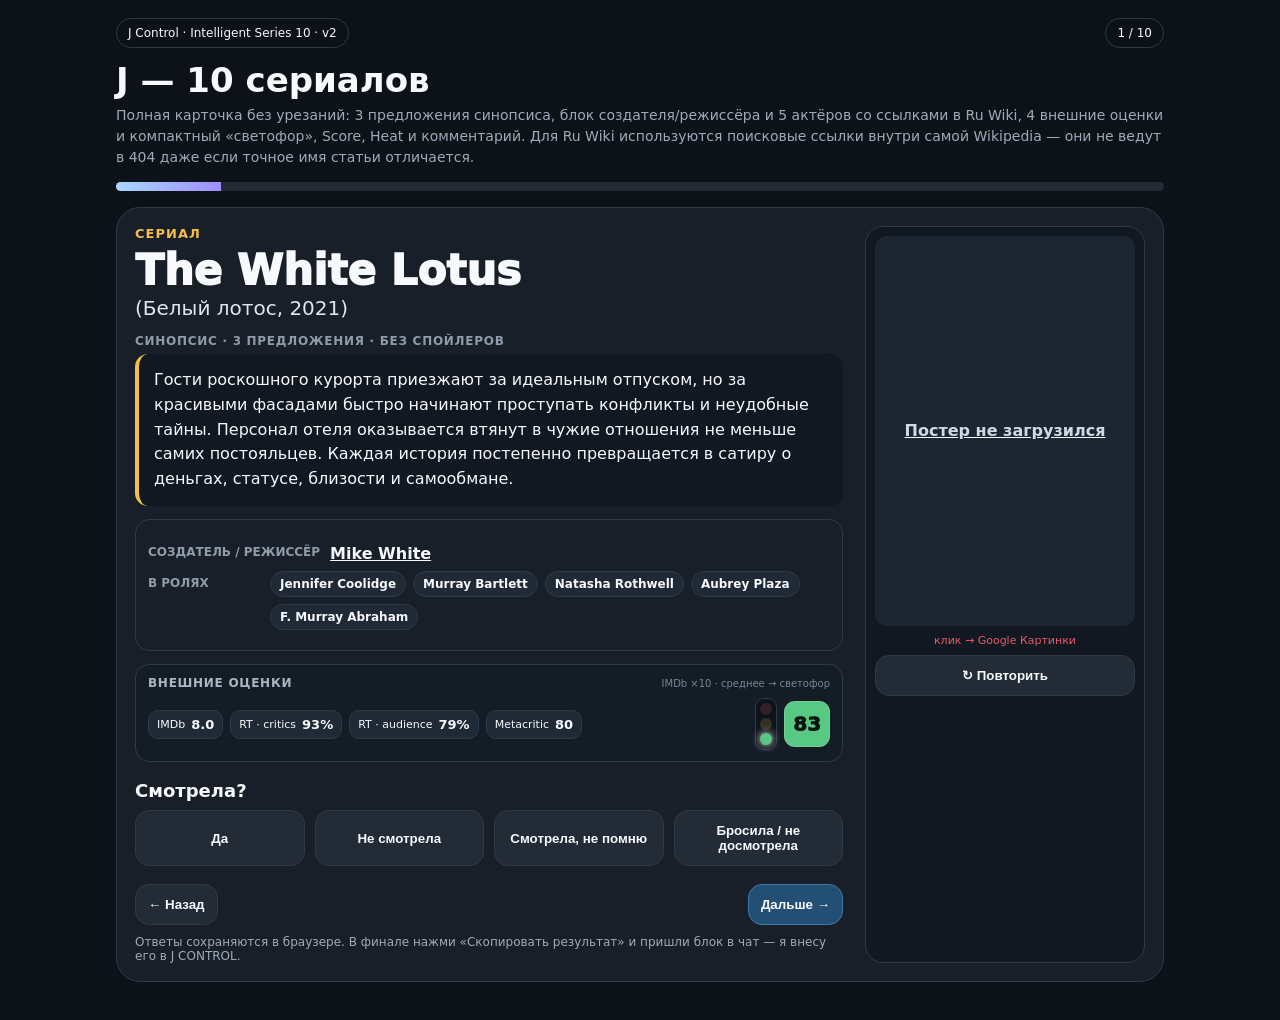
<file: j10.html>
<!doctype html><html lang="ru"><head><meta charset="utf-8"><meta name="viewport" content="width=device-width,initial-scale=1"><title>J Control · Series 10 · v2</title><style>:root{--bg:#0d1219;--card:#181f29;--panel:#111821;--line:#2f3a48;--text:#f7f9fc;--muted:#9faab8;--accent:#a7d8ff;--gold:#f6bd4a;--red:#e55b67;--yellow:#e5b84f;--green:#57c984}*{box-sizing:border-box}body{margin:0;background:var(--bg);color:var(--text);font-family:Inter,system-ui,-apple-system,Segoe UI,Arial,sans-serif}.wrap{max-width:1080px;margin:auto;padding:18px 16px 38px}.head{display:flex;justify-content:space-between;align-items:center;gap:12px}.badge,.counter{border:1px solid var(--line);border-radius:999px;padding:7px 11px;font-size:12px}h1{font-size:34px;margin:12px 0 5px}.sub{color:var(--muted);font-size:14px;line-height:1.5;margin-bottom:14px}.bar{height:9px;background:#222b36;border-radius:999px;overflow:hidden;margin:14px 0 16px}.bar>div{height:100%;background:linear-gradient(90deg,var(--accent),#9f8cff)}.card{background:var(--card);border:1px solid var(--line);border-radius:24px;padding:18px}.layout{display:grid;grid-template-columns:minmax(0,1fr) 280px;gap:22px}.type{font-size:13px;color:var(--gold);font-weight:900;text-transform:uppercase;letter-spacing:.08em}.title{font-size:42px;font-weight:950;line-height:1.05;margin:8px 0 3px}a{color:inherit}.titleLink{text-decoration:none}.titleLink:hover,.person:hover{text-decoration:underline;text-underline-offset:3px}.ru{font-size:20px;color:#dfe6ef;margin-bottom:14px}.label{font-size:12px;color:#8f9baa;font-weight:850;text-transform:uppercase;letter-spacing:.06em;margin-bottom:6px}.synopsis{background:var(--panel);border-left:4px solid var(--gold);border-radius:13px;padding:14px 15px;line-height:1.55}.people,.ratings{margin-top:13px;border:1px solid var(--line);border-radius:14px;padding:12px}.prow{display:flex;gap:10px;align-items:flex-start;margin:8px 0}.plabel{min-width:112px;font-size:12px;color:#8f9baa;font-weight:850;text-transform:uppercase;padding-top:5px}.value{font-weight:850;padding-top:4px}.chips,.ratingchips{display:flex;gap:7px;flex-wrap:wrap}.chip{border:1px solid var(--line);background:#202936;border-radius:999px;padding:5px 9px;font-size:12px;font-weight:800;text-decoration:none}.ratings{background:#141c26;padding:11px 12px}.rhead{display:flex;justify-content:space-between;gap:8px;align-items:center;margin-bottom:8px}.rtitle{font-size:12px;color:#aab6c4;font-weight:900;text-transform:uppercase;letter-spacing:.06em}.rnote{font-size:10px;color:#778595}.rbody{display:flex;align-items:center;gap:10px}.ratingchips{flex:1}.rchip{display:inline-flex;gap:6px;align-items:center;border:1px solid var(--line);border-radius:10px;padding:6px 8px;background:#202936;text-decoration:none;font-size:11px}.rchip b{font-size:13px}.trafficWrap{display:flex;align-items:center;gap:7px}.traffic{width:22px;padding:4px;border:1px solid var(--line);border-radius:9px;background:#0d131a;display:grid;gap:3px}.lamp{width:12px;height:12px;border-radius:50%;opacity:.18}.lamp.red{background:var(--red)}.lamp.yellow{background:var(--yellow)}.lamp.green{background:var(--green)}.lamp.active{opacity:1;box-shadow:0 0 8px currentColor}.avg{width:46px;height:46px;border-radius:11px;display:grid;place-items:center;font-size:20px;font-weight:950;border:1px solid rgba(255,255,255,.14)}.avg.red{background:var(--red)}.avg.yellow{background:var(--yellow);color:#171205}.avg.green{background:var(--green);color:#07160d}.q{font-size:18px;font-weight:900;margin:18px 0 9px}.grid{display:grid;grid-template-columns:repeat(auto-fit,minmax(125px,1fr));gap:10px}button{border:1px solid var(--line);background:#222b36;color:var(--text);border-radius:14px;padding:12px;font-weight:850;cursor:pointer}button.sel{outline:2px solid var(--accent);background:#25394d}button.fire.sel{outline-color:var(--gold);background:#3a3221}.comment{width:100%;min-height:72px;margin-top:9px;border:1px solid var(--line);border-radius:12px;padding:10px 12px;background:#10161e;color:var(--text);resize:vertical;font:14px/1.45 inherit}.posterBox{border:1px solid var(--line);border-radius:18px;padding:9px;background:#111821}.posterStage{position:relative;width:100%;aspect-ratio:2/3;background:#1b2632;border-radius:12px;overflow:hidden;display:flex;align-items:center;justify-content:center}.poster{position:absolute;inset:0;width:100%;height:100%;object-fit:cover;display:none}.poster.show{display:block}.msg{text-align:center;padding:18px;color:#cfd9e4;font-weight:850;line-height:1.4}.spin{width:32px;height:32px;border:3px solid #394656;border-top-color:var(--accent);border-radius:50%;animation:s .8s linear infinite;margin:0 auto 10px}@keyframes s{to{transform:rotate(360deg)}}.pstat{text-align:center;font-size:11px;margin-top:8px;color:var(--muted)}.pstat.ok{color:var(--green)}.pstat.bad{color:var(--red)}.nav{display:flex;justify-content:space-between;margin-top:18px}.primary{background:#244f75;border-color:#3d78a9}.note{font-size:12px;color:var(--muted);margin-top:10px}#ratingBlock,#done{display:none}.result{width:100%;min-height:340px;background:#10161e;border:1px solid var(--line);border-radius:14px;padding:14px;color:var(--text);font:14px/1.5 ui-monospace,SFMono-Regular,Consolas,monospace}.copy{margin-top:12px}@media(max-width:820px){.layout{grid-template-columns:1fr}.posterBox{max-width:300px;margin:auto}.title{font-size:34px}}@media(max-width:560px){.rbody{align-items:flex-end}.grid{grid-template-columns:repeat(2,1fr)}.prow{flex-direction:column;gap:3px}.plabel{min-width:0}}</style></head><body><div class="wrap"><section id="quiz"><div class="head"><div class="badge">J Control · Intelligent Series 10 · v2</div><div class="counter" id="counter">1 / 10</div></div><h1>J — 10 сериалов</h1><div class="sub">Полная карточка без урезаний: 3 предложения синопсиса, блок создателя/режиссёра и 5 актёров со ссылками в Ru Wiki, 4 внешние оценки и компактный «светофор», Score, Heat и комментарий. Для Ru Wiki используются поисковые ссылки внутри самой Wikipedia — они не ведут в 404 даже если точное имя статьи отличается.</div><div class="bar"><div id="progress"></div></div><div class="card"><div class="layout"><main><div class="type">Сериал</div><a id="titleLink" class="titleLink" target="_blank" rel="noopener"><div class="title" id="title"></div></a><div class="ru" id="ru"></div><div class="label">Синопсис · 3 предложения · без спойлеров</div><div class="synopsis" id="synopsis"></div><div class="people"><div class="prow"><div class="plabel">Создатель / режиссёр</div><div class="value" id="director"></div></div><div class="prow"><div class="plabel">В ролях</div><div class="chips" id="actors"></div></div></div><div class="ratings"><div class="rhead"><div class="rtitle">Внешние оценки</div><div class="rnote">IMDb ×10 · среднее → светофор</div></div><div class="rbody"><div class="ratingchips" id="externalRatings"></div><div class="trafficWrap"><div class="traffic" id="traffic"><span class="lamp red"></span><span class="lamp yellow"></span><span class="lamp green"></span></div><div class="avg" id="avg"></div></div></div></div><div class="q">Смотрела?</div><div class="grid" id="status"><button data-v="watched">Да</button><button data-v="notwatched">Не смотрела</button><button data-v="forgot">Смотрела, не помню</button><button data-v="partial">Бросила / не досмотрела</button></div><div id="ratingBlock"><div class="q">Оценка J</div><div class="grid" id="rating"><button data-v="1">1</button><button data-v="2">2</button><button data-v="3">3</button><button data-v="4">4</button><button data-v="5">5</button></div><div class="q">Heat</div><div class="grid" id="heat"><button class="fire" data-v="0">🧊</button><button class="fire" data-v="1">🔥</button><button class="fire" data-v="2">🔥🔥</button><button class="fire" data-v="3">🔥🔥🔥</button></div><div class="q">Комментарий <span style="font-size:12px;color:var(--muted);font-weight:600">· необязательно</span></div><textarea id="comment" class="comment" placeholder="Что сработало / не сработало, актёры, финал, музыка, личные крючки…"></textarea></div><div class="nav"><button id="prev">← Назад</button><button id="next" class="primary">Дальше →</button></div><div class="note">Ответы сохраняются в браузере. В финале нажми «Скопировать результат» и пришли блок в чат — я внесу его в J CONTROL.</div></main><aside class="posterBox"><a id="posterLink" target="_blank" rel="noopener"><div class="posterStage"><img id="poster" class="poster" alt="Постер"><div id="msg" class="msg"><div class="spin"></div>Ищу постер…</div></div></a><div id="pstat" class="pstat">TVmaze → Wikipedia fallback</div><button id="retry" style="width:100%;margin-top:8px">↻ Повторить</button></aside></div></div></section><section id="done"><div class="card"><div class="badge">J Control · Intelligent Series 10 · v2</div><h1>Готово</h1><textarea id="result" class="result" readonly></textarea><button id="copy" class="primary copy">Скопировать результат</button></div></section></div><script>const ITEMS=[{"title":"The White Lotus","ru":"Белый лотос","year":2021,"director":"Mike White","actors":["Jennifer Coolidge","Murray Bartlett","Natasha Rothwell","Aubrey Plaza","F. Murray Abraham"],"enwiki":"The White Lotus","synopsis":"Гости роскошного курорта приезжают за идеальным отпуском, но за красивыми фасадами быстро начинают проступать конфликты и неудобные тайны. Персонал отеля оказывается втянут в чужие отношения не меньше самих постояльцев. Каждая история постепенно превращается в сатиру о деньгах, статусе, близости и самообмане.","ratings":[["IMDb","8.0",80,"https://www.imdb.com/title/tt13406094/ratings/"],["RT · critics","93%",93,"https://www.rottentomatoes.com/tv/the_white_lotus"],["RT · audience","79%",79,"https://www.rottentomatoes.com/tv/the_white_lotus"],["Metacritic","80",80,"https://www.metacritic.com/tv/the-white-lotus/"]],"avg":83},{"title":"Big Little Lies","ru":"Большая маленькая ложь","year":2017,"director":"Jean-Marc Vallée","actors":["Reese Witherspoon","Nicole Kidman","Shailene Woodley","Laura Dern","Zoë Kravitz"],"enwiki":"Big Little Lies (TV series)","synopsis":"В благополучном калифорнийском городке жизни нескольких матерей переплетаются вокруг школы, семейных конфликтов и старых травм. С самого начала известно, что одна из местных историй закончится убийством, но неизвестно чьим и почему. Сериал постепенно снимает глянцевый слой с семей, которые снаружи кажутся почти идеальными.","ratings":[["IMDb","8.4",84,"https://www.imdb.com/title/tt3920596/ratings/"],["RT · critics","89%",89,"https://www.rottentomatoes.com/tv/big_little_lies"],["RT · audience","90%",90,"https://www.rottentomatoes.com/tv/big_little_lies"],["Metacritic","78",78,"https://www.metacritic.com/tv/big-little-lies/"]],"avg":85},{"title":"The Queen's Gambit","ru":"Ход королевы","year":2020,"director":"Scott Frank","actors":["Anya Taylor-Joy","Marielle Heller","Thomas Brodie-Sangster","Moses Ingram","Bill Camp"],"enwiki":"The Queen's Gambit (miniseries)","synopsis":"Осиротевшая Бет Хармон обнаруживает необычайный талант к шахматам и постепенно входит в мир большого спорта. Быстрый успех соседствует с одиночеством, зависимостями и сложными отношениями с людьми вокруг неё. Её путь к вершине становится одновременно соревнованием с соперниками и борьбой с самой собой.","ratings":[["IMDb","8.5",85,"https://www.imdb.com/title/tt10048342/ratings/"],["RT · critics","96%",96,"https://www.rottentomatoes.com/tv/the_queens_gambit"],["RT · audience","94%",94,"https://www.rottentomatoes.com/tv/the_queens_gambit"],["Metacritic","79",79,"https://www.metacritic.com/tv/the-queens-gambit/"]],"avg":89},{"title":"The Bear","ru":"Медведь","year":2022,"director":"Christopher Storer","actors":["Jeremy Allen White","Ayo Edebiri","Ebon Moss-Bachrach","Abby Elliott","Lionel Boyce"],"enwiki":"The Bear (TV series)","synopsis":"Молодой шеф высокой кухни возвращается в Чикаго, чтобы управлять семейной закусочной после смерти брата. Вместо привычной ресторанной дисциплины он сталкивается с хаосом, долгами и командой, которая не собирается легко меняться. Постепенно история кухни превращается в напряжённую драму о семье, амбициях и цене профессионализма.","ratings":[["IMDb","8.5",85,"https://www.imdb.com/title/tt14452776/ratings/"],["RT · critics","96%",96,"https://www.rottentomatoes.com/tv/the_bear"],["RT · audience","80%",80,"https://www.rottentomatoes.com/tv/the_bear"],["Metacritic","83",83,"https://www.metacritic.com/tv/the-bear/"]],"avg":86},{"title":"Killing Eve","ru":"Убивая Еву","year":2018,"director":"Phoebe Waller-Bridge","actors":["Sandra Oh","Jodie Comer","Fiona Shaw","Kim Bodnia","Owen McDonnell"],"enwiki":"Killing Eve","synopsis":"Сотрудница британской разведки Ева Поластри начинает охоту на харизматичную наёмную убийцу Вилланель. Профессиональный интерес быстро превращается во взаимную одержимость, из-за которой обе всё чаще нарушают правила. Шпионский триллер постепенно становится опасной психологической игрой между двумя женщинами.","ratings":[["IMDb","8.0",80,"https://www.imdb.com/title/tt7016936/ratings/"],["RT · critics","89%",89,"https://www.rottentomatoes.com/tv/killing_eve"],["RT · audience","78%",78,"https://www.rottentomatoes.com/tv/killing_eve"],["Metacritic","75",75,"https://www.metacritic.com/tv/killing-eve/"]],"avg":81},{"title":"The Morning Show","ru":"Утреннее шоу","year":2019,"director":"Mimi Leder / Jay Carson","actors":["Jennifer Aniston","Reese Witherspoon","Billy Crudup","Mark Duplass","Greta Lee"],"enwiki":"The Morning Show (American TV series)","synopsis":"Популярное американское утреннее шоу оказывается в кризисе после громкого скандала вокруг одного из ведущих. Внутри телеканала начинается борьба за влияние, карьеру и контроль над публичной версией происходящего. Личные амбиции постоянно сталкиваются с профессиональной этикой, политикой корпорации и новой медийной реальностью.","ratings":[["IMDb","8.1",81,"https://www.imdb.com/title/tt7203552/ratings/"],["RT · critics","64%",64,"https://www.rottentomatoes.com/tv/the_morning_show"],["RT · audience","82%",82,"https://www.rottentomatoes.com/tv/the_morning_show"],["Metacritic","61",61,"https://www.metacritic.com/tv/the-morning-show/"]],"avg":72},{"title":"The Diplomat","ru":"Дипломат","year":2023,"director":"Debora Cahn","actors":["Keri Russell","Rufus Sewell","David Gyasi","Ali Ahn","Rory Kinnear"],"enwiki":"The Diplomat (American TV series)","synopsis":"Опытный американский дипломат неожиданно получает должность посла в Великобритании в момент международного кризиса. Новая роль заставляет её одновременно управлять глобальными рисками, политическими интригами и крайне сложным браком. Чем выше ставки, тем труднее отделить дипломатическую стратегию от личных отношений.","ratings":[["IMDb","8.0",80,"https://www.imdb.com/title/tt17491088/ratings/"],["RT · critics","92%",92,"https://www.rottentomatoes.com/tv/the_diplomat"],["RT · audience","74%",74,"https://www.rottentomatoes.com/tv/the_diplomat"],["Metacritic","75",75,"https://www.metacritic.com/tv/the-diplomat/"]],"avg":80},{"title":"Only Murders in the Building","ru":"Убийства в одном здании","year":2021,"director":"Steve Martin / John Hoffman","actors":["Steve Martin","Martin Short","Selena Gomez","Michael Cyril Creighton","Meryl Streep"],"enwiki":"Only Murders in the Building","synopsis":"Трое соседей по роскошному нью-йоркскому дому обнаруживают общую страсть к true crime и начинают расследовать загадочную смерть в своём здании. Их любительский подкаст быстро становится частью самого дела и привлекает внимание окружающих. Детективная интрига постоянно смешивается с комедией, дружбой и очень театральными характерами.","ratings":[["IMDb","8.0",80,"https://www.imdb.com/title/tt11691774/ratings/"],["RT · critics","95%",95,"https://www.rottentomatoes.com/tv/only_murders_in_the_building"],["RT · audience","89%",89,"https://www.rottentomatoes.com/tv/only_murders_in_the_building"],["Metacritic","77",77,"https://www.metacritic.com/tv/only-murders-in-the-building/"]],"avg":85},{"title":"Ted Lasso","ru":"Тед Лассо","year":2020,"director":"Bill Lawrence / Jason Sudeikis","actors":["Jason Sudeikis","Hannah Waddingham","Juno Temple","Brett Goldstein","Brendan Hunt"],"enwiki":"Ted Lasso","synopsis":"Американского тренера по футболу приглашают руководить английским клубом, хотя он почти ничего не знает о европейской игре. Его демонстративный оптимизм сначала выглядит нелепо, но постепенно начинает менять отношения внутри команды и клуба. За комедийной основой скрывается история о лидерстве, уязвимости и человеческом доверии.","ratings":[["IMDb","8.7",87,"https://www.imdb.com/title/tt10986410/ratings/"],["RT · critics","90%",90,"https://www.rottentomatoes.com/tv/ted_lasso"],["RT · audience","84%",84,"https://www.rottentomatoes.com/tv/ted_lasso"],["Metacritic","74",74,"https://www.metacritic.com/tv/ted-lasso/"]],"avg":84},{"title":"The Night Manager","ru":"Ночной администратор","year":2016,"director":"Susanne Bier / David Farr","actors":["Tom Hiddleston","Hugh Laurie","Olivia Colman","Elizabeth Debicki","Tom Hollander"],"enwiki":"The Night Manager (British TV series)","synopsis":"Бывший солдат Джонатан Пайн работает ночным администратором дорогого отеля и неожиданно оказывается связан с делом международного торговца оружием. Британская разведка просит его внедриться в ближайшее окружение опасного бизнесмена. Чем глубже Пайн входит в чужой мир, тем рискованнее становится сохранить собственную роль и границы.","ratings":[["IMDb","8.0",80,"https://www.imdb.com/title/tt1399664/ratings/"],["RT · critics","88%",88,"https://www.rottentomatoes.com/tv/the_night_manager"],["RT · audience","75%",75,"https://www.rottentomatoes.com/tv/the_night_manager"],["Metacritic","79",79,"https://www.metacritic.com/tv/the-night-manager/"]],"avg":81}],KEY='j_control_series10_v2';let idx=0,answers={},seq=0,posterCache={};const $=s=>document.querySelector(s);try{const s=JSON.parse(localStorage.getItem(KEY));if(s){idx=Math.min(s.idx||0,ITEMS.length-1);answers=s.answers||{}}}catch(e){}function save(){try{localStorage.setItem(KEY,JSON.stringify({idx,answers}))}catch(e){}}function cur(){return answers[idx]||(answers[idx]={})}function sel(c,v){[...c.querySelectorAll('button[data-v]')].forEach(b=>b.classList.toggle('sel',String(b.dataset.v)===String(v)))}function ruWiki(q){return 'https://ru.wikipedia.org/w/index.php?search='+encodeURIComponent(q)}function signal(n){return n<=33?'red':n<=66?'yellow':'green'}function renderRatings(it){$('#externalRatings').innerHTML=it.ratings.map(r=>`<a class="rchip" href="${r[3]}" target="_blank" rel="noopener"><span>${r[0]}</span><b>${r[1]}</b></a>`).join('');const c=signal(it.avg);$('#avg').className='avg '+c;$('#avg').textContent=it.avg;[...$('#traffic').children].forEach(x=>x.classList.remove('active'));$('#traffic .'+c).classList.add('active')}function pUI(mode,txt){const img=$('#poster'),msg=$('#msg'),st=$('#pstat');if(mode==='load'){img.classList.remove('show');msg.style.display='block';msg.innerHTML='<div class="spin"></div>Ищу постер…';st.className='pstat';st.textContent='TVmaze → Wikipedia fallback'}else if(mode==='ok'){msg.style.display='none';img.classList.add('show');st.className='pstat ok';st.textContent='✓ '+txt}else{img.classList.remove('show');msg.style.display='block';msg.textContent='Постер не загрузился';st.className='pstat bad';st.textContent='клик → Google Картинки'}}function tryImg(url,label,my,myIdx){return new Promise((res,rej)=>{const im=$('#poster');let done=false,t=setTimeout(()=>{if(done)return;done=true;rej()},6000);im.onload=()=>{if(done||my!==seq||myIdx!==idx)return;done=true;clearTimeout(t);posterCache[myIdx]={url,label};res()};im.onerror=()=>{if(done)return;done=true;clearTimeout(t);rej()};im.src=url})}async function loadPoster(force=false){const my=++seq,myIdx=idx,it=ITEMS[idx];pUI('load');if(!force&&posterCache[myIdx]){try{await tryImg(posterCache[myIdx].url,posterCache[myIdx].label,my,myIdx);pUI('ok',posterCache[myIdx].label);return}catch(e){delete posterCache[myIdx]}}try{const r=await fetch('https://api.tvmaze.com/singlesearch/shows?q='+encodeURIComponent(it.title));if(r.ok){const s=await r.json();const u=s?.image?.original||s?.image?.medium;if(u){await tryImg(u,'TVmaze',my,myIdx);pUI('ok','TVmaze');return}}}catch(e){}if(my!==seq||myIdx!==idx)return;try{const u='https://en.wikipedia.org/w/api.php?action=query&format=json&origin=*&prop=pageimages&piprop=thumbnail|original&pithumbsize=1200&titles='+encodeURIComponent(it.enwiki);const r=await fetch(u);if(r.ok){const j=await r.json();const p=Object.values(j?.query?.pages||{})[0],src=p?.original?.source||p?.thumbnail?.source;if(src){await tryImg(src,'English Wikipedia',my,myIdx);pUI('ok','English Wikipedia');return}}}catch(e){}if(my===seq&&myIdx===idx)pUI('bad')}function render(){const it=ITEMS[idx],a=cur();seq++;$('#counter').textContent=`${idx+1} / ${ITEMS.length}`;$('#progress').style.width=`${((idx+1)/ITEMS.length)*100}%`;$('#title').textContent=it.title;$('#ru').textContent=`(${it.ru}, ${it.year})`;$('#titleLink').href=ruWiki(it.ru+' сериал');$('#synopsis').textContent=it.synopsis;$('#director').innerHTML=it.director.split(' / ').map(x=>`<a class="person" href="${ruWiki(x)}" target="_blank" rel="noopener">${x}</a>`).join(' / ');$('#actors').innerHTML=it.actors.map(x=>`<a class="chip" href="${ruWiki(x)}" target="_blank" rel="noopener">${x}</a>`).join('');$('#posterLink').href='https://www.google.com/search?tbm=isch&q='+encodeURIComponent(it.title+' '+it.year+' series poster');renderRatings(it);sel($('#status'),a.status);sel($('#rating'),a.rating);sel($('#heat'),a.heat);$('#comment').value=a.comment||'';$('#ratingBlock').style.display=(a.status==='watched'||a.status==='partial')?'block':'none';$('#prev').disabled=idx===0;$('#next').textContent=idx===ITEMS.length-1?'Завершить':'Дальше →';save();loadPoster()}$('#retry').onclick=()=>loadPoster(true);$('#status').onclick=e=>{const v=e.target.dataset.v;if(!v)return;const a=cur();a.status=v;if(v==='notwatched'||v==='forgot'){delete a.rating;delete a.heat;delete a.comment}render()};$('#rating').onclick=e=>{const v=e.target.dataset.v;if(!v)return;cur().rating=+v;render()};$('#heat').onclick=e=>{const v=e.target.dataset.v;if(v===undefined)return;cur().heat=+v;render()};$('#comment').oninput=e=>{cur().comment=e.target.value;save()};$('#prev').onclick=()=>{if(idx>0){idx--;render()}};$('#next').onclick=()=>{const a=cur();if(!a.status){alert('Сначала выбери статус просмотра.');return}if((a.status==='watched'||a.status==='partial')&&a.rating===undefined){alert('Поставь оценку 1–5.');return}if((a.status==='watched'||a.status==='partial')&&a.heat===undefined){alert('Выбери Heat.');return}if(idx<ITEMS.length-1){idx++;render()}else finish()};function finish(){seq++;save();$('#quiz').style.display='none';$('#done').style.display='block';const L=['J CONTROL — SERIES 10 · AUTHORITATIVE',''];ITEMS.forEach((it,i)=>{const a=answers[i]||{},n=`${it.title} (${it.ru}, ${it.year})`;if(a.status==='notwatched')L.push(`${i+1}. ${n} — не смотрела`);else if(a.status==='forgot')L.push(`${i+1}. ${n} — смотрела, оценку не помню`);else if(a.status==='watched'||a.status==='partial'){const h=a.heat?' '+'🔥'.repeat(a.heat):' 🧊';L.push(`${i+1}. ${n} — J=${a.rating}${h}${a.status==='partial'?' [не досмотрела]':''}${a.comment?' | '+a.comment:''}`)}});$('#result').value=L.join('\n');$('#result').focus();$('#result').select()}$('#copy').onclick=async()=>{try{await navigator.clipboard.writeText($('#result').value);$('#copy').textContent='Скопировано ✓'}catch(e){$('#result').focus();$('#result').select();document.execCommand('copy')}};render();</script></body></html>
</file>
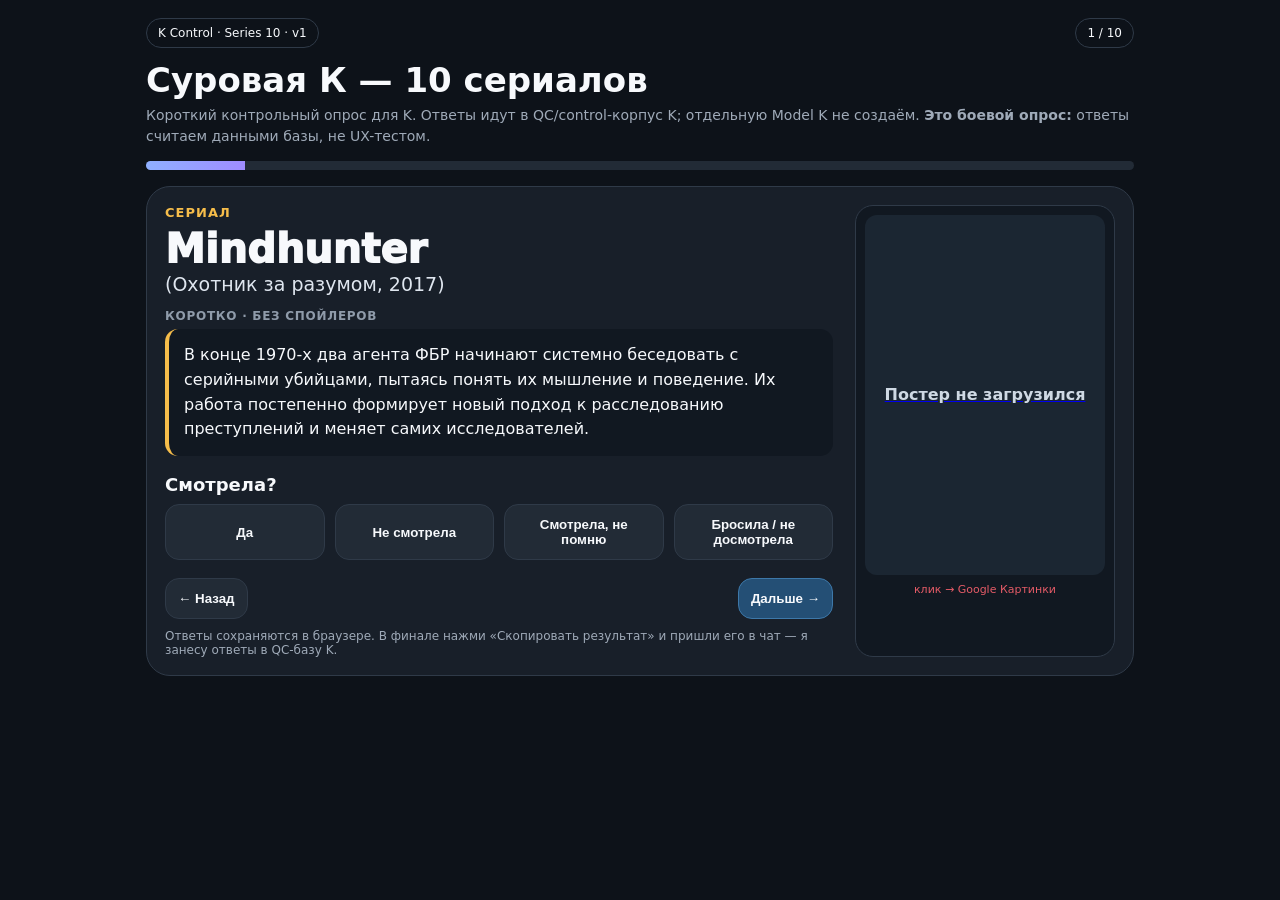
<file: k10.html>
<!doctype html>
<html lang="ru"><head><meta charset="utf-8"><meta name="viewport" content="width=device-width,initial-scale=1">
<title>Суровая К — 10 сериалов</title>
<style>
:root{--bg:#0d1219;--card:#181f29;--panel:#111821;--line:#2f3a48;--text:#f7f9fc;--muted:#9faab8;--accent:#8fb0ff;--gold:#f6bd4a}
*{box-sizing:border-box}body{margin:0;background:var(--bg);color:var(--text);font-family:Inter,system-ui,-apple-system,Segoe UI,Arial,sans-serif}
.wrap{max-width:1020px;margin:auto;padding:18px 16px 38px}.head{display:flex;justify-content:space-between;align-items:center;gap:12px}
.badge,.counter{border:1px solid var(--line);border-radius:999px;padding:7px 11px;font-size:12px}h1{font-size:34px;margin:12px 0 5px}
.sub{color:var(--muted);font-size:14px;line-height:1.5;margin-bottom:14px}.bar{height:9px;background:#222b36;border-radius:999px;overflow:hidden;margin:14px 0 16px}.bar>div{height:100%;background:linear-gradient(90deg,var(--accent),#9f8cff)}
.card{background:var(--card);border:1px solid var(--line);border-radius:24px;padding:18px}.layout{display:grid;grid-template-columns:minmax(0,1fr) 260px;gap:22px}
.type{font-size:13px;color:var(--gold);font-weight:900;text-transform:uppercase;letter-spacing:.08em}.title{font-size:40px;font-weight:950;line-height:1.05;margin:8px 0 3px}.titleLink{color:var(--text);text-decoration:none}.titleLink:hover{text-decoration:underline;text-underline-offset:4px}.ru{font-size:19px;color:#dfe6ef;margin-bottom:14px}
.label{font-size:12px;color:#8f9baa;font-weight:850;text-transform:uppercase;letter-spacing:.06em;margin-bottom:6px}.synopsis{background:var(--panel);border-left:4px solid var(--gold);border-radius:13px;padding:14px 15px;line-height:1.55}
.q{font-size:18px;font-weight:900;margin:18px 0 9px}.grid{display:grid;grid-template-columns:repeat(auto-fit,minmax(125px,1fr));gap:10px}button{border:1px solid var(--line);background:#222b36;color:var(--text);border-radius:14px;padding:12px;font-weight:850;cursor:pointer}button.sel{outline:2px solid var(--accent);background:#25394d}button.fire.sel{outline-color:var(--gold);background:#3a3221}.primary{background:#244f75;border-color:#3d78a9}
.comment{width:100%;min-height:64px;margin-top:9px;border:1px solid var(--line);border-radius:12px;padding:10px 12px;background:#10161e;color:var(--text);resize:vertical;font:14px/1.45 inherit}
.posterBox{border:1px solid var(--line);border-radius:18px;padding:9px;background:#111821}.posterStage{position:relative;width:100%;aspect-ratio:2/3;background:#1b2632;border-radius:12px;overflow:hidden;display:flex;align-items:center;justify-content:center}.poster{position:absolute;inset:0;width:100%;height:100%;object-fit:cover;display:none}.poster.show{display:block}.msg{text-align:center;padding:18px;color:#cfd9e4;font-weight:850;line-height:1.4}.spin{width:32px;height:32px;border:3px solid #394656;border-top-color:var(--accent);border-radius:50%;animation:s .8s linear infinite;margin:0 auto 10px}@keyframes s{to{transform:rotate(360deg)}}.pstat{text-align:center;font-size:11px;margin-top:8px;color:var(--muted)}.pstat.ok{color:#57c984}.pstat.bad{color:#e55b67}
.nav{display:flex;justify-content:space-between;margin-top:18px}.note{font-size:12px;color:var(--muted);margin-top:10px}#ratingBlock,#done{display:none}
.result{width:100%;min-height:360px;background:#10161e;border:1px solid var(--line);border-radius:14px;padding:14px;color:var(--text);font:14px/1.5 ui-monospace,SFMono-Regular,Consolas,monospace}.copy{margin-top:12px}
@media(max-width:760px){.layout{grid-template-columns:1fr}.posterBox{max-width:280px;margin:auto}.title{font-size:32px}}@media(max-width:560px){.grid{grid-template-columns:repeat(2,1fr)}}
</style></head><body><div class="wrap">
<section id="quiz"><div class="head"><div class="badge">K Control · Series 10 · v1</div><div class="counter" id="counter">1 / 10</div></div>
<h1>Суровая К — 10 сериалов</h1><div class="sub">Короткий контрольный опрос для K. Ответы идут в QC/control-корпус K; отдельную Model K не создаём. <b>Это боевой опрос:</b> ответы считаем данными базы, не UX-тестом.</div><div class="bar"><div id="progress"></div></div>
<div class="card"><div class="layout"><main><div class="type">Сериал</div><a id="titleLink" class="titleLink" target="_blank" rel="noopener"><div class="title" id="title"></div></a><div class="ru" id="ru"></div><div class="label">Коротко · без спойлеров</div><div class="synopsis" id="synopsis"></div>
<div class="q">Смотрела?</div><div class="grid" id="status"><button data-v="watched">Да</button><button data-v="notwatched">Не смотрела</button><button data-v="forgot">Смотрела, не помню</button><button data-v="partial">Бросила / не досмотрела</button></div>
<div id="ratingBlock"><div class="q">Оценка</div><div class="grid" id="rating"><button data-v="1">1</button><button data-v="2">2</button><button data-v="3">3</button><button data-v="4">4</button><button data-v="5">5</button></div><div class="q">Heat</div><div class="grid" id="heat"><button class="fire" data-v="0">🧊</button><button class="fire" data-v="1">🔥</button><button class="fire" data-v="2">🔥🔥</button><button class="fire" data-v="3">🔥🔥🔥</button></div><textarea id="comment" class="comment" placeholder="Комментарий — необязательно"></textarea></div>
<div class="nav"><button id="prev">← Назад</button><button id="next" class="primary">Дальше →</button></div><div class="note">Ответы сохраняются в браузере. В финале нажми «Скопировать результат» и пришли его в чат — я занесу ответы в QC-базу K.</div></main>
<aside class="posterBox"><a id="posterLink" target="_blank" rel="noopener"><div class="posterStage"><img id="poster" class="poster" alt="Постер"><div id="msg" class="msg"><div class="spin"></div>Ищу постер…</div></div></a><div id="pstat" class="pstat">TVmaze API</div></aside></div></div></section>
<section id="done"><div class="card"><div class="badge">K Control · Series 10 · v1</div><h1>Готово</h1><div class="sub">Это авторитетный контрольный результат. Скопируй блок и пришли его в чат — я внесу его в K CONTROL.</div><textarea id="result" class="result" readonly></textarea><button id="copy" class="primary copy">Скопировать результат</button></div></section>
</div><script>
const ITEMS=[{"title":"Mindhunter","ru":"Охотник за разумом","year":2017,"synopsis":"В конце 1970-х два агента ФБР начинают системно беседовать с серийными убийцами, пытаясь понять их мышление и поведение. Их работа постепенно формирует новый подход к расследованию преступлений и меняет самих исследователей."},{"title":"Mare of Easttown","ru":"Мейр из Исттауна","year":2021,"synopsis":"Детектив из небольшого городка расследует убийство молодой женщины, пока её собственная жизнь разваливается под давлением старых травм и семейных проблем. Расследование постепенно вытаскивает наружу связи и секреты почти каждого вокруг."},{"title":"Slow Horses","ru":"Медленные лошади","year":2022,"synopsis":"Сосланные в подразделение неудачников агенты MI5 получают работу, которую нормальные шпионы предпочитают не замечать. Под руководством язвительного Джексона Лэмба эта команда снова и снова оказывается в центре вполне настоящих угроз."},{"title":"Ripley","ru":"Рипли","year":2024,"synopsis":"Мелкий мошенник Том Рипли получает предложение разыскать богатого молодого американца в Италии и уговорить его вернуться домой. Возможность войти в чужую красивую жизнь быстро превращается для Рипли в опасную цепочку лжи и решений."},{"title":"Presumed Innocent","ru":"Презумпция невиновности","year":2024,"synopsis":"Прокурор оказывается главным подозреваемым в убийстве своей коллеги и вынужден защищаться внутри системы, частью которой сам был много лет. Судебное дело, семейная жизнь и профессиональные интриги постепенно начинают конфликтовать между собой."},{"title":"Andor","ru":"Андор","year":2022,"synopsis":"Кассиан Андор ещё далёк от роли героя Восстания и просто пытается выживать под властью Империи. Случайные события втягивают его в подпольную борьбу и показывают, как из отдельных людей постепенно рождается организованное сопротивление."},{"title":"Arcane","ru":"Аркейн","year":2021,"synopsis":"Две сестры оказываются по разные стороны конфликта между богатым Пилтовером и подземным Зауном. Личные травмы, политика и новые технологии превращают их историю в масштабную драму о власти, выборе и разрушенных отношениях."},{"title":"Foundation","ru":"Основание","year":2021,"synopsis":"Математик Гэри Селдон предсказывает неизбежный крах огромной Галактической Империи и предлагает способ сократить грядущую эпоху хаоса. Его план запускает борьбу идей, власти и веры, растянутую на поколения и целые миры."},{"title":"Dark Matter","ru":"Тёмная материя","year":2024,"synopsis":"Физик Джейсон Дессен внезапно оказывается в альтернативной версии собственной жизни и пытается понять, как туда попал. Чтобы вернуться к семье, ему приходится проходить через множество вариантов реальности и сталкиваться с последствиями своих несделанных выборов."},{"title":"Fleabag","ru":"Дрянь","year":2016,"synopsis":"Молодая женщина в Лондоне пытается справляться с потерями, отношениями, семьёй и собственными разрушительными привычками, постоянно обращаясь прямо к зрителю. За быстрым юмором постепенно проявляется история о вине, близости и неспособности честно говорить о боли."}],KEY="k_control_series10_v1";
let idx=0,answers={},seq=0; const $=s=>document.querySelector(s);
try{const s=JSON.parse(localStorage.getItem(KEY));if(s){idx=Math.min(s.idx||0,ITEMS.length-1);answers=s.answers||{}}}catch(e){}
function save(){try{localStorage.setItem(KEY,JSON.stringify({idx,answers}))}catch(e){}}
function cur(){return answers[idx]||(answers[idx]={})}
function sel(c,v){[...c.querySelectorAll('button[data-v]')].forEach(b=>b.classList.toggle('sel',String(b.dataset.v)===String(v)))}
function wikiSearch(it){return 'https://ru.wikipedia.org/w/index.php?search='+encodeURIComponent(it.ru+' сериал')}
function posterUI(mode,text){const img=$('#poster'),msg=$('#msg'),st=$('#pstat');if(mode==='load'){img.classList.remove('show');msg.style.display='block';msg.innerHTML='<div class="spin"></div>Ищу постер…';st.className='pstat';st.textContent='TVmaze API'}else if(mode==='ok'){msg.style.display='none';img.classList.add('show');st.className='pstat ok';st.innerHTML='✓ <a href="'+text.url+'" target="_blank" rel="noopener">TVmaze</a>'}else{img.classList.remove('show');msg.style.display='block';msg.textContent='Постер не загрузился';st.className='pstat bad';st.textContent='клик → Google Картинки'}}
async function loadPoster(){const my=++seq,myIdx=idx,it=ITEMS[idx],img=$('#poster');posterUI('load');try{const r=await fetch('https://api.tvmaze.com/search/shows?q='+encodeURIComponent(it.title));if(!r.ok)throw new Error('HTTP '+r.status);const rows=await r.json();if(my!==seq||myIdx!==idx)return;let found=rows.map(x=>x.show).find(s=>s&&s.name&&s.name.toLowerCase()===it.title.toLowerCase()&&String(s.premiered||'').startsWith(String(it.year)))||rows.map(x=>x.show).find(s=>s&&s.name&&s.name.toLowerCase()===it.title.toLowerCase())||rows[0]?.show;if(!found||!found.image)throw new Error('no image');const src=found.image.original||found.image.medium;img.onload=()=>{if(my!==seq||myIdx!==idx)return;posterUI('ok',found)};img.onerror=()=>posterUI('bad');img.src=src;$('#posterLink').href='https://www.google.com/search?tbm=isch&q='+encodeURIComponent(it.title+' '+it.year+' series poster')}catch(e){if(my===seq&&myIdx===idx)posterUI('bad')}}
function render(){const it=ITEMS[idx],a=cur();seq++;$('#counter').textContent=`${idx+1} / ${ITEMS.length}`;$('#progress').style.width=`${((idx+1)/ITEMS.length)*100}%`;$('#title').textContent=it.title;$('#ru').textContent=`(${it.ru}, ${it.year})`;$('#titleLink').href=wikiSearch(it);$('#synopsis').textContent=it.synopsis;$('#posterLink').href='https://www.google.com/search?tbm=isch&q='+encodeURIComponent(it.title+' '+it.year+' series poster');sel($('#status'),a.status);sel($('#rating'),a.rating);sel($('#heat'),a.heat);$('#comment').value=a.comment||'';$('#ratingBlock').style.display=(a.status==='watched'||a.status==='partial')?'block':'none';$('#prev').disabled=idx===0;$('#next').textContent=idx===ITEMS.length-1?'Завершить':'Дальше →';save();loadPoster()}
$('#status').onclick=e=>{const v=e.target.dataset.v;if(!v)return;const a=cur();a.status=v;if(v==='notwatched'||v==='forgot'){delete a.rating;delete a.heat;delete a.comment}render()};
$('#rating').onclick=e=>{const v=e.target.dataset.v;if(!v)return;cur().rating=+v;render()};
$('#heat').onclick=e=>{const v=e.target.dataset.v;if(v===undefined)return;cur().heat=+v;render()};
$('#comment').oninput=e=>{cur().comment=e.target.value;save()};
$('#prev').onclick=()=>{if(idx>0){idx--;render()}};
$('#next').onclick=()=>{const a=cur();if(!a.status){alert('Сначала выбери статус просмотра.');return}if((a.status==='watched'||a.status==='partial')&&a.rating===undefined){alert('Поставь оценку 1–5.');return}if((a.status==='watched'||a.status==='partial')&&a.heat===undefined){alert('Выбери Heat.');return}if(idx<ITEMS.length-1){idx++;render()}else finish()};
function finish(){seq++;save();$('#quiz').style.display='none';$('#done').style.display='block';const lines=["K CONTROL — SERIES 10 · AUTHORITATIVE",''];ITEMS.forEach((it,i)=>{const a=answers[i]||{},n=`${it.title} (${it.ru}, ${it.year})`;if(a.status==='notwatched')lines.push(`${i+1}. ${n} — не смотрела`);else if(a.status==='forgot')lines.push(`${i+1}. ${n} — смотрела, оценку не помню`);else if(a.status==='watched'||a.status==='partial'){const h=a.heat?' '+'🔥'.repeat(a.heat):' 🧊';lines.push(`${i+1}. ${n} — K=${a.rating}${h}${a.status==='partial'?' [не досмотрела]':''}${a.comment?' | '+a.comment:''}`)}});$('#result').value=lines.join('\n')}
$('#copy').onclick=async()=>{try{await navigator.clipboard.writeText($('#result').value);$('#copy').textContent='Скопировано ✓'}catch(e){$('#result').focus();$('#result').select();document.execCommand('copy');$('#copy').textContent='Скопировано ✓'}};
render();
</script></body></html>
</file>
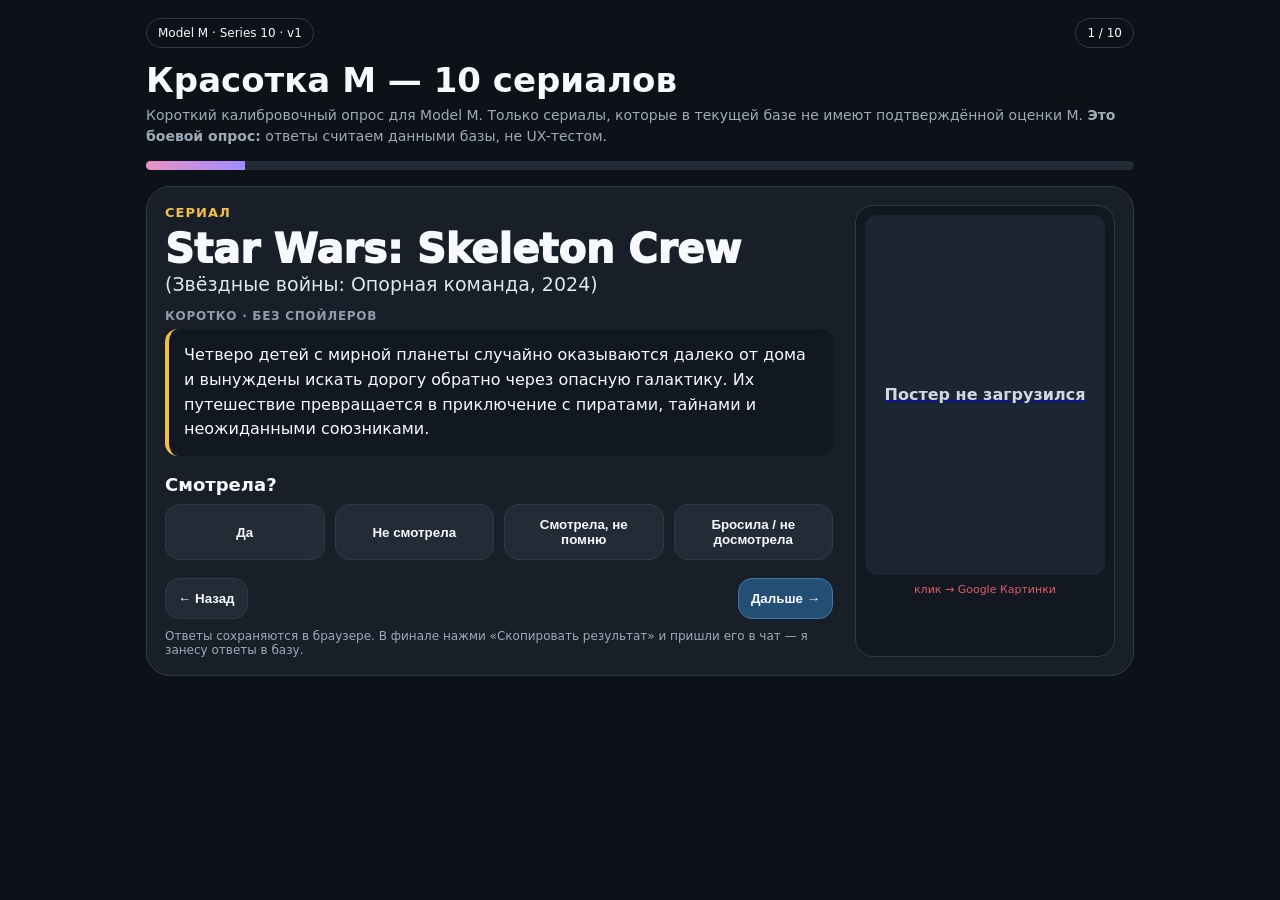
<file: m10.html>
<!doctype html>
<html lang="ru"><head><meta charset="utf-8"><meta name="viewport" content="width=device-width,initial-scale=1">
<title>Красотка М — 10 сериалов</title>
<style>
:root{--bg:#0d1219;--card:#181f29;--panel:#111821;--line:#2f3a48;--text:#f7f9fc;--muted:#9faab8;--accent:#e992c5;--gold:#f6bd4a}
*{box-sizing:border-box}body{margin:0;background:var(--bg);color:var(--text);font-family:Inter,system-ui,-apple-system,Segoe UI,Arial,sans-serif}
.wrap{max-width:1020px;margin:auto;padding:18px 16px 38px}.head{display:flex;justify-content:space-between;align-items:center;gap:12px}
.badge,.counter{border:1px solid var(--line);border-radius:999px;padding:7px 11px;font-size:12px}h1{font-size:34px;margin:12px 0 5px}
.sub{color:var(--muted);font-size:14px;line-height:1.5;margin-bottom:14px}.bar{height:9px;background:#222b36;border-radius:999px;overflow:hidden;margin:14px 0 16px}.bar>div{height:100%;background:linear-gradient(90deg,var(--accent),#9f8cff)}
.card{background:var(--card);border:1px solid var(--line);border-radius:24px;padding:18px}.layout{display:grid;grid-template-columns:minmax(0,1fr) 260px;gap:22px}
.type{font-size:13px;color:var(--gold);font-weight:900;text-transform:uppercase;letter-spacing:.08em}.title{font-size:40px;font-weight:950;line-height:1.05;margin:8px 0 3px}.titleLink{color:var(--text);text-decoration:none}.titleLink:hover{text-decoration:underline;text-underline-offset:4px}.ru{font-size:19px;color:#dfe6ef;margin-bottom:14px}
.label{font-size:12px;color:#8f9baa;font-weight:850;text-transform:uppercase;letter-spacing:.06em;margin-bottom:6px}.synopsis{background:var(--panel);border-left:4px solid var(--gold);border-radius:13px;padding:14px 15px;line-height:1.55}
.q{font-size:18px;font-weight:900;margin:18px 0 9px}.grid{display:grid;grid-template-columns:repeat(auto-fit,minmax(125px,1fr));gap:10px}button{border:1px solid var(--line);background:#222b36;color:var(--text);border-radius:14px;padding:12px;font-weight:850;cursor:pointer}button.sel{outline:2px solid var(--accent);background:#25394d}button.fire.sel{outline-color:var(--gold);background:#3a3221}.primary{background:#244f75;border-color:#3d78a9}
.comment{width:100%;min-height:64px;margin-top:9px;border:1px solid var(--line);border-radius:12px;padding:10px 12px;background:#10161e;color:var(--text);resize:vertical;font:14px/1.45 inherit}
.posterBox{border:1px solid var(--line);border-radius:18px;padding:9px;background:#111821}.posterStage{position:relative;width:100%;aspect-ratio:2/3;background:#1b2632;border-radius:12px;overflow:hidden;display:flex;align-items:center;justify-content:center}.poster{position:absolute;inset:0;width:100%;height:100%;object-fit:cover;display:none}.poster.show{display:block}.msg{text-align:center;padding:18px;color:#cfd9e4;font-weight:850;line-height:1.4}.spin{width:32px;height:32px;border:3px solid #394656;border-top-color:var(--accent);border-radius:50%;animation:s .8s linear infinite;margin:0 auto 10px}@keyframes s{to{transform:rotate(360deg)}}.pstat{text-align:center;font-size:11px;margin-top:8px;color:var(--muted)}.pstat.ok{color:#57c984}.pstat.bad{color:#e55b67}
.nav{display:flex;justify-content:space-between;margin-top:18px}.note{font-size:12px;color:var(--muted);margin-top:10px}#ratingBlock,#done{display:none}
.result{width:100%;min-height:360px;background:#10161e;border:1px solid var(--line);border-radius:14px;padding:14px;color:var(--text);font:14px/1.5 ui-monospace,SFMono-Regular,Consolas,monospace}.copy{margin-top:12px}
@media(max-width:760px){.layout{grid-template-columns:1fr}.posterBox{max-width:280px;margin:auto}.title{font-size:32px}}@media(max-width:560px){.grid{grid-template-columns:repeat(2,1fr)}}
</style></head><body><div class="wrap">
<section id="quiz"><div class="head"><div class="badge">Model M · Series 10 · v1</div><div class="counter" id="counter">1 / 10</div></div>
<h1>Красотка М — 10 сериалов</h1><div class="sub">Короткий калибровочный опрос для Model M. Только сериалы, которые в текущей базе не имеют подтверждённой оценки M. <b>Это боевой опрос:</b> ответы считаем данными базы, не UX-тестом.</div><div class="bar"><div id="progress"></div></div>
<div class="card"><div class="layout"><main><div class="type">Сериал</div><a id="titleLink" class="titleLink" target="_blank" rel="noopener"><div class="title" id="title"></div></a><div class="ru" id="ru"></div><div class="label">Коротко · без спойлеров</div><div class="synopsis" id="synopsis"></div>
<div class="q">Смотрела?</div><div class="grid" id="status"><button data-v="watched">Да</button><button data-v="notwatched">Не смотрела</button><button data-v="forgot">Смотрела, не помню</button><button data-v="partial">Бросила / не досмотрела</button></div>
<div id="ratingBlock"><div class="q">Оценка</div><div class="grid" id="rating"><button data-v="1">1</button><button data-v="2">2</button><button data-v="3">3</button><button data-v="4">4</button><button data-v="5">5</button></div><div class="q">Heat</div><div class="grid" id="heat"><button class="fire" data-v="0">🧊</button><button class="fire" data-v="1">🔥</button><button class="fire" data-v="2">🔥🔥</button><button class="fire" data-v="3">🔥🔥🔥</button></div><textarea id="comment" class="comment" placeholder="Комментарий — необязательно"></textarea></div>
<div class="nav"><button id="prev">← Назад</button><button id="next" class="primary">Дальше →</button></div><div class="note">Ответы сохраняются в браузере. В финале нажми «Скопировать результат» и пришли его в чат — я занесу ответы в базу.</div></main>
<aside class="posterBox"><a id="posterLink" target="_blank" rel="noopener"><div class="posterStage"><img id="poster" class="poster" alt="Постер"><div id="msg" class="msg"><div class="spin"></div>Ищу постер…</div></div></a><div id="pstat" class="pstat">TVmaze API</div></aside></div></div></section>
<section id="done"><div class="card"><div class="badge">Model M · Series 10 · v1</div><h1>Готово</h1><div class="sub">Это авторитетный результат опроса. Скопируй блок и пришли его в чат — я внесу его в MODEL M.</div><textarea id="result" class="result" readonly></textarea><button id="copy" class="primary copy">Скопировать результат</button></div></section>
</div><script>
const ITEMS=[{"title":"Star Wars: Skeleton Crew","ru":"Звёздные войны: Опорная команда","year":2024,"synopsis":"Четверо детей с мирной планеты случайно оказываются далеко от дома и вынуждены искать дорогу обратно через опасную галактику. Их путешествие превращается в приключение с пиратами, тайнами и неожиданными союзниками."},{"title":"The Owl House","ru":"Дом совы","year":2020,"synopsis":"Подросток Луз случайно попадает в магический мир, где знакомится с ведьмой Идой и маленьким демоном Кингом. Вместо школы магии по правилам она учится колдовству своим способом и постепенно раскрывает тайны этого мира."},{"title":"Star Wars Rebels","ru":"Звёздные войны: Повстанцы","year":2014,"synopsis":"Небольшая команда корабля «Призрак» сопротивляется Империи задолго до событий оригинальной трилогии. Юный Эзра присоединяется к повстанцам и начинает узнавать, что значит жить с Силой и отвечать за других."},{"title":"Percy Jackson and the Olympians","ru":"Перси Джексон и Олимпийцы","year":2023,"synopsis":"Перси узнаёт, что древнегреческие боги реальны, а сам он — полубог и сын Посейдона. Вместе с друзьями он отправляется в опасное путешествие, чтобы предотвратить конфликт между богами и разобраться в собственном происхождении."},{"title":"Hilda","ru":"Хильда","year":2018,"synopsis":"Синеволосая Хильда переезжает из дикой местности в город Трольберг и обнаруживает, что магические существа никуда не исчезли. Любопытство постоянно втягивает её и друзей в добрые, странные и иногда опасные приключения."},{"title":"Amphibia","ru":"Амфибия","year":2019,"synopsis":"Школьница Энн открывает загадочную музыкальную шкатулку и переносится в мир разумных лягушек и других амфибий. Чтобы вернуться домой, ей приходится освоиться в чужом мире, найти друзей и разобраться в тайне своего появления."},{"title":"The Dragon Prince","ru":"Принц-дракон","year":2018,"synopsis":"Два человеческих принца и юная эльфийка объединяются, чтобы вернуть яйцо наследника короля драконов и остановить большую войну. Дорога через мир магии постепенно превращает бывших противников в настоящую команду."},{"title":"Carmen Sandiego","ru":"Кармен Сандиего","year":2019,"synopsis":"Кармен выросла среди профессиональных воров, но решает использовать полученные навыки против своей бывшей организации. Путешествуя по миру, она предотвращает кражи и постепенно раскрывает тайны собственного прошлого."},{"title":"A Good Girl's Guide to Murder","ru":"Хороших девочек не убивают","year":2024,"synopsis":"Школьница Пип сомневается, что громкое местное убийство было раскрыто правильно, и начинает собственное расследование. Чем глубже она копает, тем опаснее становятся старые секреты людей вокруг неё."},{"title":"The Mysterious Benedict Society","ru":"Тайное общество мистера Бенедикта","year":2021,"synopsis":"Четверо необычайно способных детей проходят странные испытания и получают секретное задание от эксцентричного мистера Бенедикта. Им предстоит внедриться в загадочную школу и использовать не силу, а ум, наблюдательность и взаимное доверие."}],KEY="model_m_series10_v1";
let idx=0,answers={},seq=0; const $=s=>document.querySelector(s);
try{const s=JSON.parse(localStorage.getItem(KEY));if(s){idx=Math.min(s.idx||0,ITEMS.length-1);answers=s.answers||{}}}catch(e){}
function save(){try{localStorage.setItem(KEY,JSON.stringify({idx,answers}))}catch(e){}}
function cur(){return answers[idx]||(answers[idx]={})}
function sel(c,v){[...c.querySelectorAll('button[data-v]')].forEach(b=>b.classList.toggle('sel',String(b.dataset.v)===String(v)))}
function wikiSearch(it){return 'https://ru.wikipedia.org/w/index.php?search='+encodeURIComponent(it.ru+' сериал')}
function posterUI(mode,text){const img=$('#poster'),msg=$('#msg'),st=$('#pstat');if(mode==='load'){img.classList.remove('show');msg.style.display='block';msg.innerHTML='<div class="spin"></div>Ищу постер…';st.className='pstat';st.textContent='TVmaze API'}else if(mode==='ok'){msg.style.display='none';img.classList.add('show');st.className='pstat ok';st.innerHTML='✓ <a href="'+text.url+'" target="_blank" rel="noopener">TVmaze</a>'}else{img.classList.remove('show');msg.style.display='block';msg.textContent='Постер не загрузился';st.className='pstat bad';st.textContent='клик → Google Картинки'}}
async function loadPoster(){const my=++seq,myIdx=idx,it=ITEMS[idx],img=$('#poster');posterUI('load');try{const r=await fetch('https://api.tvmaze.com/search/shows?q='+encodeURIComponent(it.title));if(!r.ok)throw new Error('HTTP '+r.status);const rows=await r.json();if(my!==seq||myIdx!==idx)return;let found=rows.map(x=>x.show).find(s=>s&&s.name&&s.name.toLowerCase()===it.title.toLowerCase()&&String(s.premiered||'').startsWith(String(it.year)))||rows.map(x=>x.show).find(s=>s&&s.name&&s.name.toLowerCase()===it.title.toLowerCase())||rows[0]?.show;if(!found||!found.image)throw new Error('no image');const src=found.image.original||found.image.medium;img.onload=()=>{if(my!==seq||myIdx!==idx)return;posterUI('ok',found)};img.onerror=()=>posterUI('bad');img.src=src;$('#posterLink').href='https://www.google.com/search?tbm=isch&q='+encodeURIComponent(it.title+' '+it.year+' series poster')}catch(e){if(my===seq&&myIdx===idx)posterUI('bad')}}
function render(){const it=ITEMS[idx],a=cur();seq++;$('#counter').textContent=`${idx+1} / ${ITEMS.length}`;$('#progress').style.width=`${((idx+1)/ITEMS.length)*100}%`;$('#title').textContent=it.title;$('#ru').textContent=`(${it.ru}, ${it.year})`;$('#titleLink').href=wikiSearch(it);$('#synopsis').textContent=it.synopsis;$('#posterLink').href='https://www.google.com/search?tbm=isch&q='+encodeURIComponent(it.title+' '+it.year+' series poster');sel($('#status'),a.status);sel($('#rating'),a.rating);sel($('#heat'),a.heat);$('#comment').value=a.comment||'';$('#ratingBlock').style.display=(a.status==='watched'||a.status==='partial')?'block':'none';$('#prev').disabled=idx===0;$('#next').textContent=idx===ITEMS.length-1?'Завершить':'Дальше →';save();loadPoster()}
$('#status').onclick=e=>{const v=e.target.dataset.v;if(!v)return;const a=cur();a.status=v;if(v==='notwatched'||v==='forgot'){delete a.rating;delete a.heat;delete a.comment}render()};
$('#rating').onclick=e=>{const v=e.target.dataset.v;if(!v)return;cur().rating=+v;render()};
$('#heat').onclick=e=>{const v=e.target.dataset.v;if(v===undefined)return;cur().heat=+v;render()};
$('#comment').oninput=e=>{cur().comment=e.target.value;save()};
$('#prev').onclick=()=>{if(idx>0){idx--;render()}};
$('#next').onclick=()=>{const a=cur();if(!a.status){alert('Сначала выбери статус просмотра.');return}if((a.status==='watched'||a.status==='partial')&&a.rating===undefined){alert('Поставь оценку 1–5.');return}if((a.status==='watched'||a.status==='partial')&&a.heat===undefined){alert('Выбери Heat.');return}if(idx<ITEMS.length-1){idx++;render()}else finish()};
function finish(){seq++;save();$('#quiz').style.display='none';$('#done').style.display='block';const lines=["MODEL M — SERIES 10 · AUTHORITATIVE",''];ITEMS.forEach((it,i)=>{const a=answers[i]||{},n=`${it.title} (${it.ru}, ${it.year})`;if(a.status==='notwatched')lines.push(`${i+1}. ${n} — не смотрела`);else if(a.status==='forgot')lines.push(`${i+1}. ${n} — смотрела, оценку не помню`);else if(a.status==='watched'||a.status==='partial'){const h=a.heat?' '+'🔥'.repeat(a.heat):' 🧊';lines.push(`${i+1}. ${n} — M=${a.rating}${h}${a.status==='partial'?' [не досмотрела]':''}${a.comment?' | '+a.comment:''}`)}});$('#result').value=lines.join('\n')}
$('#copy').onclick=async()=>{try{await navigator.clipboard.writeText($('#result').value);$('#copy').textContent='Скопировано ✓'}catch(e){$('#result').focus();$('#result').select();document.execCommand('copy');$('#copy').textContent='Скопировано ✓'}};
render();
</script></body></html>
</file>
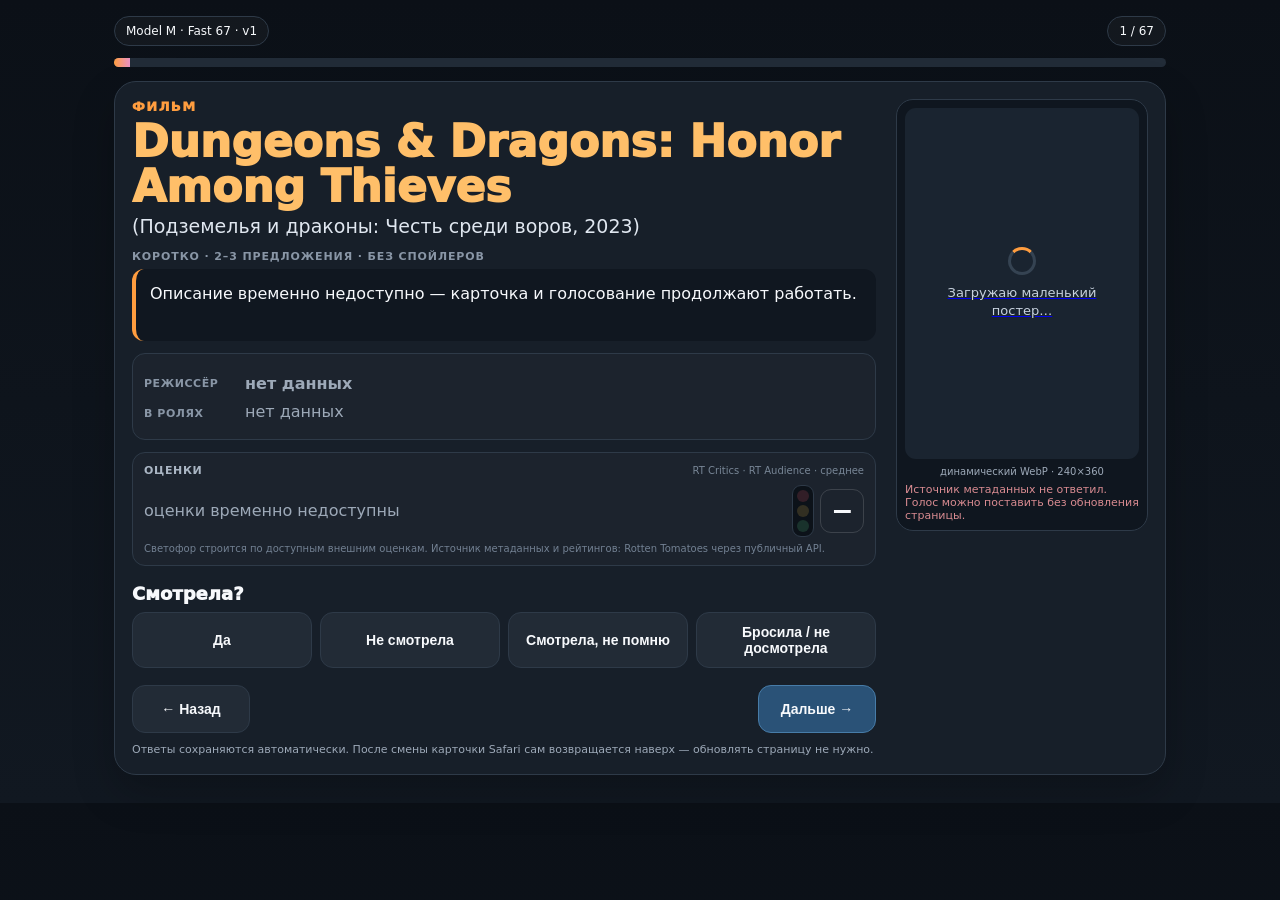
<file: m67.html>
<!doctype html><html lang="ru"><head><meta charset="utf-8"><meta name="viewport" content="width=device-width,initial-scale=1,viewport-fit=cover"><title>Красотка М · Fast 67</title><link rel="stylesheet" href="m67.css"></head><body><div class="wrap"><section id="quiz"><div class="head"><div class="badge">Model M · Fast 67 · v1</div><div class="counter" id="counter">1 / 67</div></div><div class="bar"><div id="progress"></div></div><div class="card"><div class="layout"><main id="cardTop"><div class="type">Фильм</div><a id="titleLink" class="titleLink" target="_blank" rel="noopener"><div class="title" id="title"></div></a><div class="ru" id="ru"></div><div class="label">Коротко · 2–3 предложения · без спойлеров</div><div class="synopsis" id="synopsis"><span class="loadingText">Загружаю описание…</span></div><div class="people"><div class="prow"><div class="plabel">Режиссёр</div><div class="value" id="director"><span class="loadingText">загружаю…</span></div></div><div class="prow"><div class="plabel">В ролях</div><div class="chips" id="actors"><span class="loadingText">загружаю…</span></div></div></div><div class="ratings"><div class="rhead"><div class="rtitle">Оценки</div><div class="rnote">RT Critics · RT Audience · среднее</div></div><div class="rbody"><div class="ratingchips" id="ratingchips"><span class="loadingText">загружаю…</span></div><div class="trafficWrap"><div class="traffic" id="traffic"><span class="lamp red"></span><span class="lamp yellow"></span><span class="lamp green"></span></div><div class="avg" id="avg">—</div></div></div><div class="tiny">Светофор строится по доступным внешним оценкам. Источник метаданных и рейтингов: Rotten Tomatoes через публичный API.</div></div><div class="q">Смотрела?</div><div class="grid" id="status"><button data-v="watched">Да</button><button data-v="notwatched">Не смотрела</button><button data-v="forgot">Смотрела, не помню</button><button data-v="partial">Бросила / не досмотрела</button></div><div id="ratingBlock"><div class="q">Оценка M</div><div class="grid" id="rating"><button data-v="1">1</button><button data-v="2">2</button><button data-v="3">3</button><button data-v="4">4</button><button data-v="5">5</button></div><div class="q">Heat</div><div class="grid" id="heat"><button class="fire" data-v="0">🧊</button><button class="fire" data-v="1">🔥</button><button class="fire" data-v="2">🔥🔥</button><button class="fire" data-v="3">🔥🔥🔥</button></div><div class="q">Комментарий <span style="font-size:12px;color:var(--muted);font-weight:600">· необязательно</span></div><textarea id="comment" class="comment" placeholder="Можно коротко: почему зашло / не зашло"></textarea></div><div class="nav"><button id="prev">← Назад</button><button id="next" class="primary">Дальше →</button></div><div class="note">Ответы сохраняются автоматически. После смены карточки Safari сам возвращается наверх — обновлять страницу не нужно.</div></main><aside class="posterBox"><a id="posterLink" target="_blank" rel="noopener"><div class="posterStage"><img id="poster" class="poster" alt="Постер"><div id="posterMsg" class="posterMsg"><div class="spin"></div>Загружаю маленький постер…</div></div></a><div id="pstat" class="pstat">динамический WebP · 240×360</div><div id="metaError" class="errorLine"></div></aside></div></div></section><section id="done"><div class="card"><div class="badge">Model M · Fast 67 · v1</div><h1 style="margin:14px 0 6px;color:var(--orange2)">Готово</h1><div style="color:var(--muted);margin-bottom:10px">Скопируй итоговый блок и пришли его в чат — это пойдёт в Model M как authoritative.</div><textarea id="result" class="result" readonly></textarea><button id="copy" class="primary copy">Скопировать результат</button></div></section></div><script src="m67-data.js"></script><script src="m67.js"></script></body></html>
</file>
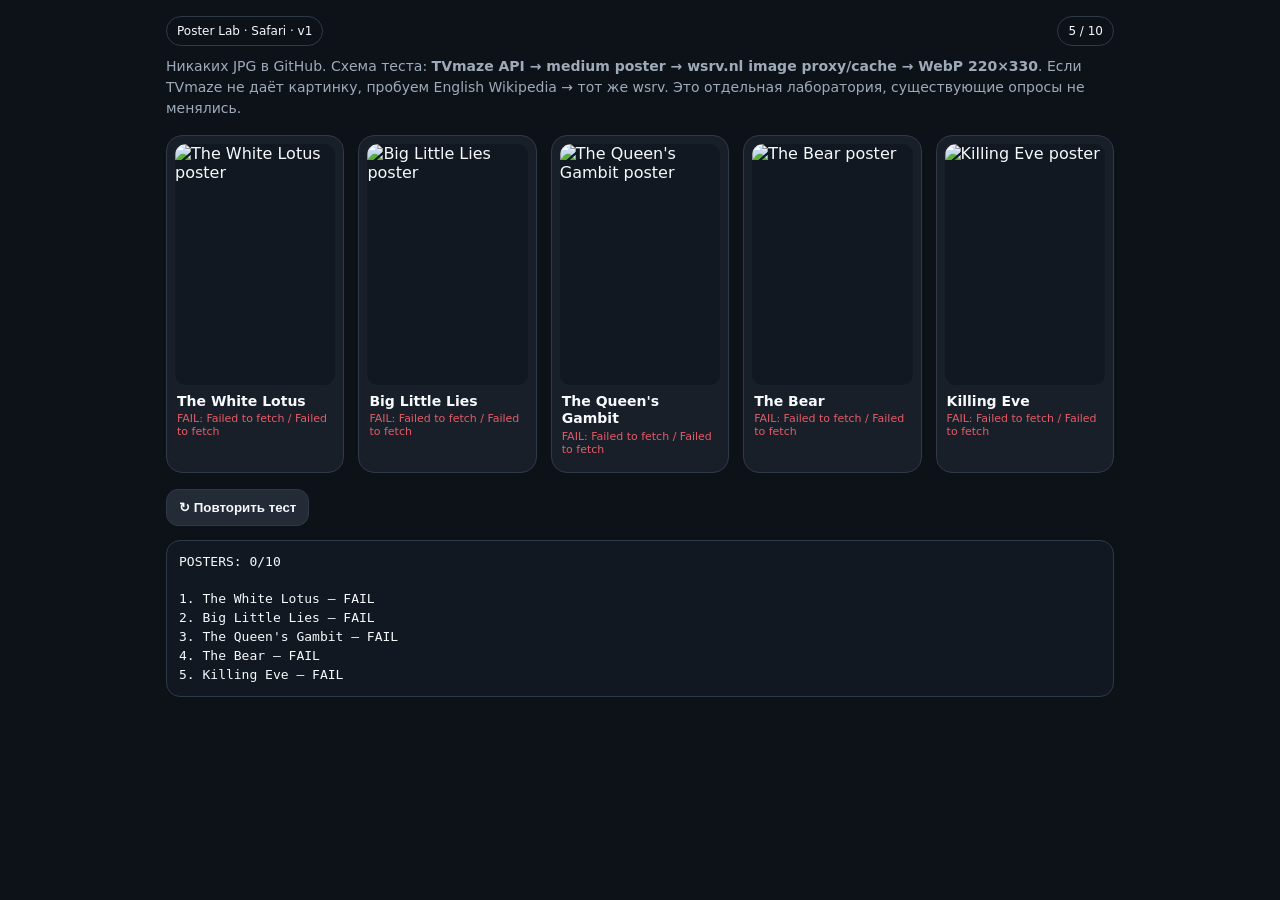
<file: poster-lab-v1.html>
<!doctype html><html lang="ru"><head><meta charset="utf-8"><meta name="viewport" content="width=device-width,initial-scale=1,viewport-fit=cover"><title>Poster Lab v1</title><link rel="preconnect" href="https://api.tvmaze.com"><link rel="preconnect" href="https://wsrv.nl"><style>:root{--bg:#0d1219;--card:#181f29;--line:#2f3a48;--text:#f7f9fc;--muted:#9faab8;--ok:#57c984;--bad:#e55b67;--accent:#77bfff}*{box-sizing:border-box}body{margin:0;background:var(--bg);color:var(--text);font-family:Inter,system-ui,-apple-system,Segoe UI,Arial,sans-serif}.wrap{max-width:980px;margin:auto;padding:16px}.head{display:flex;justify-content:space-between;gap:10px;align-items:center;flex-wrap:wrap}.badge,.counter{border:1px solid var(--line);border-radius:999px;padding:7px 10px;font-size:12px}.sub{color:var(--muted);font-size:14px;line-height:1.5;margin:10px 0 16px}.grid{display:grid;grid-template-columns:repeat(auto-fit,minmax(150px,1fr));gap:14px}.card{border:1px solid var(--line);background:var(--card);border-radius:16px;padding:8px}.poster{width:100%;aspect-ratio:2/3;border-radius:11px;background:#111821;object-fit:cover;display:block}.title{font-weight:900;font-size:14px;line-height:1.25;margin:8px 2px 2px}.meta{font-size:11px;color:var(--muted);min-height:30px;margin:0 2px 4px}.meta.ok{color:var(--ok)}.meta.bad{color:var(--bad)}button{border:1px solid var(--line);background:#222b36;color:var(--text);border-radius:12px;padding:10px 12px;font-weight:850}.actions{display:flex;gap:8px;flex-wrap:wrap;margin-top:16px}.result{margin-top:14px;border:1px solid var(--line);border-radius:14px;padding:12px;background:#111821;font:13px/1.45 ui-monospace,SFMono-Regular,Consolas,monospace;white-space:pre-wrap}@media(max-width:540px){.grid{grid-template-columns:repeat(2,minmax(0,1fr));gap:10px}.wrap{padding:12px}.title{font-size:13px}}</style></head><body><div class="wrap"><div class="head"><div class="badge">Poster Lab · Safari · v1</div><div id="counter" class="counter">0 / 10</div></div><div class="sub">Никаких JPG в GitHub. Схема теста: <b>TVmaze API → medium poster → wsrv.nl image proxy/cache → WebP 220×330</b>. Если TVmaze не даёт картинку, пробуем English Wikipedia → тот же wsrv. Это отдельная лаборатория, существующие опросы не менялись.</div><div id="grid" class="grid"></div><div class="actions"><button id="reload">↻ Повторить тест</button></div><div id="result" class="result">Ожидание…</div></div><script>const ITEMS=[['The White Lotus','The White Lotus'],['Big Little Lies','Big Little Lies (TV series)'],["The Queen's Gambit","The Queen's Gambit (miniseries)"],['The Bear','The Bear (TV series)'],['Killing Eve','Killing Eve'],['The Morning Show','The Morning Show (American TV series)'],['The Diplomat','The Diplomat (American TV series)'],['Only Murders in the Building','Only Murders in the Building'],['Ted Lasso','Ted Lasso'],['The Night Manager','The Night Manager (British TV series)']];const $=s=>document.querySelector(s),grid=$('#grid'),counter=$('#counter'),result=$('#result');let run=0,done=0,ok=0,rows=[];function proxify(u){return 'https://wsrv.nl/?url='+encodeURIComponent(u)+'&w=220&h=330&fit=cover&output=webp&q=72&maxage=1y'}function card(i,title){const el=document.createElement('div');el.className='card';el.innerHTML=`<img class="poster" alt="${title} poster" decoding="async" loading="lazy"><div class="title">${title}</div><div class="meta">ожидание…</div>`;grid.appendChild(el);return {el,img:el.querySelector('img'),meta:el.querySelector('.meta')}}function imageLoad(img,url,timeout=9000){return new Promise((resolve,reject)=>{let ended=false;const t=setTimeout(()=>{if(ended)return;ended=true;reject(new Error('image timeout'))},timeout);img.onload=()=>{if(ended)return;ended=true;clearTimeout(t);resolve()};img.onerror=()=>{if(ended)return;ended=true;clearTimeout(t);reject(new Error('image error'))};img.src=url})}async function tvmaze(title){const c=new AbortController(),t=setTimeout(()=>c.abort(),8000);try{const r=await fetch('https://api.tvmaze.com/singlesearch/shows?q='+encodeURIComponent(title),{signal:c.signal,cache:'force-cache'});if(!r.ok)throw new Error('TVmaze HTTP '+r.status);const j=await r.json();const u=j?.image?.medium||j?.image?.original;if(!u)throw new Error('TVmaze no image');return u}finally{clearTimeout(t)}}async function wiki(page){const c=new AbortController(),t=setTimeout(()=>c.abort(),8000);try{const u='https://en.wikipedia.org/w/api.php?action=query&format=json&origin=*&prop=pageimages&piprop=thumbnail|original&pithumbsize=500&titles='+encodeURIComponent(page);const r=await fetch(u,{signal:c.signal,cache:'force-cache'});if(!r.ok)throw new Error('Wiki HTTP '+r.status);const j=await r.json();const p=Object.values(j?.query?.pages||{})[0],src=p?.thumbnail?.source||p?.original?.source;if(!src)throw new Error('Wiki no image');return src}finally{clearTimeout(t)}}async function one(i,title,page,card,token){card.meta.textContent='TVmaze API…';let source='';try{const u=await tvmaze(title);if(token!==run)return;card.meta.textContent='TVmaze → wsrv…';await imageLoad(card.img,proxify(u));source='TVmaze + wsrv'}catch(e1){try{card.meta.textContent='Wikipedia → wsrv…';const u=await wiki(page);if(token!==run)return;await imageLoad(card.img,proxify(u));source='Wikipedia + wsrv'}catch(e2){source='FAIL: '+e1.message+' / '+e2.message}}if(token!==run)return;done++;if(source.startsWith('FAIL')){card.meta.className='meta bad';card.meta.textContent=source;rows[i]=`${i+1}. ${title} — FAIL`}else{ok++;card.meta.className='meta ok';card.meta.textContent='✓ '+source;rows[i]=`${i+1}. ${title} — OK · ${source}`}counter.textContent=`${done} / ${ITEMS.length}`;result.textContent=`POSTERS: ${ok}/${ITEMS.length}\n\n`+rows.filter(Boolean).join('\n')}async function start(){run++;const token=run;done=0;ok=0;rows=[];grid.innerHTML='';counter.textContent='0 / 10';result.textContent='Запускаю последовательный тест…';for(let i=0;i<ITEMS.length;i++){if(token!==run)return;const [t,p]=ITEMS[i],c=card(i,t);await one(i,t,p,c,token);await new Promise(r=>setTimeout(r,180))}}$('#reload').onclick=start;start();</script></body></html>
</file>
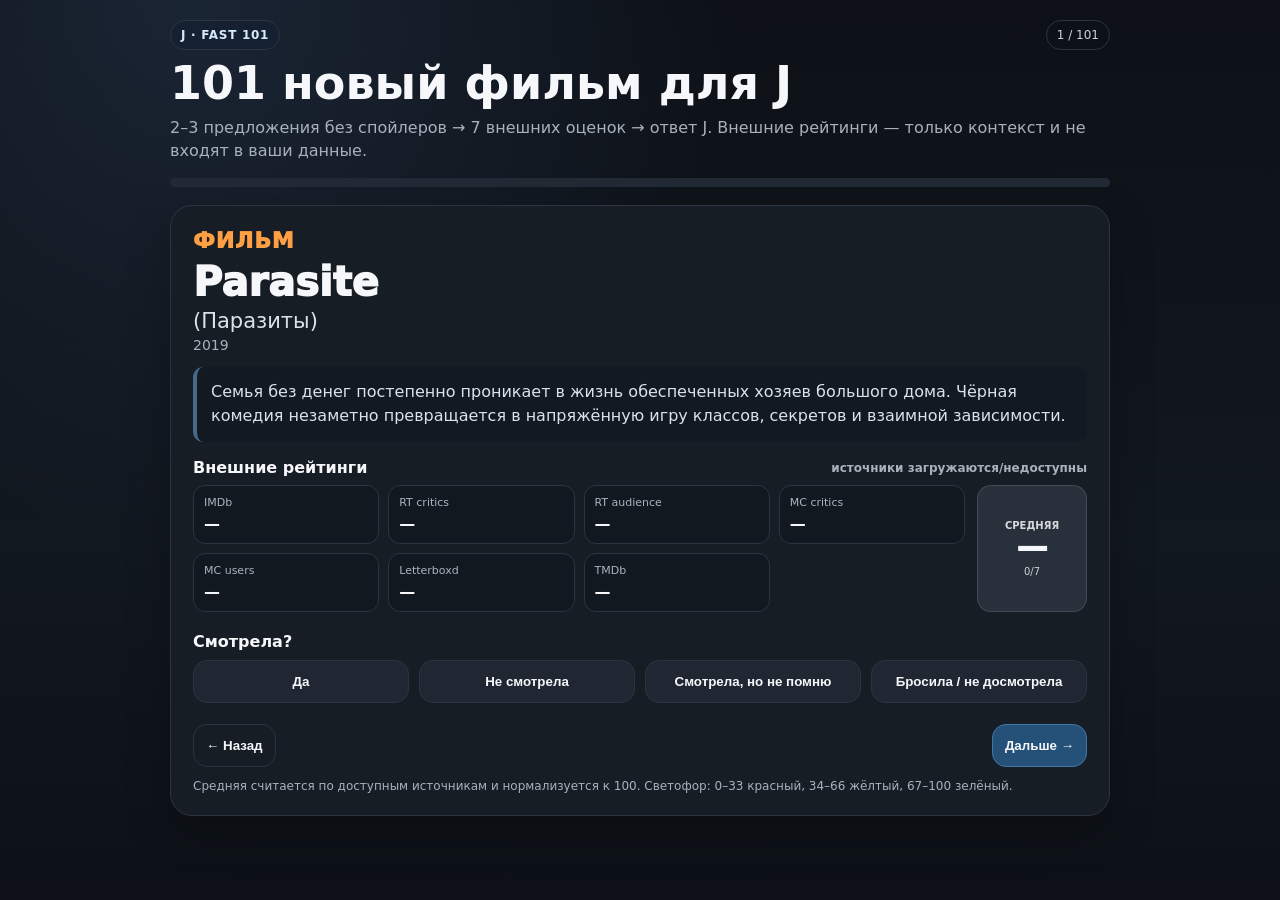
<file: backup/cinema/source-forms/j_fast101_external_ratings.html>
<!doctype html><html lang="ru"><head><meta charset="utf-8"><meta name="viewport" content="width=device-width,initial-scale=1">
<title>J — Fast 101</title><style>
:root{--line:#2b3441;--text:#f6f7fa;--muted:#a8b1bc;--orange:#ff9f43;--blue:#75bfff;--yellow:#f5c451}
*{box-sizing:border-box}body{margin:0;background:radial-gradient(circle at 15% 0,#1a2534 0,transparent 38%),linear-gradient(180deg,#0d1117,#121820 60%,#0d1117);color:var(--text);font-family:Inter,system-ui,-apple-system,Segoe UI,Arial,sans-serif;min-height:100vh}
.wrap{max-width:980px;margin:auto;padding:20px}.top{display:flex;justify-content:space-between;gap:12px;align-items:center}.badge,.counter{border:1px solid var(--line);border-radius:999px;padding:7px 10px;font-size:12px}.badge{font-weight:900;letter-spacing:.06em;text-transform:uppercase;color:#d6eaff;background:#152131}.counter{color:#cbd2db}
h1{font-size:clamp(28px,5vw,46px);margin:6px 0}.sub{color:var(--muted);line-height:1.45;margin-bottom:16px}.bar{height:9px;background:#222a35;border-radius:999px;overflow:hidden;margin:12px 0 18px}.bar>div{height:100%;width:0;background:linear-gradient(90deg,#6cb9ff,#a17af6);transition:.18s}
.card{background:rgba(23,29,38,.97);border:1px solid var(--line);border-radius:22px;padding:22px;box-shadow:0 16px 44px rgba(0,0,0,.25)}.kind{font-size:22px;font-weight:950;color:var(--orange);letter-spacing:.04em;text-transform:uppercase;margin-bottom:8px}.title{font-size:clamp(27px,5vw,40px);font-weight:950;line-height:1.08;margin:0 0 4px}.ru{font-size:21px;color:#dce2e9;margin-bottom:4px}.year{font-size:14px;color:var(--muted);margin-bottom:14px}
.desc{font-size:16px;line-height:1.55;color:#dce2e8;background:#121922;border-left:4px solid #496786;border-radius:10px;padding:13px 14px;margin-bottom:16px}.ext-title{display:flex;justify-content:space-between;gap:10px;align-items:center;margin:12px 0 8px;font-weight:900}.ext-status{font-size:12px;color:var(--muted);font-weight:600}
.ratings-wrap{display:grid;grid-template-columns:1fr 110px;gap:12px;align-items:stretch}.ratings{display:grid;grid-template-columns:repeat(4,minmax(110px,1fr));gap:9px}.rchip{background:#111820;border:1px solid var(--line);border-radius:12px;padding:10px}.rsrc{font-size:11px;color:#aab4bf;margin-bottom:5px}.rval{font-size:16px;font-weight:900}
.avgbox{border-radius:14px;border:1px solid rgba(255,255,255,.12);display:flex;flex-direction:column;align-items:center;justify-content:center;padding:8px;min-height:84px}.avglabel{font-size:10px;font-weight:800;text-transform:uppercase;opacity:.85}.avgnum{font-size:31px;font-weight:950;line-height:1}.avgcount{font-size:10px;margin-top:4px;opacity:.8}.avg-red{background:#7f2c32}.avg-yellow{background:#806623}.avg-green{background:#28653f}.avg-na{background:#28313b}
.q{font-weight:900;margin:20px 0 9px}.grid{display:grid;grid-template-columns:repeat(auto-fit,minmax(140px,1fr));gap:10px}button{border:1px solid var(--line);background:#202733;color:var(--text);border-radius:14px;padding:13px 12px;font-weight:850;cursor:pointer;transition:.14s}button:hover{transform:translateY(-1px);border-color:#586879}button.sel{outline:2px solid var(--blue);background:#24374a}button.fire.sel{outline-color:var(--yellow);background:#3b3220}button.status.sel{outline-color:#bdc6d0;background:#29323d}
.nav{display:flex;justify-content:space-between;gap:10px;margin-top:21px}.primary{background:#255078;border-color:#3f78a8}.ghost{background:transparent}.note{font-size:12px;color:var(--muted);margin-top:12px}#ratingBlock,#done{display:none}.result{width:100%;min-height:650px;background:#0d1319;color:#f3f5f8;border:1px solid var(--line);border-radius:15px;padding:14px;font:14px/1.5 ui-monospace,SFMono-Regular,Consolas,monospace;resize:vertical}
@media(max-width:760px){.ratings-wrap{grid-template-columns:1fr}.ratings{grid-template-columns:repeat(2,1fr)}.avgbox{min-height:72px}}@media(max-width:560px){.wrap{padding:12px}.card{padding:16px}.grid{grid-template-columns:repeat(2,1fr)}}
</style></head><body><div class="wrap"><div id="quiz">
<div class="top"><div class="badge">J · Fast 101</div><div class="counter" id="counter">1 / 101</div></div><h1>101 новый фильм для J</h1><div class="sub">2–3 предложения без спойлеров → 7 внешних оценок → ответ J. Внешние рейтинги — только контекст и не входят в ваши данные.</div><div class="bar"><div id="progress"></div></div>
<div class="card"><div class="kind" id="kind">ФИЛЬМ</div><div class="title" id="title"></div><div class="ru" id="ru"></div><div class="year" id="year"></div><div class="desc" id="desc"></div>
<div class="ext-title"><span>Внешние рейтинги</span><span class="ext-status" id="extStatus">подгружаю источники…</span></div><div class="ratings-wrap"><div class="ratings" id="ratings"></div><div class="avgbox avg-na" id="avgbox"><div class="avglabel">Средняя</div><div class="avgnum" id="avgnum">—</div><div class="avgcount" id="avgcount">0/7</div></div></div>
<div class="q">Смотрела?</div><div class="grid" id="status"><button class="status" data-v="watched">Да</button><button class="status" data-v="notwatched">Не смотрела</button><button class="status" data-v="forgot">Смотрела, но не помню</button><button class="status" data-v="partial">Бросила / не досмотрела</button></div>
<div id="ratingBlock"><div class="q">Оценка J</div><div class="grid" id="rating"><button data-v="1">1</button><button data-v="2">2</button><button data-v="3">3</button><button data-v="4">4</button><button data-v="5">5</button></div><div class="q">Огоньки</div><div class="grid" id="heat"><button class="fire" data-v="0">0 · без огонька</button><button class="fire" data-v="1">🔥</button><button class="fire" data-v="2">🔥🔥</button><button class="fire" data-v="3">🔥🔥🔥</button></div></div>
<div class="nav"><button id="prev" class="ghost">← Назад</button><button id="next" class="primary">Дальше →</button></div><div class="note">Средняя считается по доступным источникам и нормализуется к 100. Светофор: 0–33 красный, 34–66 жёлтый, 67–100 зелёный.</div></div></div>
<div id="done"><div class="badge">J · Fast 101</div><h1>Готово</h1><div class="sub">Ниже только ответы J. Внешние рейтинги сюда специально не попадают.</div><textarea class="result" id="result" readonly></textarea></div></div>
<script>
const items=[{"title": "Parasite", "ru": "Паразиты", "year": 2019, "type": "ФИЛЬМ", "desc": "Семья без денег постепенно проникает в жизнь обеспеченных хозяев большого дома. Чёрная комедия незаметно превращается в напряжённую игру классов, секретов и взаимной зависимости."}, {"title": "The Menu", "ru": "Меню", "year": 2022, "type": "ФИЛЬМ", "desc": "Молодая пара приезжает на закрытый остров ради ужина у знаменитого шеф-повара. Изысканный вечер быстро становится всё более странным, опасным и очень чёрно-комедийным."}, {"title": "The Invisible Man", "ru": "Человек-невидимка", "year": 2020, "type": "ФИЛЬМ", "desc": "Женщина сбегает от жестокого партнёра и пытается начать новую жизнь. Когда вокруг происходят необъяснимые вещи, ей приходится доказать, что угроза вполне реальна."}, {"title": "Uncut Gems", "ru": "Неогранённые алмазы", "year": 2019, "type": "ФИЛЬМ", "desc": "Нью-йоркский ювелир и азартный игрок постоянно ставит на кон больше, чем может себе позволить. Фильм почти без передышки наращивает давление, хаос и риск."}, {"title": "Saltburn", "ru": "Солтберн", "year": 2023, "type": "ФИЛЬМ", "desc": "Студент Оксфорда сближается с богатым однокурсником и попадает в роскошное поместье его семьи. За красивой оболочкой постепенно проступают одержимость, манипуляции и очень странные желания."}, {"title": "Nightmare Alley", "ru": "Аллея кошмаров", "year": 2021, "type": "ФИЛЬМ", "desc": "Амбициозный авантюрист осваивает трюки ярмарочных менталистов и пытается подняться выше. Мрачный нуар о соблазне, обмане и цене самоуверенности."}, {"title": "The Lighthouse", "ru": "Маяк", "year": 2019, "type": "ФИЛЬМ", "desc": "Двое смотрителей застревают на удалённом острове во время тяжёлой смены. Изоляция, шторм и взаимная неприязнь постепенно превращают быт в безумие."}, {"title": "One Battle After Another", "ru": "Битва за битвой", "year": 2025, "type": "ФИЛЬМ", "desc": "Бывшие революционеры и новое поколение сталкиваются с последствиями старых конфликтов. Большой фильм смешивает политическую сатиру, семейную драму, экшен и очень нервную энергию."}, {"title": "Sinners", "ru": "Грешники", "year": 2025, "type": "ФИЛЬМ", "desc": "Два брата возвращаются в родной город и пытаются начать всё заново. Музыка, семейные связи и сверхъестественная угроза постепенно сплетаются в одну историю."}, {"title": "Strange Darling", "ru": "Сталкер", "year": 2024, "type": "ФИЛЬМ", "desc": "Случайная встреча мужчины и женщины запускает опасную цепочку событий. История специально играет с ожиданиями зрителя и заставляет несколько раз пересмотреть своё отношение к происходящему."}, {"title": "The Gorge", "ru": "Ущелье", "year": 2025, "type": "ФИЛЬМ", "desc": "Два высококлассных стрелка получают загадочное задание охранять противоположные стороны гигантского ущелья. Между ними возникает связь, пока сама миссия не начинает раскрывать свои настоящие правила."}, {"title": "Novocaine", "ru": "Новокаин", "year": 2025, "type": "ФИЛЬМ", "desc": "Обычный банковский служащий не чувствует физической боли. Когда близкому человеку угрожает опасность, его странная особенность превращается в неожиданное преимущество."}, {"title": "Heads of State", "ru": "Главы государств", "year": 2025, "type": "ФИЛЬМ", "desc": "Два очень разных мировых лидера вынуждены спасаться вместе после крупного заговора. Политический экшен строится на перепалках, погонях и химии двух несовместимых напарников."}, {"title": "Deep Cover", "ru": "Под прикрытием", "year": 2025, "type": "ФИЛЬМ", "desc": "Трое актёров-импровизаторов получают необычную полицейскую работу под прикрытием. Чем убедительнее они играют, тем глубже заходят в реальный криминальный мир."}, {"title": "The Fall Guy", "ru": "Каскадёры", "year": 2024, "type": "ФИЛЬМ", "desc": "Каскадёр возвращается на площадку ради большого фильма и старых чувств. Съёмочный хаос быстро превращается в настоящее расследование с трюками, юмором и романтикой."}, {"title": "The Ministry of Ungentlemanly Warfare", "ru": "Министерство неджентльменских дел", "year": 2024, "type": "ФИЛЬМ", "desc": "Во время Второй мировой группа очень нестандартных бойцов получает секретную диверсионную миссию. Это военная авантюра с чёрным юмором, дерзостью и намеренно жанровым размахом."}, {"title": "Wolfs", "ru": "Одинокие волки", "year": 2024, "type": "ФИЛЬМ", "desc": "Два профессиональных решалы независимо приезжают устранять последствия одной неприятной ночи. Им приходится работать вместе, хотя каждый привык действовать в одиночку."}, {"title": "Knives Out", "ru": "Достать ножи", "year": 2019, "type": "ФИЛЬМ", "desc": "После смерти знаменитого писателя вся его эксцентричная семья оказывается под подозрением. Детектив Бенуа Блан распутывает дело, где почти каждый что-то скрывает."}, {"title": "Glass Onion: A Knives Out Mystery", "ru": "Достать ножи: Стеклянная луковица", "year": 2022, "type": "ФИЛЬМ", "desc": "Миллиардер собирает друзей на частном острове для игры в убийство. Бенуа Блан замечает, что настоящие тайны компании интереснее придуманной загадки."}, {"title": "A Haunting in Venice", "ru": "Призраки в Венеции", "year": 2023, "type": "ФИЛЬМ", "desc": "Эркюль Пуаро посещает спиритический сеанс в старом венецианском палаццо. Когда вечер принимает мрачный оборот, детективу приходится разбираться и с преступлением, и с возможной мистикой."}, {"title": "Murder on the Orient Express", "ru": "Убийство в Восточном экспрессе", "year": 2017, "type": "ФИЛЬМ", "desc": "Роскошный поезд застревает в снегах, а один из пассажиров найден мёртвым. Пуаро расследует дело, где у каждого попутчика есть причина лгать."}, {"title": "Death on the Nile", "ru": "Смерть на Ниле", "year": 2022, "type": "ФИЛЬМ", "desc": "Пуаро отправляется в путешествие по Нилу среди богатых и очень непростых пассажиров. Праздничный круиз превращается в расследование убийства и старых обид."}, {"title": "Prisoners", "ru": "Пленницы", "year": 2013, "type": "ФИЛЬМ", "desc": "После исчезновения двух девочек семьи и полиция начинают отчаянные поиски. Напряжение растёт, когда один из отцов решает действовать самостоятельно."}, {"title": "Zodiac", "ru": "Зодиак", "year": 2007, "type": "ФИЛЬМ", "desc": "Журналисты и полицейские годами пытаются установить личность серийного убийцы, рассылающего зашифрованные письма. Расследование постепенно становится для них личной одержимостью."}, {"title": "Shutter Island", "ru": "Остров проклятых", "year": 2010, "type": "ФИЛЬМ", "desc": "Федеральный маршал приезжает в психиатрическую больницу на изолированном острове расследовать исчезновение пациентки. Чем дальше идёт расследование, тем менее надёжной кажется окружающая реальность."}, {"title": "Gone Baby Gone", "ru": "Прощай, детка, прощай", "year": 2007, "type": "ФИЛЬМ", "desc": "Частные детективы ищут пропавшую девочку в рабочем районе Бостона. По мере расследования простое дело превращается в тяжёлый моральный выбор."}, {"title": "The Girl with the Dragon Tattoo", "ru": "Девушка с татуировкой дракона", "year": 2011, "type": "ФИЛЬМ", "desc": "Журналист и талантливая хакерша расследуют старое исчезновение из влиятельной семьи. За семейной историей скрывается куда более мрачная система тайн."}, {"title": "Wind River", "ru": "Ветреная река", "year": 2017, "type": "ФИЛЬМ", "desc": "Охотник и молодая агент ФБР расследуют смерть девушки в заснеженной резервации. Холод, изоляция и местная напряжённость делают дело особенно тяжёлым."}, {"title": "The Guilty", "ru": "Виновный", "year": 2021, "type": "ФИЛЬМ", "desc": "Полицейский на дежурстве принимает тревожный звонок от похищенной женщины. Почти всё действие строится на телефонных разговорах и том, как герой собирает историю из обрывков информации."}, {"title": "Searching", "ru": "Поиск", "year": 2018, "type": "ФИЛЬМ", "desc": "После исчезновения дочери отец начинает искать ответы в её ноутбуке и цифровой жизни. История целиком разворачивается через экраны, звонки, переписки и найденные следы."}, {"title": "Missing", "ru": "Пропавшая без вести", "year": 2023, "type": "ФИЛЬМ", "desc": "Девушка пытается разыскать мать, исчезнувшую во время поездки за границу. В распоряжении у неё только интернет, приложения и всё больше противоречивых цифровых следов."}, {"title": "The Outfit", "ru": "Костюм", "year": 2022, "type": "ФИЛЬМ", "desc": "Тихий портной в Чикаго обслуживает опасных клиентов из криминального мира. Одна ночь в его мастерской превращается в игру лжи, давления и точного расчёта."}, {"title": "The Accountant", "ru": "Расплата", "year": 2016, "type": "ФИЛЬМ", "desc": "Нелюдимый бухгалтер умеет работать с цифрами так же хорошо, как с оружием. Новое задание приводит его к финансовой тайне и людям, которые предпочли бы оставить её скрытой."}, {"title": "The Accountant 2", "ru": "Расплата 2", "year": 2025, "type": "ФИЛЬМ", "desc": "Кристиан Вульф снова берётся за сложное дело, где цифры ведут к реальной угрозе. На этот раз ему приходится теснее работать с братом и старыми знакомыми."}, {"title": "Bullet Train", "ru": "Быстрее пули", "year": 2022, "type": "ФИЛЬМ", "desc": "Неудачливый наёмник садится в японский скоростной поезд ради простой работы. В вагоне внезапно оказывается слишком много убийц с пересекающимися целями."}, {"title": "Nobody", "ru": "Никто", "year": 2021, "type": "ФИЛЬМ", "desc": "Незаметный семьянин кажется самым обычным человеком из пригорода. Один неприятный эпизод будит прошлое, которое он долго старался не показывать."}, {"title": "Atomic Blonde", "ru": "Взрывная блондинка", "year": 2017, "type": "ФИЛЬМ", "desc": "Агент британской разведки приезжает в Берлин незадолго до падения стены. Её миссия быстро превращается в опасный клубок двойных игр, шпионов и очень жёстких схваток."}, {"title": "Baby Driver", "ru": "Малыш на драйве", "year": 2017, "type": "ФИЛЬМ", "desc": "Молодой водитель работает на преступников и подбирает музыку под каждую поездку. Он хочет выйти из дела, но криминальный мир не любит отпускать хороших специалистов."}, {"title": "The Nice Guys", "ru": "Славные парни", "year": 2016, "type": "ФИЛЬМ", "desc": "Частный детектив и наёмный громила неожиданно объединяются в расследовании исчезновения девушки. Лос-Анджелес 1970-х добавляет истории абсурда, грязного юмора и красивого хаоса."}, {"title": "Logan Lucky", "ru": "Удача Логана", "year": 2017, "type": "ФИЛЬМ", "desc": "Два брата решают провернуть ограбление во время большой автогонки. План выглядит безумным, но они подходят к нему гораздо серьёзнее, чем кажется окружающим."}, {"title": "Ocean's Eight", "ru": "8 подруг Оушена", "year": 2018, "type": "ФИЛЬМ", "desc": "Дебби Оушен собирает женскую команду для эффектного ограбления во время Met Gala. Здесь важны стиль, подготовка и удовольствие от идеально организованной аферы."}, {"title": "The Man from U.N.C.L.E.", "ru": "Агенты А.Н.К.Л.", "year": 2015, "type": "ФИЛЬМ", "desc": "Американский и советский агенты времён холодной войны вынуждены работать вместе. Шпионская история играет на стиле, взаимной неприязни и красивой ретро-авантюре."}, {"title": "Red Notice", "ru": "Красное уведомление", "year": 2021, "type": "ФИЛЬМ", "desc": "Агент Интерпола втягивается в охоту на самых дерзких похитителей произведений искусства. Погони, предательства и взаимные подколы важнее реализма."}, {"title": "Palm Springs", "ru": "Палм-Спрингс", "year": 2020, "type": "ФИЛЬМ", "desc": "Двое гостей на свадьбе неожиданно застревают в одном и том же дне. Романтическая комедия использует временную петлю и постепенно превращает её в историю о близости и выборе."}, {"title": "Game Night", "ru": "Ночные игры", "year": 2018, "type": "ФИЛЬМ", "desc": "Компания друзей устраивает привычный вечер настольных игр, который внезапно становится слишком реалистичным. Герои долго не понимают, где заканчивается постановка и начинается настоящая опасность."}, {"title": "The Lost City", "ru": "Затерянный город", "year": 2022, "type": "ФИЛЬМ", "desc": "Писательница любовных романов оказывается втянута в поиски реального сокровища. Её модель с обложек решает стать настоящим героем, хотя опыта у него почти нет."}, {"title": "Ticket to Paradise", "ru": "Билет в рай", "year": 2022, "type": "ФИЛЬМ", "desc": "Разведённые супруги объединяются, чтобы помешать дочери совершить, как им кажется, большую ошибку. Тропический отпуск превращается в комедию старых чувств и семейных войн."}, {"title": "Crazy Rich Asians", "ru": "Безумно богатые азиаты", "year": 2018, "type": "ФИЛЬМ", "desc": "Девушка едет знакомиться с семьёй своего парня и неожиданно узнаёт, насколько она богата и влиятельна. Романтика сталкивается с семейными ожиданиями, статусом и традициями."}, {"title": "The Holiday", "ru": "Отпуск по обмену", "year": 2006, "type": "ФИЛЬМ", "desc": "Две женщины из разных стран меняются домами на рождественские каникулы. Новый город неожиданно приносит каждой возможность начать эмоциональную жизнь заново."}, {"title": "About Time", "ru": "Бойфренд из будущего", "year": 2013, "type": "ФИЛЬМ", "desc": "Молодой мужчина узнаёт, что мужчины в его семье умеют возвращаться в прошлое. Он пытается использовать дар для любви и счастья, но постепенно понимает ограничения даже такой способности."}, {"title": "La La Land", "ru": "Ла-Ла Ленд", "year": 2016, "type": "ФИЛЬМ", "desc": "Актриса и джазовый музыкант встречаются в Лос-Анджелесе, где оба пытаются добиться мечты. Музыка, любовь и карьера постоянно тянут их в разные стороны."}, {"title": "A Star Is Born", "ru": "Звезда родилась", "year": 2018, "type": "ФИЛЬМ", "desc": "Известный музыкант помогает талантливой певице выйти на большую сцену. Их любовь развивается одновременно с её успехом и его внутренними проблемами."}, {"title": "Begin Again", "ru": "Хоть раз в жизни", "year": 2013, "type": "ФИЛЬМ", "desc": "Начинающая певица и потерявший ориентиры музыкальный продюсер случайно встречаются в Нью-Йорке. Вместе они придумывают необычный способ записать альбом прямо на улицах города."}, {"title": "Yesterday", "ru": "Yesterday", "year": 2019, "type": "ФИЛЬМ", "desc": "После странного глобального события музыкант обнаруживает, что никто вокруг не помнит песни The Beatles. Он начинает исполнять их как свои и быстро сталкивается с неожиданной ценой успеха."}, {"title": "Bohemian Rhapsody", "ru": "Богемская рапсодия", "year": 2018, "type": "ФИЛЬМ", "desc": "История становления Queen и Фредди Меркьюри проходит через взлёты, конфликты и большие сцены. Музыка группы здесь становится главным двигателем фильма."}, {"title": "Rocketman", "ru": "Рокетмен", "year": 2019, "type": "ФИЛЬМ", "desc": "Музыкальная фантазия о ранней карьере Элтона Джона рассказывает о славе, одиночестве и саморазрушении. Песни встроены в историю как эмоциональные номера, а не просто концертные вставки."}, {"title": "Elvis", "ru": "Элвис", "year": 2022, "type": "ФИЛЬМ", "desc": "Жизнь Элвиса Пресли показана через его сложные отношения с менеджером и стремительный рост славы. Фильм делает ставку на музыку, монтаж и масштаб шоу-бизнеса."}, {"title": "The Holdovers", "ru": "Оставленные", "year": 2023, "type": "ФИЛЬМ", "desc": "Нелюбимый преподаватель остаётся в школе на Рождество вместе с несколькими учениками. Постепенно вынужденное соседство превращается в неожиданно тёплую историю."}, {"title": "Little Miss Sunshine", "ru": "Маленькая мисс Счастье", "year": 2006, "type": "ФИЛЬМ", "desc": "Очень несовершенная семья едет через страну на детский конкурс красоты. Дорога постоянно ломает планы, но именно это заставляет героев быть вместе."}, {"title": "The Intouchables", "ru": "1+1", "year": 2011, "type": "ФИЛЬМ", "desc": "Богатый парализованный мужчина нанимает помощником человека без подходящего опыта и привычной деликатности. Их столкновение характеров постепенно превращается в крепкую дружбу."}, {"title": "Jojo Rabbit", "ru": "Кролик Джоджо", "year": 2019, "type": "ФИЛЬМ", "desc": "Немецкий мальчик во время войны живёт в мире пропаганды и воображаемого друга. Неожиданная встреча дома начинает постепенно менять его представление о мире."}, {"title": "The Grand Budapest Hotel", "ru": "Отель «Гранд Будапешт»", "year": 2014, "type": "ФИЛЬМ", "desc": "Консьерж роскошного отеля и молодой коридорный оказываются втянуты в историю наследства, убийства и погони. Всё подано как яркая, тщательно собранная авантюрная сказка."}, {"title": "The French Dispatch", "ru": "Французский вестник", "year": 2021, "type": "ФИЛЬМ", "desc": "Последний выпуск американского журнала во французском городе оживает через несколько историй. Это очень стилизованная коллекция сюжетов о журналистах, художниках и странных людях."}, {"title": "Everything Everywhere All at Once", "ru": "Всё везде и сразу", "year": 2022, "type": "ФИЛЬМ", "desc": "Владелица прачечной внезапно узнаёт о множестве альтернативных версий собственной жизни. Безумная фантастика постепенно становится семейной историей о выборе и близости."}, {"title": "Poor Things", "ru": "Бедные-несчастные", "year": 2023, "type": "ФИЛЬМ", "desc": "Молодая женщина с необычной историей отправляется самостоятельно исследовать мир. Фильм соединяет сказку, чёрный юмор, сексуальность и визуально причудливую реальность."}, {"title": "Barbie", "ru": "Барби", "year": 2023, "type": "ФИЛЬМ", "desc": "Идеальная кукла начинает замечать странности в своём безупречном мире. Поездка в реальность превращается в сатиру о ролях, ожиданиях и поиске собственной идентичности."}, {"title": "Oppenheimer", "ru": "Оппенгеймер", "year": 2023, "type": "ФИЛЬМ", "desc": "Физик Роберт Оппенгеймер возглавляет создание атомной бомбы во время Второй мировой войны. Фильм сосредоточен не только на науке, но и на последствиях власти, амбиций и политических решений."}, {"title": "Dune", "ru": "Дюна", "year": 2021, "type": "ФИЛЬМ", "desc": "Наследник великого дома прибывает на пустынную планету, контролирующую важнейший ресурс вселенной. Политика, религия и судьба постепенно затягивают его в огромный конфликт."}, {"title": "Dune: Part Two", "ru": "Дюна: Часть вторая", "year": 2024, "type": "ФИЛЬМ", "desc": "Пол Атрейдес продолжает путь среди фременов и всё глубже входит в их войну за Арракис. Личная месть постепенно сталкивается с масштабом пророчеств и власти."}, {"title": "Annihilation", "ru": "Аннигиляция", "year": 2018, "type": "ФИЛЬМ", "desc": "Группа исследовательниц отправляется в загадочную зону, где природа меняется по неизвестным правилам. Чем дальше они заходят, тем страннее становятся и окружающий мир, и они сами."}, {"title": "Ad Astra", "ru": "К звёздам", "year": 2019, "type": "ФИЛЬМ", "desc": "Астронавт отправляется к окраинам Солнечной системы в поисках ответов о пропавшем отце. Космическое путешествие становится одновременно очень личным и почти медитативным."}, {"title": "Moon", "ru": "Луна 2112", "year": 2009, "type": "ФИЛЬМ", "desc": "Работник лунной станции заканчивает многолетний одиночный контракт. Незадолго до возвращения домой он сталкивается с открытием, которое меняет представление о собственной жизни."}, {"title": "Passengers", "ru": "Пассажиры", "year": 2016, "type": "ФИЛЬМ", "desc": "Двое пассажиров межзвёздного корабля просыпаются слишком рано во время долгого полёта. Им приходится строить жизнь в замкнутом мире, пока у корабля появляются серьёзные проблемы."}, {"title": "Upgrade", "ru": "Апгрейд", "year": 2018, "type": "ФИЛЬМ", "desc": "После нападения мужчина получает экспериментальный имплант, который резко расширяет возможности его тела. Технологическая помощь быстро оказывается гораздо более активной, чем он ожидал."}, {"title": "The Creator", "ru": "Создатель", "year": 2023, "type": "ФИЛЬМ", "desc": "Будущее охвачено войной людей с искусственным интеллектом. Солдат получает миссию уничтожить новое оружие, но обнаруживает, что реальность сложнее официальной картины."}, {"title": "Nope", "ru": "Нет", "year": 2022, "type": "ФИЛЬМ", "desc": "Брат и сестра, работающие с лошадьми для кино, замечают в небе необъяснимое явление. Они решают получить доказательство, не до конца понимая природу того, за чем охотятся."}, {"title": "Get Out", "ru": "Прочь", "year": 2017, "type": "ФИЛЬМ", "desc": "Молодой мужчина впервые приезжает знакомиться с родителями своей девушки. Вежливый семейный уикенд постепенно наполняется всё более тревожными деталями."}, {"title": "Us", "ru": "Мы", "year": 2019, "type": "ФИЛЬМ", "desc": "Семья приезжает отдыхать к морю и ночью сталкивается с людьми, которые выглядят точно как они. Домашний ужас быстро превращается в более странную и масштабную историю."}, {"title": "Ready or Not", "ru": "Я иду искать", "year": 2019, "type": "ФИЛЬМ", "desc": "Невеста после свадьбы должна пройти традиционную семейную игру. Безобидный ритуал оказывается смертельно серьёзным, а героине приходится очень быстро учиться выживать."}, {"title": "Happy Death Day", "ru": "Счастливого дня смерти", "year": 2017, "type": "ФИЛЬМ", "desc": "Студентка снова и снова проживает день собственного убийства. Чтобы выбраться из временной петли, ей нужно понять, кто за ней охотится."}, {"title": "Freaky", "ru": "Дичь", "year": 2020, "type": "ФИЛЬМ", "desc": "Старшеклассница и серийный убийца неожиданно меняются телами. У неё остаётся совсем немного времени, чтобы вернуть всё обратно."}, {"title": "Last Night in Soho", "ru": "Прошлой ночью в Сохо", "year": 2021, "type": "ФИЛЬМ", "desc": "Молодая студентка моды начинает загадочным образом погружаться в Лондон 1960-х. Красивые видения постепенно становятся всё более тревожными и опасными."}, {"title": "Split", "ru": "Сплит", "year": 2016, "type": "ФИЛЬМ", "desc": "Мужчина с множественными личностями похищает трёх девушек. Пока они ищут путь к спасению, одна из его личностей начинает готовиться к появлению чего-то нового."}, {"title": "The Visit", "ru": "Визит", "year": 2015, "type": "ФИЛЬМ", "desc": "Брат и сестра впервые приезжают погостить к бабушке и дедушке. Уже через несколько дней семейный визит начинает казаться очень неправильным."}, {"title": "The Autopsy of Jane Doe", "ru": "Демон внутри", "year": 2016, "type": "ФИЛЬМ", "desc": "Отец и сын-патологоанатомы получают тело неизвестной женщины без явной причины смерти. Обычная работа постепенно превращается в пугающую загадку."}, {"title": "A Quiet Place", "ru": "Тихое место", "year": 2018, "type": "ФИЛЬМ", "desc": "Семья живёт в мире, где опасные существа реагируют на любой звук. Чтобы выжить, людям приходится почти полностью отказаться от привычной жизни."}, {"title": "A Quiet Place Part II", "ru": "Тихое место 2", "year": 2021, "type": "ФИЛЬМ", "desc": "Семья выходит за пределы привычного убежища и сталкивается с другими выжившими. Мир оказывается опаснее и сложнее, чем они представляли."}, {"title": "Talk to Me", "ru": "Два, три, демон, приди!", "year": 2023, "type": "ФИЛЬМ", "desc": "Компания подростков развлекается с загадочным предметом, позволяющим ненадолго связываться с мёртвыми. Игра быстро становится слишком личной и опасной."}, {"title": "Smile", "ru": "Улыбка", "year": 2022, "type": "ФИЛЬМ", "desc": "Психиатр становится свидетелем странной смерти пациентки. После этого вокруг неё начинают появляться пугающие люди с одинаковой неестественной улыбкой."}, {"title": "Smile 2", "ru": "Улыбка 2", "year": 2024, "type": "ФИЛЬМ", "desc": "Поп-звезда готовится к большому туру и сталкивается с цепочкой пугающих видений. Давление славы и сверхъестественная угроза начинают смешиваться."}, {"title": "The Black Phone", "ru": "Чёрный телефон", "year": 2021, "type": "ФИЛЬМ", "desc": "Подросток оказывается заперт в подвале похитителя. Отключённый телефон внезапно начинает звонить и становится его единственной связью с возможностью спастись."}, {"title": "The Substance", "ru": "Субстанция", "year": 2024, "type": "ФИЛЬМ", "desc": "Звезда телевидения получает шанс создать более молодую и совершенную версию себя. Простое обещание быстро превращается в жёсткую историю о теле, славе и ненависти к себе."}, {"title": "Promising Young Woman", "ru": "Девушка, подающая надежды", "year": 2020, "type": "ФИЛЬМ", "desc": "Молодая женщина ведёт двойную жизнь и методично сталкивает мужчин с их собственным поведением. Чёрная комедия постепенно превращается в историю мести и травмы."}, {"title": "The Worst Person in the World", "ru": "Худший человек на свете", "year": 2021, "type": "ФИЛЬМ", "desc": "Молодая женщина пытается понять, чего хочет от любви, работы и собственной жизни. История наблюдает за её взрослением без простых ответов и морализаторства."}, {"title": "Anatomy of a Fall", "ru": "Анатомия падения", "year": 2023, "type": "ФИЛЬМ", "desc": "После загадочной смерти мужчины подозрение падает на его жену. Судебный процесс постепенно превращается в разбор их брака и того, насколько по-разному можно интерпретировать одни и те же факты."}, {"title": "The Banshees of Inisherin", "ru": "Банши Инишерина", "year": 2022, "type": "ФИЛЬМ", "desc": "На маленьком ирландском острове один друг внезапно решает больше не общаться с другим. Простая ссора постепенно становится всё более абсурдной, болезненной и странной."}, {"title": "The Invisible Guest", "ru": "Невидимый гость", "year": 2016, "type": "ФИЛЬМ", "desc": "Успешный бизнесмен просыпается рядом с телом любовницы и оказывается главным подозреваемым. Вместе с адвокатом он пытается восстановить события и найти версию, которая выдержит проверку."}, {"title": "The Handmaiden", "ru": "Служанка", "year": 2016, "type": "ФИЛЬМ", "desc": "Молодая мошенница устраивается служанкой к богатой наследнице в рамках хитрого плана. Отношения между женщинами быстро делают первоначальную схему гораздо сложнее."}, {"title": "The Gift", "ru": "Подарок", "year": 2015, "type": "ФИЛЬМ", "desc": "Семейная пара встречает человека из прошлого мужа, который начинает появляться в их жизни всё чаще. Вежливые подарки постепенно становятся источником тревоги и старых вопросов."}, {"title": "The Secret in Their Eyes", "ru": "Тайна в его глазах", "year": 2009, "type": "ФИЛЬМ", "desc": "Бывший судебный сотрудник возвращается к старому делу об убийстве, которое не смог забыть. Расследование переплетается с памятью, любовью и ощущением незавершённости."}, {"title": "The Talented Mr. Ripley", "ru": "Талантливый мистер Рипли", "year": 1999, "type": "ФИЛЬМ", "desc": "Молодой человек получает поручение вернуть домой богатого наследника из Италии. Очарование чужой жизни постепенно превращается в желание занять в ней гораздо больше места."}],KEY="j_fast101_ext_v1";let idx=0,answers=JSON.parse(localStorage.getItem(KEY)||"{}"),externalMap={},externalReady=false;const $=s=>document.querySelector(s);
function nt(s){return(s||"").toLowerCase().normalize("NFKD").replace(/[\u0300-\u036f]/g,"").replace(/&/g,"and").replace(/[^a-z0-9]+/g,"").replace(/^the/,"")}
function arr(d){return Array.isArray(d)?d:Array.isArray(d?.results)?d.results:Array.isArray(d?.items)?d.items:[]}
function save(){localStorage.setItem(KEY,JSON.stringify(answers))}function cur(){return answers[idx]||(answers[idx]={})}function sel(c,v){[...c.querySelectorAll("button")].forEach(b=>b.classList.toggle("sel",String(b.dataset.v)===String(v)))}
function mapRows(rows){const m={};rows.forEach(x=>[x.title,x.original_title].forEach(t=>{if(t)m[nt(t)]=x}));return m}
async function loadExternal(){const rf="imdb_users,metacritic_critics,metacritic_users,rottentomatoes_critics,rottentomatoes_users,letterboxd_users,tmdb_users",pop="imdb_popularity,tmdb_popularity,trakt_popularity",base="https://whatson-api.onrender.com/?ratings_filters="+encodeURIComponent(rf)+"&popularity_filters="+encodeURIComponent(pop)+"&item_type=movie&is_active=true,false&is_adult=false&release_date=everything&limit=250&page=";try{const rs=await Promise.all([1,2,3].map(p=>fetch(base+p,{mode:"cors"})));const js=await Promise.all(rs.map(r=>{if(!r.ok)throw new Error("HTTP "+r.status);return r.json()}));externalMap=mapRows(js.flatMap(arr));externalReady=true;renderExternal()}catch(e){externalReady=false;$("#extStatus").textContent="источник временно недоступен";renderExternal()}}
function getX(it){let x=externalMap[nt(it.title)]||externalMap[nt(it.ru)]||null;if(!x)return null;if(x.release_date&&it.year){const y=Number(String(x.release_date).slice(0,4));if(y&&Math.abs(y-it.year)>1)return null}return x}
function gv(o,p){try{return p.reduce((a,k)=>a?.[k],o)}catch{return null}}function fin(v){return typeof v==="number"&&Number.isFinite(v)}
function scores(x){const r=[["IMDb",gv(x,["imdb","users_rating"]),v=>v.toFixed(1)+"/10",v=>v*10],["RT critics",gv(x,["rotten_tomatoes","critics_rating"]),v=>Math.round(v)+"%",v=>v],["RT audience",gv(x,["rotten_tomatoes","users_rating"]),v=>Math.round(v)+"%",v=>v],["MC critics",gv(x,["metacritic","critics_rating"]),v=>Math.round(v)+"/100",v=>v],["MC users",gv(x,["metacritic","users_rating"]),v=>v.toFixed(1)+"/10",v=>v*10],["Letterboxd",gv(x,["letterboxd","users_rating"]),v=>v.toFixed(1)+"/5",v=>v*20],["TMDb",gv(x,["tmdb","users_rating"]),v=>v.toFixed(1)+"/10",v=>v*10]];return r.map(([n,v,f,nm])=>!fin(v)?{n,d:"—",s:null}:{n,d:f(v),s:Math.max(0,Math.min(100,nm(v)))})}
function renderExternal(){const x=getX(items[idx]),box=$("#ratings"),ab=$("#avgbox"),ss=scores(x||{});box.innerHTML="";ss.forEach(s=>{const d=document.createElement("div");d.className="rchip";d.innerHTML='<div class="rsrc">'+s.n+'</div><div class="rval">'+s.d+'</div>';box.appendChild(d)});const av=ss.filter(s=>fin(s.s));if(av.length){const a=av.reduce((z,s)=>z+s.s,0)/av.length;$("#avgnum").textContent=Math.round(a);$("#avgcount").textContent=av.length+"/7";ab.className="avgbox "+(a<33.34?"avg-red":a<66.67?"avg-yellow":"avg-green");$("#extStatus").textContent=x?.updated_at?"обновлено "+String(x.updated_at).slice(0,10):"доступно "+av.length+" из 7"}else{$("#avgnum").textContent="—";$("#avgcount").textContent="0/7";ab.className="avgbox avg-na";$("#extStatus").textContent=externalReady?"нет совпадения в агрегаторе":"источники загружаются/недоступны"}}
function render(){const it=items[idx],a=cur();$("#counter").textContent=(idx+1)+" / "+items.length;$("#progress").style.width=(idx/items.length*100)+"%";$("#kind").textContent=it.type;$("#title").textContent=it.title;$("#ru").textContent="("+it.ru+")";$("#year").textContent=it.year;$("#desc").textContent=it.desc;sel($("#status"),a.status);sel($("#rating"),a.rating);sel($("#heat"),a.heat);$("#ratingBlock").style.display=(a.status==="watched"||a.status==="partial")?"block":"none";$("#prev").disabled=idx===0;$("#next").textContent=idx===items.length-1?"Завершить":"Дальше →";renderExternal()}
function advance(){if(idx<items.length-1){idx++;render()}else finish()}
$("#status").onclick=e=>{const v=e.target.dataset.v;if(!v)return;const a=cur();a.status=v;if(v==="notwatched"||v==="forgot"){delete a.rating;delete a.heat;save();render();setTimeout(advance,180)}else{save();render()}};
$("#rating").onclick=e=>{const v=e.target.dataset.v;if(!v)return;cur().rating=Number(v);save();render()};
$("#heat").onclick=e=>{const v=e.target.dataset.v;if(v===undefined)return;const a=cur();if(!a.rating){alert("Сначала выбери оценку 1–5.");return}a.heat=Number(v);save();render();setTimeout(advance,210)};
$("#prev").onclick=()=>{if(idx>0){idx--;render()}};$("#next").onclick=()=>{const a=cur();if(!a.status){alert("Сначала отметь, смотрела ли J.");return}if((a.status==="watched"||a.status==="partial")&&!a.rating){alert("Поставь оценку 1–5.");return}if((a.status==="watched"||a.status==="partial")&&a.heat===undefined){alert("Выбери огоньки (0 тоже вариант).");return}advance()};
function finish(){$("#quiz").style.display="none";$("#done").style.display="block";const lines=["J — FAST 101",""];items.forEach((it,i)=>{const a=answers[i]||{},n=it.title+" ("+it.ru+")";if(a.status==="notwatched")lines.push((i+1)+". "+n+" — не смотрела");else if(a.status==="forgot")lines.push((i+1)+". "+n+" — смотрела, оценку не помнит");else if(a.status==="watched"||a.status==="partial"){const f=a.heat?" "+"🔥".repeat(a.heat):" / без огонька",p=a.status==="partial"?" [не досмотрела]":"";lines.push((i+1)+". "+n+" — J="+a.rating+f+p)}else lines.push((i+1)+". "+n+" — без ответа")});$("#result").value=lines.join("\n");$("#result").focus();$("#result").select()}
render();loadExternal();
</script></body></html>
</file>
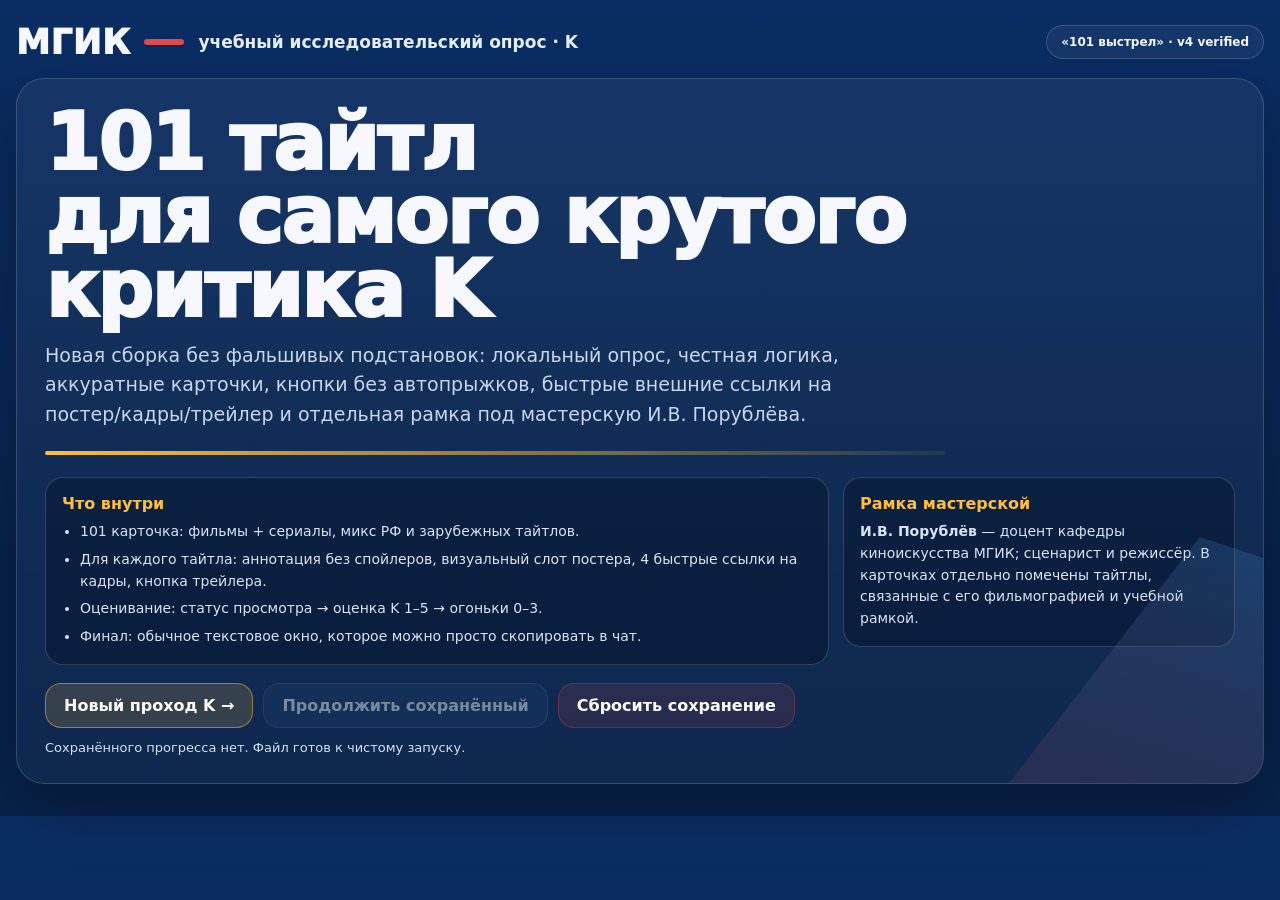
<file: backup/cinema/source-forms/k_101_shots_mgik_v4_verified.html>
<!doctype html>
<html lang="ru">
<head>
<meta charset="utf-8">
<meta name="viewport" content="width=device-width, initial-scale=1">
<title>МГИК · K · 101 выстрел · v4 verified</title>
<style>
:root{--bg:#0a2d63;--bg2:#0c3f88;--panel:#0f2f63;--panel2:#12386f;--panel3:#0b244b;--text:#f6f8fd;--muted:#c9d6eb;--line:rgba(255,255,255,.16);--gold:#ffbe3c;--orange:#ff9f2f;--red:#e34b4b;--blue:#5ab0ff;--green:#53c56b;--shadow:0 24px 58px rgba(0,0,0,.26);}
*{box-sizing:border-box}
html,body{margin:0;padding:0;background:linear-gradient(180deg,var(--bg),#07224a 70%);color:var(--text);font-family:Inter,system-ui,-apple-system,Segoe UI,Arial,sans-serif}
a{color:inherit;text-decoration:none}
button{font:inherit}
.wrap{max-width:1320px;margin:0 auto;padding:22px 16px 32px}
.brandrow{display:flex;align-items:center;gap:14px;flex-wrap:wrap;margin-bottom:16px}
.brand{font-size:34px;font-weight:950;letter-spacing:.02em}
.redline{width:40px;height:6px;border-radius:999px;background:var(--red)}
.brandtext{font-size:17px;font-weight:820;color:#e5eef9}
.version{margin-left:auto;padding:9px 14px;border-radius:999px;border:1px solid var(--line);background:rgba(255,255,255,.05);font-size:12px;font-weight:800}
.hero{background:linear-gradient(180deg,rgba(255,255,255,.05),rgba(255,255,255,.03));border:1px solid var(--line);border-radius:28px;padding:28px;box-shadow:var(--shadow);position:relative;overflow:hidden}
.hero:before{content:'';position:absolute;right:-90px;bottom:-80px;width:320px;height:320px;background:linear-gradient(180deg,rgba(90,176,255,.16),rgba(227,75,75,.13));transform:rotate(18deg);clip-path:polygon(36% 0,100% 0,100% 100%,0 100%);pointer-events:none}
.hero h1{font-size:clamp(42px,7vw,78px);line-height:.94;margin:0 0 14px;font-weight:950;letter-spacing:-.02em;max-width:860px}
.lead{font-size:19px;line-height:1.55;color:var(--muted);max-width:860px}
.goldline{height:4px;width:min(900px,100%);border-radius:999px;background:linear-gradient(90deg,var(--gold),rgba(255,190,60,.08));margin:22px 0}
.infogrid{display:grid;grid-template-columns:2fr 1fr;gap:14px;align-items:start}
.box{background:rgba(4,18,42,.42);border:1px solid var(--line);border-radius:18px;padding:16px}
.box h3{margin:0 0 8px;font-size:16px;color:var(--gold)}
.box p,.box li{margin:0;color:#d9e4f2;line-height:1.55;font-size:14px}
.box ul{margin:0;padding-left:18px;display:grid;gap:6px}
.startBtns{display:flex;gap:10px;flex-wrap:wrap;margin-top:18px}
.btn{border:1px solid var(--line);background:rgba(255,255,255,.07);border-radius:16px;color:#fff;padding:12px 18px;font-weight:860;cursor:pointer;transition:.15s}
.btn:hover{transform:translateY(-1px);border-color:rgba(255,255,255,.3)}
.btn.primary{background:rgba(255,190,60,.16);border-color:rgba(255,190,60,.5)}
.btn.secondary{background:rgba(90,176,255,.12);border-color:rgba(90,176,255,.35)}
.btn.ghost{background:rgba(255,255,255,.05)}
.btn.danger{background:rgba(227,75,75,.12);border-color:rgba(227,75,75,.33)}
.btn[disabled]{opacity:.45;cursor:not-allowed;transform:none}
.statustext{margin-top:12px;color:#d6e1f1;font-size:13px}
#quiz,#done{display:none}
.topbar{display:flex;align-items:end;gap:16px;justify-content:space-between;margin:18px 0 12px;flex-wrap:wrap}
.topbar h2{margin:0;font-size:34px;font-weight:950}
.topbar p{margin:4px 0 0;color:var(--muted);font-size:14px}
.counter{padding:8px 12px;border-radius:999px;border:1px solid var(--line);background:rgba(255,255,255,.05);font-size:13px;font-weight:800}
.progress{height:12px;border-radius:999px;overflow:hidden;background:rgba(255,255,255,.08);margin-bottom:16px;border:1px solid rgba(255,255,255,.06)}
.progress>div{height:100%;width:0;background:linear-gradient(90deg,var(--gold),#ffe292);transition:width .16s ease}
.card{background:rgba(6,22,48,.5);border:1px solid var(--line);border-radius:28px;padding:18px;box-shadow:var(--shadow)}
.main{display:grid;grid-template-columns:minmax(0,1.08fr) minmax(300px,.92fr);gap:18px;align-items:start}
.kind{font-size:26px;font-weight:950;color:var(--orange);text-transform:uppercase;letter-spacing:.02em;margin-bottom:6px}
.title{font-size:clamp(28px,4vw,46px);line-height:1.02;font-weight:950;letter-spacing:-.02em;margin-bottom:6px}
.ru{font-size:21px;color:#eff5fe;margin-bottom:10px}
.meta{display:flex;gap:8px;flex-wrap:wrap;margin-bottom:14px}
.chip{padding:6px 10px;border-radius:999px;border:1px solid var(--line);background:rgba(255,255,255,.05);font-size:12px;font-weight:820;color:#d9e5f4}
.annotation{background:rgba(4,16,36,.62);border:1px solid rgba(255,190,60,.18);border-left:4px solid var(--gold);border-radius:14px;padding:15px 16px;font-size:15.5px;line-height:1.62;color:#f0f5fe}
.ratings{margin-top:14px;display:grid;grid-template-columns:minmax(0,1fr) 92px;gap:10px}
.ratingline{border:1px solid var(--line);border-radius:13px;background:rgba(5,18,39,.6);padding:10px 12px;font-size:13px;line-height:1.42;color:#d8e2f0}
.avgbox{border:1px solid var(--line);border-radius:13px;background:#273651;display:flex;align-items:center;justify-content:center;flex-direction:column;text-align:center;padding:8px}
.avgbox strong{font-size:14px;font-weight:900}
.avgbox small{font-size:10px;color:#d3ddeb;margin-top:2px}
.sectiontitle{font-size:18px;font-weight:950;margin:18px 0 9px}
.optgrid{display:grid;grid-template-columns:repeat(auto-fit,minmax(132px,1fr));gap:10px}
.opt{border:1px solid var(--line);background:rgba(255,255,255,.06);color:#fff;border-radius:15px;padding:13px 10px;font-weight:860;cursor:pointer;transition:.12s;min-height:54px}
.opt:hover{border-color:rgba(255,255,255,.32)}
.opt.sel{outline:2px solid var(--blue);background:rgba(90,176,255,.16)}
.opt.fire.sel{outline-color:var(--gold);background:rgba(255,190,60,.16)}
.nav{display:flex;justify-content:space-between;gap:10px;align-items:center;margin-top:20px;flex-wrap:wrap}
.note{margin-top:10px;font-size:12px;line-height:1.45;color:#d2ddef}
.visuals{display:flex;flex-direction:column;gap:12px}
.posterCard{display:grid;grid-template-columns:170px minmax(0,1fr);gap:12px;border:1px solid var(--line);border-radius:20px;background:linear-gradient(180deg,rgba(255,255,255,.05),rgba(255,255,255,.03));padding:12px;min-height:360px}
.posterMedia{display:flex;align-items:center;justify-content:center}
.posterMedia img{width:100%;aspect-ratio:2/3;object-fit:cover;border-radius:14px;border:1px solid rgba(255,255,255,.1);background:#17345e}
.posterMeta{display:flex;flex-direction:column;gap:10px;min-width:0}
.posterMeta h3{margin:0;font-size:16px;color:var(--gold)}
.mini{font-size:13px;line-height:1.5;color:#dde7f4}
.linkrow{display:grid;grid-template-columns:1fr 1fr;gap:8px}
.linkbtn{display:flex;align-items:center;justify-content:center;text-align:center;min-height:44px;padding:10px;border:1px solid var(--line);border-radius:13px;background:rgba(255,255,255,.06);font-size:13px;font-weight:850}
.linkbtn:hover{border-color:rgba(255,255,255,.3);background:rgba(255,255,255,.09)}
.framegrid{display:grid;grid-template-columns:1fr 1fr;gap:10px}
.frame{display:flex;align-items:center;gap:10px;padding:10px;border:1px solid var(--line);border-radius:14px;background:rgba(255,255,255,.05);min-height:86px}
.frame img{width:70px;height:58px;object-fit:cover;border-radius:10px;border:1px solid rgba(255,255,255,.1);background:#133057}
.frameInfo b{display:block;font-size:13px;margin-bottom:2px}
.frameInfo small{font-size:11px;color:#d0dceb;line-height:1.3}
.masterBox{border:1px solid rgba(255,190,60,.25);background:rgba(255,190,60,.08);border-radius:14px;padding:12px 13px}
.masterBox b{display:block;color:var(--gold);margin-bottom:5px}
.masterBox span{font-size:13px;line-height:1.48;color:#f3f6fc}
.doneCard{background:rgba(6,22,48,.5);border:1px solid var(--line);border-radius:26px;padding:22px;box-shadow:var(--shadow)}
.doneCard h2{font-size:38px;margin:0 0 8px;font-weight:950}
.result{width:100%;min-height:720px;border-radius:16px;border:1px solid var(--line);background:#081a39;color:#f4f7ff;padding:15px;font:14px/1.5 ui-monospace,SFMono-Regular,Consolas,monospace;resize:vertical}
.doneBtns{display:flex;gap:10px;flex-wrap:wrap;margin-top:12px}
.badge{display:inline-flex;align-items:center;gap:7px}.pulse{width:8px;height:8px;border-radius:50%;background:var(--gold);box-shadow:0 0 0 4px rgba(255,190,60,.12)}
@media(max-width:1080px){.main{grid-template-columns:1fr}.infogrid{grid-template-columns:1fr}.posterCard{grid-template-columns:150px 1fr}}
@media(max-width:640px){.wrap{padding:14px 10px 24px}.hero,.card,.doneCard{padding:14px}.brand{font-size:28px}.brandtext{font-size:14px}.hero h1{font-size:48px}.posterCard{grid-template-columns:1fr}.posterMedia{max-width:210px}.posterMedia img{max-width:210px}.linkrow{grid-template-columns:1fr 1fr}.framegrid{grid-template-columns:1fr}.optgrid{grid-template-columns:repeat(2,1fr)}}
</style>
</head>
<body>
<div class="wrap">
  <div class="brandrow">
    <div class="brand">МГИК</div>
    <div class="redline"></div>
    <div class="brandtext">учебный исследовательский опрос · K</div>
    <div class="version">«101 выстрел» · v4 verified</div>
  </div>

  <section id="start">
    <div class="hero">
      <h1>101 тайтл<br>для самого крутого критика K</h1>
      <div class="lead">Новая сборка без фальшивых подстановок: локальный опрос, честная логика, аккуратные карточки, кнопки без автопрыжков, быстрые внешние ссылки на постер/кадры/трейлер и отдельная рамка под мастерскую И.В. Порублёва.</div>
      <div class="goldline"></div>
      <div class="infogrid">
        <div class="box">
          <h3>Что внутри</h3>
          <ul>
            <li>101 карточка: фильмы + сериалы, микс РФ и зарубежных тайтлов.</li>
            <li>Для каждого тайтла: аннотация без спойлеров, визуальный слот постера, 4 быстрые ссылки на кадры, кнопка трейлера.</li>
            <li>Оценивание: статус просмотра → оценка K 1–5 → огоньки 0–3.</li>
            <li>Финал: обычное текстовое окно, которое можно просто скопировать в чат.</li>
          </ul>
        </div>
        <div class="box">
          <h3>Рамка мастерской</h3>
          <p><b>И.В. Порублёв</b> — доцент кафедры киноискусства МГИК; сценарист и режиссёр. В карточках отдельно помечены тайтлы, связанные с его фильмографией и учебной рамкой.</p>
        </div>
      </div>
      <div class="startBtns">
        <button id="newBtn" class="btn primary">Новый проход K →</button>
        <button id="resumeBtn" class="btn secondary">Продолжить сохранённый</button>
        <button id="clearBtn" class="btn danger">Сбросить сохранение</button>
      </div>
      <div class="statustext" id="startStatus">Файл собран локально. Готово к запуску.</div>
    </div>
  </section>

  <section id="quiz">
    <div class="topbar">
      <div>
        <h2>101 выстрел · K</h2>
        <p>Локальная версия: надёжный проход, автосохранение, внешние ссылки только как ссылки.</p>
      </div>
      <div class="counter" id="counter">1 / 101</div>
    </div>
    <div class="progress"><div id="progressBar"></div></div>
    <div class="card">
      <div class="main">
        <div>
          <div class="kind" id="kind"></div>
          <div class="title" id="title"></div>
          <div class="ru" id="ru"></div>
          <div class="meta">
            <div class="chip" id="year"></div>
            <div class="chip">K · шкала 1–5</div>
            <div class="chip">Heat · 0–3 🔥</div>
            <div class="chip" id="masterChip" style="display:none"></div>
          </div>
          <div class="annotation" id="desc"></div>
          <div class="ratings">
            <div class="ratingline"><span class="badge"><span class="pulse"></span><b>Внешние оценки:</b></span> IMDb / КП / RT / Metacritic / Letterboxd / TMDb — <b>в обработке</b>. В этой версии они не мешают прохождению и не ломают карточки.</div>
            <div class="avgbox"><strong>В обработке</strong><small>средняя</small></div>
          </div>

          <div class="sectiontitle">Смотрела?</div>
          <div class="optgrid" id="statusGrid">
            <button class="opt" data-group="status" data-v="watched">Да</button>
            <button class="opt" data-group="status" data-v="notwatched">Не смотрела</button>
            <button class="opt" data-group="status" data-v="forgot">Смотрела, но не помнит</button>
            <button class="opt" data-group="status" data-v="partial">Бросила / не досмотрела</button>
          </div>

          <div id="ratingWrap" style="display:none">
            <div class="sectiontitle">Оценка K</div>
            <div class="optgrid" id="ratingGrid">
              <button class="opt" data-group="rating" data-v="1">1</button>
              <button class="opt" data-group="rating" data-v="2">2</button>
              <button class="opt" data-group="rating" data-v="3">3</button>
              <button class="opt" data-group="rating" data-v="4">4</button>
              <button class="opt" data-group="rating" data-v="5">5</button>
            </div>
            <div class="sectiontitle">Огонёк</div>
            <div class="optgrid" id="heatGrid">
              <button class="opt fire" data-group="heat" data-v="0">без огонька</button>
              <button class="opt fire" data-group="heat" data-v="1">🔥</button>
              <button class="opt fire" data-group="heat" data-v="2">🔥🔥</button>
              <button class="opt fire" data-group="heat" data-v="3">🔥🔥🔥</button>
            </div>
          </div>

          <div class="nav">
            <button id="prevBtn" class="btn ghost">← Назад</button>
            <div style="display:flex; gap:10px; flex-wrap:wrap">
              <button id="restartBtn" class="btn danger">Перезапуск</button>
              <button id="nextBtn" class="btn primary">Дальше →</button>
            </div>
          </div>
          <div class="note">Логика прохода: сначала статус просмотра. Если тайтл смотрели или бросили — далее оценка 1–5 и огоньки 0–3. После завершения будет обычный копируемый итог.</div>
        </div>

        <div class="visuals">
          <div class="posterCard">
            <div class="posterMedia">
              <img id="posterImg" alt="Визуальная карточка тайтла">
            </div>
            <div class="posterMeta">
              <div>
                <h3>Визуальный блок</h3>
                <div class="mini">Справа всегда есть аккуратный визуальный слот. Если реальный постер не встроен, внутри показывается локальная карточка-заглушка без поломок. Ни одной битой картинки.</div>
              </div>
              <div class="linkrow">
                <a id="posterLink" class="linkbtn" target="_blank" rel="noopener">Открыть постер</a>
                <a id="trailerLink" class="linkbtn" target="_blank" rel="noopener">Открыть трейлер</a>
              </div>
              <div class="masterBox" id="masterBox" style="display:none">
                <b>Связь с мастерской</b>
                <span id="masterText"></span>
              </div>
            </div>
          </div>
          <div class="framegrid">
            <a id="frameLink1" class="frame" target="_blank" rel="noopener"><img id="frameImg1" alt="Кадр 1"><span class="frameInfo"><b>Кадр 1</b><small>Открыть подборку кадров</small></span></a>
            <a id="frameLink2" class="frame" target="_blank" rel="noopener"><img id="frameImg2" alt="Кадр 2"><span class="frameInfo"><b>Кадр 2</b><small>Открыть подборку кадров</small></span></a>
            <a id="frameLink3" class="frame" target="_blank" rel="noopener"><img id="frameImg3" alt="Кадр 3"><span class="frameInfo"><b>Кадр 3</b><small>Открыть подборку кадров</small></span></a>
            <a id="frameLink4" class="frame" target="_blank" rel="noopener"><img id="frameImg4" alt="Кадр 4"><span class="frameInfo"><b>Кадр 4</b><small>Открыть подборку кадров</small></span></a>
          </div>
        </div>
      </div>
    </div>
  </section>

  <section id="done">
    <div class="doneCard">
      <h2>Готово</h2>
      <div class="lead" style="font-size:16px;max-width:none">Ниже — готовый итог для вставки в чат. Формат совместим с вашим проектом.</div>
      <textarea id="result" class="result"></textarea>
      <div class="doneBtns">
        <button id="copyBtn" class="btn primary">Скопировать результат</button>
        <button id="backBtn" class="btn secondary">Вернуться к последней карточке</button>
        <button id="newFromDoneBtn" class="btn danger">Начать заново</button>
      </div>
      <div class="statustext" id="copyStatus"></div>
    </div>
  </section>
</div>

<script>
const ITEMS = [{"title": "Parasite", "ru": "Паразиты", "year": 2019, "type": "ФИЛЬМ", "media": "movie", "desc": "Семья с окраины постепенно устраивается на работу в богатый дом, выдавая себя за незаменимых специалистов. Остроумная социальная сатира быстро превращается в напряжённую игру характеров, статуса и скрытых мотивов."}, {"title": "The Menu", "ru": "Меню", "year": 2022, "type": "ФИЛЬМ", "media": "movie", "desc": "Молодая пара приезжает на закрытый остров ради ужина у легендарного шефа. Роскошный гастрономический вечер быстро обрастает тревогой, чёрным юмором и весьма неприятными сюрпризами."}, {"title": "The Invisible Man", "ru": "Человек-невидимка", "year": 2020, "type": "ФИЛЬМ", "media": "movie", "desc": "Женщина пытается начать жизнь заново после токсичных отношений, но ощущение преследования не отпускает её ни на минуту. Паранойя, контроль и страх здесь работают сильнее любого прямого монстра."}, {"title": "Strange Darling", "ru": "Сталкер", "year": 2024, "type": "ФИЛЬМ", "media": "movie", "desc": "История случайной ночной встречи развивается так, что зрителю постоянно приходится перестраивать собственные ожидания. Формально это триллер, а по ощущению — хитрая игра с восприятием, опасностью и масками."}, {"title": "Companion", "ru": "Компаньон", "year": 2025, "type": "ФИЛЬМ", "media": "movie", "desc": "Выходные за городом быстро превращаются в историю о доверии, контроле и природе близости. Фильм одновременно работает как жанровый аттракцион и как размышление о человеческих отношениях и технологии."}, {"title": "Obsession", "ru": "Обсессия", "year": 2025, "type": "ФИЛЬМ", "media": "movie", "desc": "Невинное желание быть любимым запускает цепочку последствий, которые становятся всё опаснее и мрачнее. Психологический хоррор о том, как романтическая одержимость легко превращается в угрозу."}, {"title": "Drop", "ru": "Дроп", "year": 2025, "type": "ФИЛЬМ", "media": "movie", "desc": "Обычный вечер начинает рушиться из-за серии тревожных сообщений и нарастающего чувства ловушки. Это камерный триллер, где напряжение держится на героине, ритме и постоянном ощущении чужого контроля."}, {"title": "Fight or Flight", "ru": "Рейс навылет", "year": 2025, "type": "ФИЛЬМ", "media": "movie", "desc": "Полёт превращается в хаотичную бойню, где выживание зависит от скорости реакции и готовности драться изо всех сил. Кровавый боевик с чёрным юмором, бешеной музыкой и намеренно безумной энергетикой."}, {"title": "Knives Out", "ru": "Достать ножи", "year": 2019, "type": "ФИЛЬМ", "media": "movie", "desc": "После смерти знаменитого писателя в богатом семействе начинается расследование, где каждый кажется подозрительным. Умный и очень игривый детектив, в котором интрига не мешает удовольствию от персонажей."}, {"title": "Glass Onion: A Knives Out Mystery", "ru": "Достать ножи: Стеклянная луковица", "year": 2022, "type": "ФИЛЬМ", "media": "movie", "desc": "Экстравагантный миллиардер приглашает друзей на островную игру в убийство, но всё быстро становится неигрушечным. Продолжение работает как сатирический детектив с яркой постановкой и самоиронией."}, {"title": "A Haunting in Venice", "ru": "Призраки в Венеции", "year": 2023, "type": "ФИЛЬМ", "media": "movie", "desc": "Эркюль Пуаро вынужден вернуться к делу, когда спиритический вечер в старинном дворце оборачивается убийством. Здесь детектив переплетается с готической атмосферой и почти мистическим настроением."}, {"title": "Murder on the Orient Express", "ru": "Убийство в Восточном экспрессе", "year": 2017, "type": "ФИЛЬМ", "media": "movie", "desc": "Роскошный поезд застревает в снегу, а среди пассажиров скрывается убийца. Классическая закрытая детективная конструкция, где важны и интрига, и галерея характеров."}, {"title": "Death on the Nile", "ru": "Смерть на Ниле", "year": 2022, "type": "ФИЛЬМ", "media": "movie", "desc": "Свадебное путешествие по Нилу превращается в расследование, когда роскошный круиз оказывается сценой преступления. Фильм опирается на гламурную картинку, ревность, тайны и старый добрый детектив."}, {"title": "Prisoners", "ru": "Пленницы", "year": 2013, "type": "ФИЛЬМ", "media": "movie", "desc": "После исчезновения детей отец одной из девочек идёт дальше закона, пытаясь добиться правды любой ценой. Мрачный триллер о страхе, бессилии и том, как отчаяние меняет человека."}, {"title": "Zodiac", "ru": "Зодиак", "year": 2007, "type": "ФИЛЬМ", "media": "movie", "desc": "Журналисты и следователи годами пытаются вычислить серийного убийцу, который словно издевается над всей системой. Это не столько традиционный триллер, сколько медленное и очень цепкое погружение в обсессию расследованием."}, {"title": "Shutter Island", "ru": "Остров проклятых", "year": 2010, "type": "ФИЛЬМ", "media": "movie", "desc": "Маршал приезжает на закрытый островной объект, чтобы расследовать исчезновение пациентки. Туманная атмосфера, недоверие и ощущение, что реальность постоянно ускользает, делают фильм особенно липким."}, {"title": "The Girl with the Dragon Tattoo", "ru": "Девушка с татуировкой дракона", "year": 2011, "type": "ФИЛЬМ", "media": "movie", "desc": "Журналист и необычная хакерша берутся за старую семейную тайну, которая тянет за собой куда более мрачные подробности. Холодный, собранный и очень цепкий триллер-расследование."}, {"title": "Wind River", "ru": "Ветреная река", "year": 2017, "type": "ФИЛЬМ", "media": "movie", "desc": "Следователь приезжает в снежную резервацию, где местный охотник помогает расследовать смерть молодой девушки. Фильм совмещает криминальную интригу с сильным чувством места, холода и боли."}, {"title": "Searching", "ru": "Поиск", "year": 2018, "type": "ФИЛЬМ", "media": "movie", "desc": "Когда дочь пропадает, отец пытается собрать всю правду по цифровым следам на экране ноутбука и телефона. Формат экранного повествования здесь не трюк, а полноценный источник напряжения."}, {"title": "Missing", "ru": "Пропавшая без вести", "year": 2023, "type": "ФИЛЬМ", "media": "movie", "desc": "Девушка начинает собственное онлайн-расследование, когда её мать исчезает во время поездки. История снова строится через экраны и переписки, но делает ставку на более личную и нервную динамику."}, {"title": "The Outfit", "ru": "Костюм", "year": 2022, "type": "ФИЛЬМ", "media": "movie", "desc": "Незаметный портной оказывается в центре опасной ночной разборки с криминальным миром. Камерный фильм, где всё держится на тексте, хитрости и умении героя выживать за счёт ума."}, {"title": "The Accountant", "ru": "Расплата", "year": 2016, "type": "ФИЛЬМ", "media": "movie", "desc": "Гениальный бухгалтер с очень необычным набором навыков оказывается втянут в опасную историю вокруг финансовых махинаций. Боевик и триллер собраны вокруг тихого, но нестандартного героя."}, {"title": "Bullet Train", "ru": "Быстрее пули", "year": 2022, "type": "ФИЛЬМ", "media": "movie", "desc": "В одном скоростном поезде сталкиваются наёмники, чемодан с секретом и целая цепочка нелепо-смертельных совпадений. Комедийный экшен с высоким темпом и любовью к стильному хаосу."}, {"title": "Nobody", "ru": "Никто", "year": 2021, "type": "ФИЛЬМ", "media": "movie", "desc": "Незаметный семьянин внезапно оказывается человеком с прошлым, о котором лучше было не знать. Фильм строится на удовольствии от неожиданного раскрытия героя и очень точного экшена."}, {"title": "Baby Driver", "ru": "Малыш на драйве", "year": 2017, "type": "ФИЛЬМ", "media": "movie", "desc": "Талантливый водитель на криминальных заданиях живёт в собственном музыкальном ритме и мечтает вырваться из этой жизни. Очень музыкальный, кинетичный фильм, где монтаж и саундтрек работают как отдельный двигатель."}, {"title": "The Nice Guys", "ru": "Славные парни", "year": 2016, "type": "ФИЛЬМ", "media": "movie", "desc": "Неуклюжий частный сыщик и грубый решала вынуждены вместе распутывать странное дело в Лос-Анджелесе 1970-х. Комедийный детектив с отличной парной химией и вкусной атмосферой эпохи."}, {"title": "The Man from U.N.C.L.E.", "ru": "Агенты А.Н.К.Л.", "year": 2015, "type": "ФИЛЬМ", "media": "movie", "desc": "Агентам из враждующих лагерей приходится сотрудничать, чтобы остановить опасную угрозу. Шпионское ретро со стилем, юмором и постоянным соревнованием харизм."}, {"title": "Palm Springs", "ru": "Палм-Спрингс", "year": 2020, "type": "ФИЛЬМ", "media": "movie", "desc": "Двое гостей на свадьбе застревают в одном и том же дне и вынуждены искать смысл внутри бесконечного повтора. Ромком с петлёй времени неожиданно выходит на очень живые эмоции."}, {"title": "Game Night", "ru": "Ночные игры", "year": 2018, "type": "ФИЛЬМ", "media": "movie", "desc": "Дружеский игровой вечер внезапно становится слишком реалистичным и опасным. Комедия держится на бешеном темпе, парной химии и постоянном ощущении, что ситуация выходит из-под контроля."}, {"title": "La La Land", "ru": "Ла-Ла Ленд", "year": 2016, "type": "ФИЛЬМ", "media": "movie", "desc": "Два мечтателя пытаются удержать любовь и собственные амбиции в городе, где все гонятся за шансом. Яркий музыкальный фильм о таланте, выборе и цене мечты."}, {"title": "Moulin Rouge!", "ru": "Мулен Руж", "year": 2001, "type": "ФИЛЬМ", "media": "movie", "desc": "В парижском кабаре сталкиваются любовь, ревность, сцена и разрушительная страсть. Экстравертный мюзикл, в котором эмоции подаются на максимальной громкости и через музыку, и через визуальный стиль."}, {"title": "Bohemian Rhapsody", "ru": "Богемская рапсодия", "year": 2018, "type": "ФИЛЬМ", "media": "movie", "desc": "История взлёта Queen и сложного пути их фронтмена проходит через сцену, успех, кризисы и музыку. Это прежде всего мощное зрительское переживание, завязанное на харизме и хитах."}, {"title": "Rocketman", "ru": "Рокетмен", "year": 2019, "type": "ФИЛЬМ", "media": "movie", "desc": "Музыкальная биография Элтона Джона превращает реальные события в яркое сценическое переживание. Фильм свободнее обращается с формой и делает ставку на эмоциональную откровенность."}, {"title": "Jojo Rabbit", "ru": "Кролик Джоджо", "year": 2019, "type": "ФИЛЬМ", "media": "movie", "desc": "Мальчик, воспитанный пропагандой, сталкивается с реальностью, которая не укладывается в его наивный мир. Сатирическая форма здесь соседствует с очень живой историей взросления и переосмысления."}, {"title": "The Grand Budapest Hotel", "ru": "Отель «Гранд Будапешт»", "year": 2014, "type": "ФИЛЬМ", "media": "movie", "desc": "Легендарный консьерж и его юный помощник оказываются втянуты в абсурдно-изящное приключение с наследством, погонями и политическим фоном. Фильм знаменит авторским стилем и вниманием к композиции."}, {"title": "Everything Everywhere All at Once", "ru": "Всё везде и сразу", "year": 2022, "type": "ФИЛЬМ", "media": "movie", "desc": "Обычная женщина в момент личного и семейного кризиса внезапно сталкивается с хаосом бесконечных вариантов собственной жизни. Безумная форма соединяет экшен, абсурд, драму и очень человеческую тему выбора."}, {"title": "Barbie", "ru": "Барби", "year": 2023, "type": "ФИЛЬМ", "media": "movie", "desc": "Кукольный мир оказывается не таким стабильным, как кажется, и героиня отправляется в реальность искать ответы. Зрелищная сатира, которая маскируется под поп-развлечение, но активно спорит с ожиданиями."}, {"title": "Oppenheimer", "ru": "Оппенгеймер", "year": 2023, "type": "ФИЛЬМ", "media": "movie", "desc": "История физика, стоявшего в центре создания атомной бомбы, подаётся как масштабная драма об ответственности, власти и последствиях. Это биографический фильм, работающий почти как интеллектуальный триллер."}, {"title": "Dune", "ru": "Дюна", "year": 2021, "type": "ФИЛЬМ", "media": "movie", "desc": "Наследник великого дома оказывается в эпицентре борьбы за пустынную планету, определяющую судьбы империи. Медленная, густая фантастика, построенная на мире, ритуале и предчувствии большой истории."}, {"title": "Dune: Part Two", "ru": "Дюна: Часть вторая", "year": 2024, "type": "ФИЛЬМ", "media": "movie", "desc": "Продолжение усиливает масштаб конфликта и доводит путь героя до куда более опасной точки. Здесь больше динамики, больше эмоций и ещё сильнее ощущение мифа в большом кино."}, {"title": "Ex Machina", "ru": "Из машины", "year": 2015, "type": "ФИЛЬМ", "media": "movie", "desc": "Молодой программист приезжает к загадочному миллиардеру, чтобы протестировать необычную систему искусственного интеллекта. Камерная фантастика превращается в тонкую игру разума, власти и симпатии."}, {"title": "Arrival", "ru": "Прибытие", "year": 2016, "type": "ФИЛЬМ", "media": "movie", "desc": "Лингвистку привлекают к контакту с внеземным разумом, и задача быстро выходит далеко за рамки перевода слов. Очень человечная научная фантастика о языке, времени и принятии."}, {"title": "Silo", "ru": "Укрытие", "year": 2023, "type": "СЕРИАЛ", "media": "series", "desc": "Тысячи людей живут под землёй и верят строгим правилам, запрещающим задавать лишние вопросы о внешнем мире. Сериал строит интригу на тайне системы, недоверии и медленном раскрытии устройства мира."}, {"title": "Severance", "ru": "Разделение", "year": 2022, "type": "СЕРИАЛ", "media": "series", "desc": "Сотрудники корпорации соглашаются на процедуру, разделяющую рабочую и личную память, но цена такого удобства оказывается пугающей. Идея подана с холодным стилем, иронией и нарастанием тревоги."}, {"title": "Black Mirror", "ru": "Чёрное зеркало", "year": 2011, "type": "СЕРИАЛ", "media": "series", "desc": "Антология самостоятельных историй о технологиях, человеческих слабостях и том, как легко привычный мир становится пугающим. Каждый эпизод предлагает свой угол атаки — от сатиры до почти чистого хоррора."}, {"title": "Dark", "ru": "Тьма", "year": 2017, "type": "СЕРИАЛ", "media": "series", "desc": "Исчезновение ребёнка в маленьком немецком городке запускает цепочку событий, связанных с несколькими семьями и большой тайной. Сериал ценят за атмосферу, сложную структуру и серьёзный подход к головоломке."}, {"title": "Chernobyl", "ru": "Чернобыль", "year": 2019, "type": "СЕРИАЛ", "media": "series", "desc": "История аварии на ЧАЭС показана как сочетание личных драм, институциональной катастрофы и страшной цены лжи. Это очень собранный сериал, где ужас рождается из правдоподобия и масштаба последствий."}, {"title": "The Last of Us", "ru": "Одни из нас", "year": 2023, "type": "СЕРИАЛ", "media": "series", "desc": "Мужчина и девочка отправляются через разрушенную Америку, где заражение и люди одинаково опасны. Постапокалипсис здесь важен, но в центре всегда остаются отношения, доверие и потери."}, {"title": "Fallout", "ru": "Fallout", "year": 2024, "type": "СЕРИАЛ", "media": "series", "desc": "Героиня из убежища впервые выходит в жёсткий мир после катастрофы и сталкивается с его абсурдом, жестокостью и правилами. Сериал соединяет приключение, сатиру и очень узнаваемую игровую вселенную."}, {"title": "Wednesday", "ru": "Уэнсдэй", "year": 2022, "type": "СЕРИАЛ", "media": "series", "desc": "Уэнсдэй Аддамс попадает в необычную академию, где ей приходится разбираться и с местными тайнами, и с собственной семейной историей. Детективная линия здесь подана через готику и подростковую иронию."}, {"title": "Lockwood & Co.", "ru": "Агентство «Локвуд и компания»", "year": 2023, "type": "СЕРИАЛ", "media": "series", "desc": "В Лондоне, где опасные призраки стали нормой, подростки-охотники за сверхъестественным открывают собственное агентство. Сериал хорошо балансирует между мистикой, приключением и симпатичной командной динамикой."}, {"title": "Stranger Things", "ru": "Очень странные дела", "year": 2016, "type": "СЕРИАЛ", "media": "series", "desc": "Исчезновение мальчика раскрывает существование опасного параллельного ужаса, скрытого за фасадом обычного городка. Ностальгический жанровый микс из дружбы, монстров и приключения."}, {"title": "The Mandalorian", "ru": "Мандалорец", "year": 2019, "type": "СЕРИАЛ", "media": "series", "desc": "Одинокий наёмник получает задание, которое меняет его маршрут и превращает путешествие по галактике в личную историю защиты. Космический вестерн с сильной атмосферой и удачной эмоциональной связкой героя с Грогу."}, {"title": "Andor", "ru": "Андор", "year": 2022, "type": "СЕРИАЛ", "media": "series", "desc": "История человека, который из одиночки постепенно превращается в часть сопротивления. Один из самых взрослых и политически точных проектов во вселенной Star Wars, построенный на характерах и системе."}, {"title": "Loki", "ru": "Локи", "year": 2021, "type": "СЕРИАЛ", "media": "series", "desc": "Хитрый антигерой попадает в бюрократический аппарат, контролирующий разные варианты времени и реальности. Сериал удачно сочетает ироничную харизму, фантастику и тему самоопределения."}, {"title": "Foundation", "ru": "Основание", "year": 2021, "type": "СЕРИАЛ", "media": "series", "desc": "На фоне распада гигантской империи несколько людей пытаются изменить ход цивилизационной истории. Масштабный сериал, который делает ставку на идеи, визуальную архитектуру и большие временные дуги."}, {"title": "Dark Matter", "ru": "Тёмная материя", "year": 2024, "type": "СЕРИАЛ", "media": "series", "desc": "Жизнь обычного преподавателя внезапно рассыпается, когда его выбрасывает в пугающе знакомую, но чужую версию собственной реальности. Это фантастика о выборе, идентичности и цене нереализованных возможностей."}, {"title": "Arcane", "ru": "Аркейн", "year": 2021, "type": "СЕРИАЛ", "media": "series", "desc": "История двух сестёр разворачивается на фоне конфликта между блестящим верхним городом и суровым нижним. Один из самых визуально сильных анимационных сериалов последних лет, где зрелищность поддержана сильной драмой."}, {"title": "Love, Death & Robots", "ru": "Любовь. Смерть. Роботы", "year": 2019, "type": "СЕРИАЛ", "media": "series", "desc": "Антология коротких анимационных историй прыгает от научной фантастики к хоррору, абсурду и экшену. Уровень и тон меняются от эпизода к эпизоду, но разнообразие здесь и есть главный плюс."}, {"title": "Fleabag", "ru": "Дрянь", "year": 2016, "type": "СЕРИАЛ", "media": "series", "desc": "Остроумная и саморазрушительная героиня пытается жить, любить и скрывать боль за потоком шуток и провокаций. Очень авторский сериал, где юмор и уязвимость существуют одновременно."}, {"title": "Better Call Saul", "ru": "Лучше звоните Солу", "year": 2015, "type": "СЕРИАЛ", "media": "series", "desc": "История адвоката, который шаг за шагом превращается в знакомого зрителям персонажа из другой легендарной вселенной. Сериал ценят за тонкую драматургию и внимание к моральным компромиссам."}, {"title": "Fargo", "ru": "Фарго", "year": 2014, "type": "СЕРИАЛ", "media": "series", "desc": "Каждый сезон предлагает новую историю преступления, абсурда и неожиданных последствий в фирменной манере чёрного юмора. Сериал умеет одновременно быть криминальным, странным и очень человечным."}, {"title": "Slow Horses", "ru": "Медленные лошади", "year": 2022, "type": "СЕРИАЛ", "media": "series", "desc": "Команда списанных британских разведчиков вынуждена разбираться с очень реальными угрозами, несмотря на собственную репутацию неудачников. Шпионский сериал выигрывает именно героями и юмором."}, {"title": "Mindhunter", "ru": "Охотник за разумом", "year": 2017, "type": "СЕРИАЛ", "media": "series", "desc": "В начале новой эпохи криминальной психологии агенты ФБР пытаются понять, как думают серийные убийцы. Сериал держится на диалогах, холодной атмосфере и умном исследовании зла."}, {"title": "Mare of Easttown", "ru": "Мейр из Исттауна", "year": 2021, "type": "СЕРИАЛ", "media": "series", "desc": "Детектив расследует убийство в маленьком городе, где все связаны друг с другом прошлым, болью и слухами. Это одновременно криминальная интрига и сильная драма сообщества."}, {"title": "Presumed Innocent", "ru": "Презумпция невиновности", "year": 2024, "type": "СЕРИАЛ", "media": "series", "desc": "Прокурор оказывается в центре дела, которое слишком тесно переплетается с его собственной жизнью. Судебная интрига сочетается с психологическим давлением и семейной драмой."}, {"title": "The Talented Mr. Ripley", "ru": "Талантливый мистер Рипли", "year": 1999, "type": "ФИЛЬМ", "media": "movie", "desc": "Скромный молодой человек получает шанс прикоснуться к чужой роскошной жизни и постепенно начинает хотеть от неё гораздо больше. Психологическая история об очаровании, зависти и опасном присвоении чужой идентичности."}, {"title": "Ripley", "ru": "Рипли", "year": 2024, "type": "СЕРИАЛ", "media": "series", "desc": "Новая экранная версия истории о человеке, который слишком легко умеет входить в чужое пространство и становиться тем, кем не является. Чёрно-белая стилистика делает сюжет ещё холоднее и тревожнее."}, {"title": "The Sopranos", "ru": "Клан Сопрано", "year": 1999, "type": "СЕРИАЛ", "media": "series", "desc": "Криминальный босс одновременно держит семейную и мафиозную жизнь, пока внутренние трещины становятся всё заметнее. Один из фундаментальных сериалов о сложном антигерое, власти и самообмане."}, {"title": "The Big Lebowski", "ru": "Большой Лебовски", "year": 1998, "type": "ФИЛЬМ", "media": "movie", "desc": "Самый ленивый человек в Лос-Анджелесе внезапно оказывается втянут в абсурдно запутанное дело из-за путаницы с именем. Культовая комедия положений, характера и неповторимого ритма братьев Коэн."}, {"title": "Barton Fink", "ru": "Бартон Финк", "year": 1991, "type": "ФИЛЬМ", "media": "movie", "desc": "Амбициозный драматург приезжает в Голливуд писать сценарий, но очень быстро сталкивается с творческим и личным тупиком. Странный, нервный и многослойный фильм о блоке, амбиции и кошмаре среды."}, {"title": "L.A. Confidential", "ru": "Секреты Лос-Анджелеса", "year": 1997, "type": "ФИЛЬМ", "media": "movie", "desc": "Три очень разных полицейских оказываются втянуты в сеть коррупции, насилия и глянцевой лжи послевоенного Лос-Анджелеса. Образцовый неонуар, в котором интрига и персонажи одинаково сильны."}, {"title": "Rain Man", "ru": "Человек дождя", "year": 1988, "type": "ФИЛЬМ", "media": "movie", "desc": "Самовлюблённый молодой человек узнаёт о существовании старшего брата и отправляется с ним в поездку, меняющую обоих. Это история о родстве, выгоде, принятии и реальном контакте между очень разными людьми."}, {"title": "Le Fabuleux destin d'Amélie Poulain", "ru": "Амели", "year": 2001, "type": "ФИЛЬМ", "media": "movie", "desc": "Наблюдательная и очень особенная девушка решает незаметно менять жизнь окружающих к лучшему и параллельно учится выходить из собственной скорлупы. Очаровательный фильм, в котором стиль, музыка и доброта образуют целый мир."}, {"title": "Six-String Samurai", "ru": "Шестиструнный самурай", "year": 1998, "type": "ФИЛЬМ", "media": "movie", "desc": "В постапокалиптическом мире музыкант-самурай идёт через пустоши к городу мечты, отбиваясь от врагов и странностей мира. Безумное культовое кино, где роуд-муви, рок-н-ролл и стиль работают на одной волне."}, {"title": "Pirates of the Caribbean: The Curse of the Black Pearl", "ru": "Пираты Карибского моря: Проклятие «Чёрной жемчужины»", "year": 2003, "type": "ФИЛЬМ", "media": "movie", "desc": "Кузнец, губернаторская дочь и эксцентричный пират оказываются втянуты в историю с похищением, проклятием и морской легендой. Один из самых удачных приключенческих блокбастеров — с юмором, харизмой и драйвом."}, {"title": "Волшебный участок", "ru": "", "year": 2023, "type": "СЕРИАЛ", "media": "series", "desc": "Современный город сталкивается с очень узнаваемой, но неожиданно ожившей сказочной стихией. Сериал ценят за сочетание юмора, приключения, мрачноватой сказки и живых героев."}, {"title": "Вампиры средней полосы", "ru": "", "year": 2021, "type": "СЕРИАЛ", "media": "series", "desc": "Обычная с виду семья из Смоленска ведёт не совсем обычную жизнь и старается сохранить хрупкое равновесие между бытом и сверхъестественным. Уютная, смешная и обаятельная фантастическая история."}, {"title": "Пищеблок", "ru": "", "year": 2021, "type": "СЕРИАЛ", "media": "series", "desc": "В пионерлагере начинают происходить странные и тревожные вещи, которые выглядят всё менее объяснимыми. Сериал соединяет советскую атмосферу, подростковое приключение и хоррор-мотивы."}, {"title": "Перевал Дятлова", "ru": "", "year": 2020, "type": "СЕРИАЛ", "media": "series", "desc": "Реконструкция одной из самых загадочных историй советского времени строится как смесь расследования, исторической драмы и почти мистической атмосферы. Сериал балансирует между версией, тайной и человеческой историей."}, {"title": "Мастер и Маргарита", "ru": "", "year": 2024, "type": "ФИЛЬМ", "media": "movie", "desc": "Новая интерпретация знаменитого романа переплетает московскую сатиру, любовную линию и фантастическое измерение. Проект интересен как литературная адаптация и как большое визуальное высказывание."}, {"title": "Бригада", "ru": "", "year": 2002, "type": "СЕРИАЛ", "media": "series", "master": "И.В. Порублев · сценарий", "desc": "Четверо друзей проходят путь от дворовой компании до опасного криминального бизнеса, и с каждым шагом цена их союза становится выше. Большая сага о дружбе, власти, выборе и последствиях, построенная на сильных характерах и длинной драматургической дуге."}, {"title": "Живой", "ru": "", "year": 2006, "type": "ФИЛЬМ", "media": "movie", "master": "И.В. Порублев · сценарий · «Ника» за лучшую сценарную работу", "desc": "Вернувшийся с войны солдат пытается снова войти в мир обычной жизни, но прошлое не отпускает его буквально и метафорически. Мистическая драма о вине, памяти и невозможности просто вернуться домой после пережитого."}, {"title": "Тайга. Курс выживания", "ru": "", "year": 2002, "type": "СЕРИАЛ", "media": "series", "master": "И.В. Порублев · сценарий и режиссура", "desc": "После аварии группа очень разных людей оказывается отрезана от цивилизации и вынуждена выживать вместе. Приключенческая конструкция постепенно становится проверкой характеров, лидерства и человеческих границ."}, {"title": "Переводчик", "ru": "", "year": 2013, "type": "СЕРИАЛ", "media": "series", "master": "И.В. Порублев · сценарий", "desc": "Обычный школьный учитель немецкого языка во время оккупации вынужден работать переводчиком при штабе, пытаясь защитить семью и не потерять себя. Военная драма строится на моральных компромиссах и постоянном давлении обстоятельств."}, {"title": "22 минуты", "ru": "", "year": 2014, "type": "ФИЛЬМ", "media": "movie", "master": "И.В. Порублев · сценарий", "desc": "Захват российского судна пиратами превращается в операцию, где время и подготовка важнее красивых жестов. Жанровый боевик о командной работе, риске и решении задачи в условиях жёсткого ограничения по времени."}, {"title": "Закон", "ru": "", "year": 2002, "type": "СЕРИАЛ", "media": "series", "master": "И.В. Порублев · сценарий", "desc": "Судебные и криминальные истории показывают, как формальный закон сталкивается с человеческими интересами, слабостями и давлением системы. Сериал интересен прежде всего конфликтами, выбором и моральной неоднозначностью персонажей."}, {"title": "Нелюбовь", "ru": "", "year": 2017, "type": "ФИЛЬМ", "media": "movie", "desc": "Супруги заняты тяжёлым разводом и почти не замечают, что их ребёнок остаётся между ними совершенно один. Холодная и очень точная драма о разрыве связей, ответственности и эмоциональной глухоте."}, {"title": "Левиафан", "ru": "", "year": 2014, "type": "ФИЛЬМ", "media": "movie", "desc": "Житель северного города пытается отстоять дом и землю перед лицом системы, которая гораздо сильнее отдельного человека. Жёсткая социальная драма о власти, бессилии и разрушении частной жизни."}, {"title": "Аритмия", "ru": "", "year": 2017, "type": "ФИЛЬМ", "media": "movie", "desc": "Врач скорой помощи умеет спасать других, но почти не умеет справляться с собственной жизнью и отношениями. Очень живая драма о профессии, браке и людях, которые любят друг друга, но не всегда умеют это показать."}, {"title": "Капитан Волконогов бежал", "ru": "", "year": 2021, "type": "ФИЛЬМ", "media": "movie", "desc": "Сотрудник репрессивной системы внезапно понимает, что сам стал следующей целью, и начинает отчаянную гонку за возможностью искупить совершённое. Мрачная притча о вине, страхе и невозможности спрятаться от собственного прошлого."}, {"title": "Дылда", "ru": "", "year": 2019, "type": "ФИЛЬМ", "media": "movie", "desc": "Две женщины пытаются восстановить жизнь в послевоенном Ленинграде, где физические и психологические травмы остаются частью повседневности. Медленная, визуально точная драма о близости, боли и власти друг над другом."}, {"title": "Петровы в гриппе", "ru": "", "year": 2021, "type": "ФИЛЬМ", "media": "movie", "desc": "Обычная семья переживает несколько лихорадочных дней, в которых реальность всё сильнее смешивается с воспоминаниями, фантазиями и культурными ассоциациями. Фильм работает как поток сознания с очень узнаваемой бытовой фактурой."}, {"title": "Нулевой пациент", "ru": "", "year": 2022, "type": "СЕРИАЛ", "media": "series", "desc": "В СССР 1980-х врачи сталкиваются с опасной инфекцией, о которой системе проще молчать, чем говорить вслух. Медицинская драма превращается в историю о профессиональной ответственности, страхе и цене правды."}, {"title": "Хрустальный", "ru": "", "year": 2021, "type": "СЕРИАЛ", "media": "series", "desc": "Следователь возвращается в родной город расследовать серию преступлений и сталкивается с собственным тяжёлым прошлым. Мрачный детектив, где личная травма героя становится частью расследования."}, {"title": "Фишер", "ru": "", "year": 2023, "type": "СЕРИАЛ", "media": "series", "desc": "Следователи пытаются остановить серийного убийцу, действующего рядом с благополучными подмосковными посёлками. Тяжёлый криминальный сериал делает ставку на атмосферу, процедуру расследования и психологическое напряжение."}, {"title": "Топи", "ru": "", "year": 2021, "type": "СЕРИАЛ", "media": "series", "desc": "Группа молодых людей приезжает в далёкий монастырь, надеясь спрятаться от собственных проблем, но место оказывается гораздо страннее ожидаемого. Мистика постепенно смешивается с личными страхами и ощущением, что правила мира перестали быть понятными."}, {"title": "Слово пацана. Кровь на асфальте", "ru": "", "year": 2023, "type": "СЕРИАЛ", "media": "series", "desc": "Подросток оказывается втянут в уличную иерархию позднесоветской Казани, где принадлежность к группе быстро становится вопросом силы и выживания. Сериал строится на среде, характере и цене выбора, который сначала кажется почти игровым."}, {"title": "Чики", "ru": "", "year": 2020, "type": "СЕРИАЛ", "media": "series", "desc": "Четыре подруги из небольшого южного города решают резко изменить жизнь и начать собственное дело. Трагикомедия держится на ансамбле, провинциальной среде и сочетании смешного с болезненно реальным."}, {"title": "Кибердеревня", "ru": "", "year": 2023, "type": "СЕРИАЛ", "media": "series", "desc": "Фермер на Марсе пытается сохранить свой уклад жизни в мире, где высокие технологии стали бытовой нормой. Лёгкая фантастическая комедия играет с российской культурой, роботами и идеей будущего без обязательного пафоса."}, {"title": "Сто лет тому вперёд", "ru": "", "year": 2024, "type": "ФИЛЬМ", "media": "movie", "desc": "Современный подросток оказывается связан с будущим и Алисой Селезнёвой через приключение, в котором прошлое и будущее неожиданно зависят друг от друга. Свободная новая версия мира Кира Булычёва делает ставку на динамику, эмоции и зрелищность."}];
const KEY = 'mgik_k_101_v4_verified';
let state = { idx: 0, answers: {} };

const $ = (s) => document.querySelector(s);
const $$ = (s) => Array.from(document.querySelectorAll(s));

function defaultState(){ return { idx: 0, answers: {} }; }
function loadState(){
  try {
    const raw = localStorage.getItem(KEY);
    if(!raw) return defaultState();
    const parsed = JSON.parse(raw);
    return { idx: Number(parsed.idx)||0, answers: parsed.answers||{} };
  } catch(e) { return defaultState(); }
}
function saveState(){ localStorage.setItem(KEY, JSON.stringify(state)); updateStartStatus(); }
function clearState(){ localStorage.removeItem(KEY); state = defaultState(); updateStartStatus(); }
function hasProgress(){ return Object.keys(state.answers||{}).length > 0; }
function currentAnswer(){ if(!state.answers[state.idx]) state.answers[state.idx] = {}; return state.answers[state.idx]; }
function getItem(){ return ITEMS[state.idx]; }

function updateStartStatus(){
  const answered = Object.keys(state.answers||{}).length;
  const msg = answered ? `Найдено сохранение: карточек с ответами — ${answered}, позиция — ${Math.min(state.idx+1, ITEMS.length)} / ${ITEMS.length}.` : 'Сохранённого прогресса нет. Файл готов к чистому запуску.';
  $('#startStatus').textContent = msg;
  $('#resumeBtn').disabled = !answered;
}

function show(section){
  ['#start','#quiz','#done'].forEach(id => $(id).style.display = 'none');
  $(section).style.display = 'block';
}

function safeLabel(item){ return item.title + (item.ru ? ` (${item.ru})` : ''); }
function q(term){ return encodeURIComponent(term); }
function posterSearchUrl(item){ return `https://www.google.com/search?tbm=isch&q=${q(item.title + ' ' + (item.ru||'') + ' poster')}`; }
function trailerSearchUrl(item){ return `https://www.youtube.com/results?search_query=${q(item.title + ' trailer')}`; }
function frameSearchUrl(item,n){ return `https://www.google.com/search?tbm=isch&q=${q(item.title + ' ' + (item.ru||'') + ' кадр ' + n)}`; }
function esc(s){ return String(s||'').replace(/[&<>"']/g, m => ({'&':'&amp;','<':'&lt;','>':'&gt;','"':'&quot;',"'":'&#39;'}[m])); }

function posterSvg(item){
  const title = esc(item.title || 'Title');
  const ru = esc(item.ru || '');
  const year = esc(item.year || '');
  const type = esc(item.type || 'ФИЛЬМ');
  const master = item.master ? esc(item.master) : 'МГИК · 101 выстрел';
  const svg = `
  <svg xmlns="http://www.w3.org/2000/svg" width="480" height="720" viewBox="0 0 480 720">
    <defs>
      <linearGradient id="g" x1="0" y1="0" x2="0" y2="1"><stop stop-color="#2b5fa0"/><stop offset="1" stop-color="#132f58"/></linearGradient>
      <linearGradient id="g2" x1="0" y1="0" x2="1" y2="1"><stop stop-color="#ff9f2f" stop-opacity=".22"/><stop offset="1" stop-color="#5ab0ff" stop-opacity=".08"/></linearGradient>
    </defs>
    <rect width="480" height="720" fill="url(#g)"/>
    <path d="M375 0h105v720H190z" fill="url(#g2)"/>
    <rect x="32" y="34" width="116" height="14" rx="7" fill="#e34b4b"/>
    <text x="32" y="92" font-size="46" font-weight="800" font-family="Arial, Helvetica, sans-serif" fill="#ffb23f">МГИК</text>
    <text x="32" y="126" font-size="18" font-weight="700" font-family="Arial, Helvetica, sans-serif" fill="#eaf1fb">учебный опрос · K</text>
    <text x="32" y="214" font-size="20" font-weight="700" font-family="Arial, Helvetica, sans-serif" fill="#ffd57a">${type}</text>
    <foreignObject x="32" y="232" width="416" height="240">
      <div xmlns="http://www.w3.org/1999/xhtml" style="font-family:Arial,Helvetica,sans-serif;color:#ffffff;font-weight:900;font-size:38px;line-height:1.05;">${title}</div>
    </foreignObject>
    <foreignObject x="32" y="440" width="416" height="120">
      <div xmlns="http://www.w3.org/1999/xhtml" style="font-family:Arial,Helvetica,sans-serif;color:#e7eef9;font-weight:700;font-size:24px;line-height:1.15;">${ru ? '('+ru+')' : ''}</div>
    </foreignObject>
    <text x="32" y="600" font-size="28" font-weight="800" font-family="Arial, Helvetica, sans-serif" fill="#ffffff">${year}</text>
    <foreignObject x="32" y="618" width="416" height="76">
      <div xmlns="http://www.w3.org/1999/xhtml" style="font-family:Arial,Helvetica,sans-serif;color:#d7e4f5;font-size:16px;line-height:1.25;">${master}</div>
    </foreignObject>
  </svg>`;
  return 'data:image/svg+xml;charset=UTF-8,' + encodeURIComponent(svg);
}

function frameSvg(item, n){
  const title = esc(item.title || 'Title');
  const svg = `
  <svg xmlns="http://www.w3.org/2000/svg" width="320" height="200" viewBox="0 0 320 200">
    <defs><linearGradient id="g" x1="0" y1="0" x2="1" y2="1"><stop stop-color="#163861"/><stop offset="1" stop-color="#0b2346"/></linearGradient></defs>
    <rect width="320" height="200" fill="url(#g)"/>
    <rect x="0" y="144" width="320" height="56" fill="rgba(0,0,0,.35)"/>
    <text x="18" y="32" font-size="18" font-weight="800" font-family="Arial, Helvetica, sans-serif" fill="#ffb23f">МГИК · кадр ${n}</text>
    <foreignObject x="18" y="84" width="284" height="92"><div xmlns="http://www.w3.org/1999/xhtml" style="font-family:Arial,Helvetica,sans-serif;color:#e8f0fb;font-size:20px;font-weight:800;line-height:1.18">${title}</div></foreignObject>
    <text x="18" y="176" font-size="13" font-weight="700" font-family="Arial, Helvetica, sans-serif" fill="#d6e1f1">В обработке — открыть подборку кадров</text>
  </svg>`;
  return 'data:image/svg+xml;charset=UTF-8,' + encodeURIComponent(svg);
}

function setSelection(gridId, value){
  $$(gridId + ' [data-v]').forEach(btn => btn.classList.toggle('sel', String(btn.dataset.v) === String(value)));
}

function render(){
  const item = getItem();
  const ans = currentAnswer();
  $('#counter').textContent = `${state.idx + 1} / ${ITEMS.length}`;
  $('#progressBar').style.width = `${((state.idx + 1)/ITEMS.length)*100}%`;
  $('#kind').textContent = item.type || 'ФИЛЬМ';
  $('#title').textContent = item.title || '';
  $('#ru').textContent = item.ru ? `(${item.ru})` : '';
  $('#year').textContent = item.year || '—';
  $('#desc').textContent = item.desc || 'Аннотация в обработке.';

  const chip = $('#masterChip');
  if(item.master){ chip.style.display = 'inline-flex'; chip.textContent = item.master; } else { chip.style.display = 'none'; chip.textContent = ''; }
  const mbox = $('#masterBox');
  if(item.master){ $('#masterText').textContent = item.master; mbox.style.display = 'block'; } else { $('#masterText').textContent=''; mbox.style.display='none'; }

  setSelection('#statusGrid', ans.status);
  setSelection('#ratingGrid', ans.rating);
  setSelection('#heatGrid', ans.heat);
  $('#ratingWrap').style.display = (ans.status === 'watched' || ans.status === 'partial') ? 'block' : 'none';
  $('#prevBtn').disabled = state.idx === 0;
  $('#nextBtn').textContent = state.idx === ITEMS.length - 1 ? 'Завершить' : 'Дальше →';

  $('#posterImg').src = posterSvg(item);
  $('#posterLink').href = posterSearchUrl(item);
  $('#trailerLink').href = trailerSearchUrl(item);
  for(let i=1;i<=4;i++){
    $('#frameImg'+i).src = frameSvg(item, i);
    $('#frameLink'+i).href = frameSearchUrl(item, i);
  }

  saveState();
  window.scrollTo({top:0, behavior:'instant'});
}

function validateCurrent(){
  const ans = currentAnswer();
  if(!ans.status){ alert('Сначала отметь статус просмотра.'); return false; }
  if(ans.status === 'watched' || ans.status === 'partial'){
    if(ans.rating === undefined){ alert('Поставь оценку K по шкале 1–5.'); return false; }
    if(ans.heat === undefined){ alert('Выбери уровень огонька: 0–3.'); return false; }
  }
  return true;
}

function finish(){
  const lines = ['K — FAST 101 · MGIK v4', ''];
  ITEMS.forEach((item, index) => {
    const ans = state.answers[index] || {};
    const name = safeLabel(item);
    if(ans.status === 'notwatched') lines.push(`${index+1}. ${name} — не смотрела`);
    else if(ans.status === 'forgot') lines.push(`${index+1}. ${name} — смотрела, оценку не помнит`);
    else if(ans.status === 'watched' || ans.status === 'partial'){
      const fire = Number(ans.heat) > 0 ? ' ' + '🔥'.repeat(Number(ans.heat)) : ' / без огонька';
      const tail = ans.status === 'partial' ? ' [не досмотрела]' : '';
      lines.push(`${index+1}. ${name} — K=${ans.rating}${fire}${tail}`);
    } else lines.push(`${index+1}. ${name} — без ответа`);
  });
  $('#result').value = lines.join('\n');
  show('#done');
  saveState();
  setTimeout(() => { $('#result').focus(); $('#result').select(); }, 50);
}

function startFresh(){ state = defaultState(); saveState(); show('#quiz'); render(); }
function startResume(){ state = loadState(); show('#quiz'); render(); }
function restartNow(){ if(confirm('Точно начать заново и стереть текущий прогресс?')) startFresh(); }

$('#newBtn').addEventListener('click', startFresh);
$('#resumeBtn').addEventListener('click', startResume);
$('#clearBtn').addEventListener('click', () => { clearState(); alert('Сохранение очищено.'); });
$('#restartBtn').addEventListener('click', restartNow);
$('#prevBtn').addEventListener('click', () => { if(state.idx > 0){ state.idx -= 1; render(); } });
$('#nextBtn').addEventListener('click', () => { if(!validateCurrent()) return; if(state.idx < ITEMS.length - 1){ state.idx += 1; render(); } else finish(); });
$('#backBtn').addEventListener('click', () => { state.idx = ITEMS.length - 1; show('#quiz'); render(); });
$('#newFromDoneBtn').addEventListener('click', restartNow);
$('#copyBtn').addEventListener('click', async () => {
  const t = $('#result');
  try{ await navigator.clipboard.writeText(t.value); $('#copyStatus').textContent = 'Результат скопирован в буфер.'; }
  catch(e){ t.focus(); t.select(); $('#copyStatus').textContent = 'Автокопирование не сработало — текст выделен, можно скопировать вручную.'; }
});

function onGroupClick(e){
  const btn = e.target.closest('[data-v]'); if(!btn) return;
  const ans = currentAnswer();
  const group = btn.dataset.group; const raw = btn.dataset.v;
  if(group === 'status'){
    ans.status = raw;
    if(raw === 'notwatched' || raw === 'forgot'){ delete ans.rating; delete ans.heat; }
  } else if(group === 'rating') ans.rating = Number(raw);
  else if(group === 'heat') ans.heat = Number(raw);
  saveState(); render();
}
$('#statusGrid').addEventListener('click', onGroupClick);
$('#ratingGrid').addEventListener('click', onGroupClick);
$('#heatGrid').addEventListener('click', onGroupClick);

state = loadState();
updateStartStatus();
show('#start');
</script>
</body>
</html>
</file>
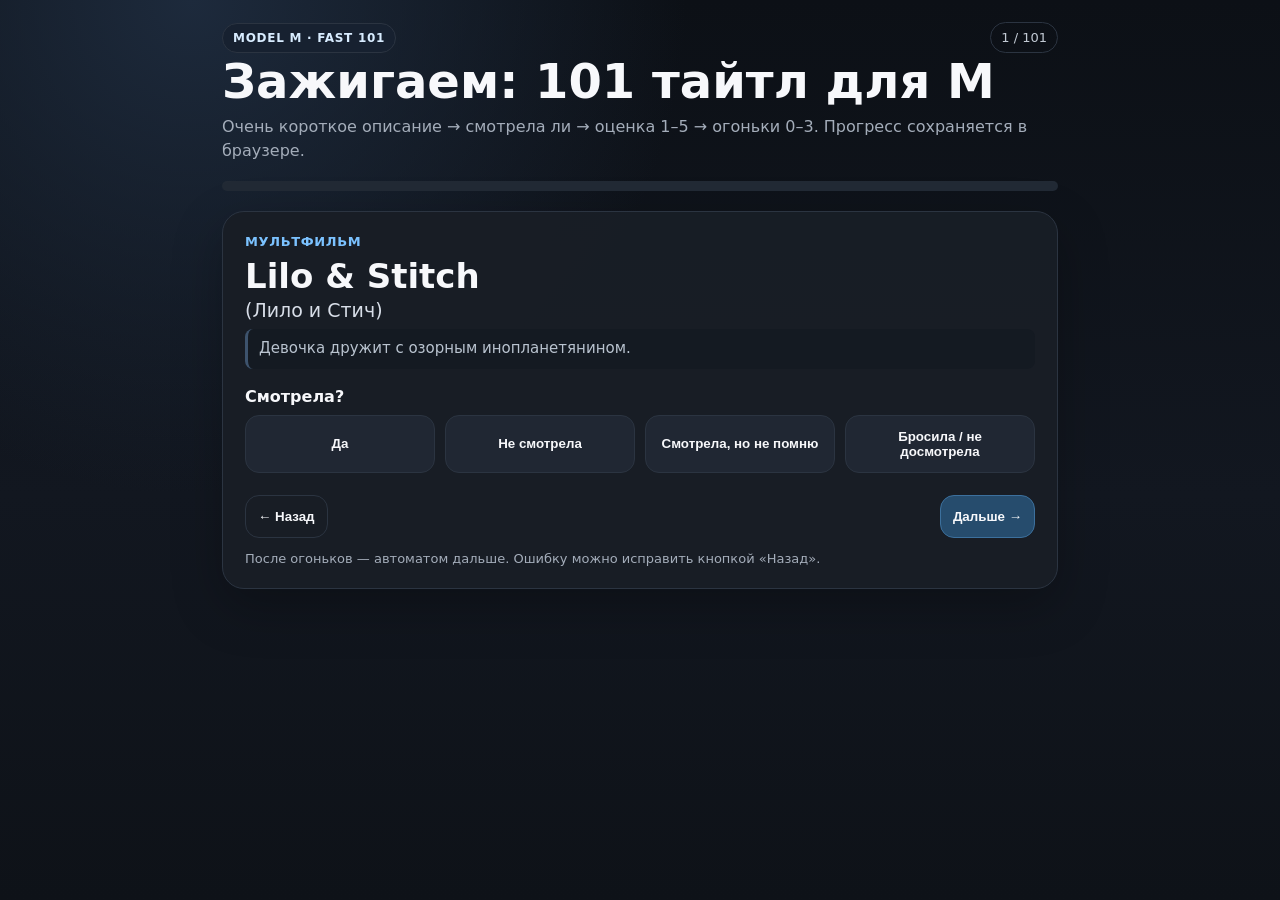
<file: backup/cinema/source-forms/model_m_fast101_quiz.html>
<!doctype html>
<html lang="ru"><head><meta charset="utf-8"><meta name="viewport" content="width=device-width,initial-scale=1">
<title>Model M — Fast 101</title>
<style>
:root{--card:#181d26;--line:#2b3441;--text:#f7f8fb;--muted:#a4adba;--accent:#7bc2ff;--accent2:#ffd166}
*{box-sizing:border-box}body{margin:0;background:radial-gradient(circle at 15% 0,#1d2a3c 0,transparent 35%),linear-gradient(180deg,#0c1016,#121720 55%,#0e1218);color:var(--text);font-family:Inter,system-ui,-apple-system,Segoe UI,Roboto,Arial,sans-serif;min-height:100vh}
.wrap{max-width:880px;margin:auto;padding:22px}h1{font-size:clamp(30px,5vw,48px);margin:0 0 6px}.sub{color:var(--muted);line-height:1.5;margin-bottom:18px}.top{display:flex;justify-content:space-between;align-items:center;gap:12px}
.badge,.counter{border:1px solid var(--line);border-radius:999px;padding:7px 10px}.badge{font-size:12px;font-weight:800;letter-spacing:.06em;text-transform:uppercase;color:#d8ecff;background:#172130}.counter{font-size:13px;color:#c2cad4}
.bar{height:10px;background:#222a35;border-radius:999px;overflow:hidden;margin:14px 0 20px}.bar>div{height:100%;width:0;background:linear-gradient(90deg,var(--accent),#ab8cff);transition:.18s}
.card{background:rgba(24,29,38,.97);border:1px solid var(--line);border-radius:22px;padding:22px;box-shadow:0 18px 50px rgba(0,0,0,.25)}.kind{color:var(--accent);font-weight:800;font-size:13px;text-transform:uppercase;letter-spacing:.05em}.title{font-size:clamp(24px,4vw,34px);font-weight:900;margin:7px 0 3px}.ru{font-size:19px;color:#d8dee8;margin-bottom:8px}
.desc{font-size:15px;color:#b9c3cf;line-height:1.45;margin:2px 0 18px;padding:9px 11px;border-left:3px solid #3d536d;background:#141a22;border-radius:8px}.q{font-weight:800;margin:18px 0 9px}.grid{display:grid;grid-template-columns:repeat(auto-fit,minmax(120px,1fr));gap:10px}
button{border:1px solid var(--line);background:#202733;color:var(--text);border-radius:14px;padding:13px 12px;font-weight:800;cursor:pointer;transition:.14s}button:hover{transform:translateY(-1px);border-color:#536273}button.sel{outline:2px solid var(--accent);background:#24364a}button.fire.sel{outline-color:var(--accent2);background:#3b3321}button.status.sel{outline-color:#b6c1ce;background:#2a313a}
.nav{display:flex;justify-content:space-between;gap:10px;margin-top:22px}.primary{background:#264c6d;border-color:#3c709d}.ghost{background:transparent}.note{font-size:13px;color:var(--muted);margin-top:13px}#ratingBlock,#done{display:none}
.result{width:100%;min-height:620px;background:#0e1319;color:#f3f5f8;border:1px solid var(--line);border-radius:16px;padding:15px;font:15px/1.5 ui-monospace,SFMono-Regular,Consolas,monospace;resize:vertical}.done-help{color:var(--muted);line-height:1.5;margin-bottom:14px}
@media(max-width:600px){.wrap{padding:14px}.card{padding:17px}.grid{grid-template-columns:repeat(2,1fr)}}
</style></head><body><div class="wrap">
<div id="quiz"><div class="top"><div class="badge">Model M · Fast 101</div><div class="counter" id="counter">1 / 101</div></div>
<h1>Зажигаем: 101 тайтл для M</h1><div class="sub">Очень короткое описание → смотрела ли → оценка 1–5 → огоньки 0–3. Прогресс сохраняется в браузере.</div><div class="bar"><div id="progress"></div></div>
<div class="card"><div class="kind" id="kind"></div><div class="title" id="title"></div><div class="ru" id="ru"></div><div class="desc" id="desc"></div>
<div class="q">Смотрела?</div><div class="grid" id="status"><button class="status" data-v="watched">Да</button><button class="status" data-v="notwatched">Не смотрела</button><button class="status" data-v="forgot">Смотрела, но не помню</button><button class="status" data-v="partial">Бросила / не досмотрела</button></div>
<div id="ratingBlock"><div class="q">Оценка</div><div class="grid" id="rating"><button data-v="1">1</button><button data-v="2">2</button><button data-v="3">3</button><button data-v="4">4</button><button data-v="5">5</button></div>
<div class="q">Огоньки</div><div class="grid" id="heat"><button class="fire" data-v="0">0 · без огонька</button><button class="fire" data-v="1">🔥</button><button class="fire" data-v="2">🔥🔥</button><button class="fire" data-v="3">🔥🔥🔥</button></div></div>
<div class="nav"><button id="prev" class="ghost">← Назад</button><button id="next" class="primary">Дальше →</button></div><div class="note">После огоньков — автоматом дальше. Ошибку можно исправить кнопкой «Назад».</div></div></div>
<div id="done"><div class="badge">Model M · Fast 101</div><h1>101! Готово 🔥</h1><div class="done-help">Ниже обычное текстовое окно. Выдели всё, скопируй и вставь в чат.</div><textarea id="result" class="result" readonly></textarea></div>
</div>
<script>
const items=[{"title": "Lilo & Stitch", "ru": "Лило и Стич", "type": "Мультфильм", "desc": "Девочка дружит с озорным инопланетянином."}, {"title": "Zootopia", "ru": "Зверополис", "type": "Мультфильм", "desc": "Крольчиха-полицейская расследует странное дело."}, {"title": "Raya and the Last Dragon", "ru": "Райя и последний дракон", "type": "Мультфильм", "desc": "Воительница ищет последнего дракона."}, {"title": "Bolt", "ru": "Вольт", "type": "Мультфильм", "desc": "Пёс-актёр ищет хозяйку в реальном мире."}, {"title": "The Secret Life of Pets", "ru": "Тайная жизнь домашних животных", "type": "Мультфильм", "desc": "Что творят питомцы, пока хозяев нет."}, {"title": "Sing", "ru": "Зверопой", "type": "Мультфильм", "desc": "Животные соревнуются в музыкальном шоу."}, {"title": "Tangled", "ru": "Рапунцель: Запутанная история", "type": "Мультфильм", "desc": "Принцесса сбегает из башни навстречу миру."}, {"title": "Frozen", "ru": "Холодное сердце", "type": "Мультфильм", "desc": "Сёстры, магия льда и большое путешествие."}, {"title": "Brave", "ru": "Храбрая сердцем", "type": "Мультфильм", "desc": "Принцесса пытается изменить свою судьбу."}, {"title": "The Princess and the Frog", "ru": "Принцесса и лягушка", "type": "Мультфильм", "desc": "Музыка, Новый Орлеан и неожиданная магия."}, {"title": "WALL·E", "ru": "ВАЛЛ·И", "type": "Мультфильм", "desc": "Одинокий робот находит любовь и приключение."}, {"title": "Inside Out", "ru": "Головоломка", "type": "Мультфильм", "desc": "Эмоции девочки спорят внутри её головы."}, {"title": "Inside Out 2", "ru": "Головоломка 2", "type": "Мультфильм", "desc": "Подростковые эмоции усложняют внутренний мир."}, {"title": "Elemental", "ru": "Элементарно", "type": "Мультфильм", "desc": "Огонь и вода неожиданно сближаются."}, {"title": "Soul", "ru": "Душа", "type": "Мультфильм", "desc": "Музыкант ищет смысл жизни между мирами."}, {"title": "Onward", "ru": "Вперёд", "type": "Мультфильм", "desc": "Братья отправляются в магический квест."}, {"title": "The Croods", "ru": "Семейка Крудс", "type": "Мультфильм", "desc": "Доисторическая семья открывает новый мир."}, {"title": "Rise of the Guardians", "ru": "Хранители снов", "type": "Мультфильм", "desc": "Сказочные герои защищают детские мечты."}, {"title": "The Sea Beast", "ru": "Морской монстр", "type": "Мультфильм", "desc": "Девочка тайком отправляется охотиться на чудовищ."}, {"title": "Wish Dragon", "ru": "Дракон желаний", "type": "Мультфильм", "desc": "Парень находит дракона, исполняющего желания."}, {"title": "Abominable", "ru": "Эверест", "type": "Мультфильм", "desc": "Подростки помогают йети вернуться домой."}, {"title": "Vivo", "ru": "Виво", "type": "Мультфильм", "desc": "Музыкальный кинкажу доставляет важную песню."}, {"title": "The Bad Guys", "ru": "Плохие парни", "type": "Мультфильм", "desc": "Банда злодеев пробует стать хорошей."}, {"title": "The Super Mario Bros. Movie", "ru": "Братья Супер Марио в кино", "type": "Мультфильм", "desc": "Братья-плотники попадают в игровой мир."}, {"title": "Migration", "ru": "Миграция", "type": "Мультфильм", "desc": "Семья уток отправляется в большое путешествие."}, {"title": "Kung Fu Panda", "ru": "Кунг-фу Панда", "type": "Мультфильм", "desc": "Неуклюжая панда становится воином."}, {"title": "The Lego Movie", "ru": "Лего. Фильм", "type": "Мультфильм", "desc": "Обычный герой спасает мир из LEGO."}, {"title": "The Lego Batman Movie", "ru": "Лего Фильм: Бэтмен", "type": "Мультфильм", "desc": "Бэтмен учится работать не в одиночку."}, {"title": "Spider-Man: Into the Spider-Verse", "ru": "Человек-паук: Через вселенные", "type": "Мультфильм", "desc": "Подросток встречает пауков из разных миров."}, {"title": "The Wild Robot", "ru": "Дикий робот", "type": "Мультфильм", "desc": "Робот учится жить среди животных."}, {"title": "Harry Potter and the Sorcerer's Stone", "ru": "Гарри Поттер и философский камень", "type": "Фильм", "desc": "Мальчик узнаёт, что он волшебник."}, {"title": "Harry Potter and the Prisoner of Azkaban", "ru": "Гарри Поттер и узник Азкабана", "type": "Фильм", "desc": "Тайны прошлого возвращаются в Хогвартс."}, {"title": "The Chronicles of Narnia: The Lion, the Witch and the Wardrobe", "ru": "Хроники Нарнии: Лев, колдунья и волшебный шкаф", "type": "Фильм", "desc": "Дети попадают в волшебную Нарнию."}, {"title": "Stardust", "ru": "Звёздная пыль", "type": "Фильм", "desc": "Юноша ищет звезду в волшебной стране."}, {"title": "The School for Good and Evil", "ru": "Школа добра и зла", "type": "Фильм", "desc": "Подруги попадают в школу сказочных героев."}, {"title": "Slumberland", "ru": "Страна снов", "type": "Фильм", "desc": "Девочка путешествует по миру сновидений."}, {"title": "A Wrinkle in Time", "ru": "Излом времени", "type": "Фильм", "desc": "Девочка путешествует между мирами ради отца."}, {"title": "The Kid Who Would Be King", "ru": "Рождённый стать королём", "type": "Фильм", "desc": "Школьник находит меч короля Артура."}, {"title": "The House with a Clock in Its Walls", "ru": "Тайна дома с часами", "type": "Фильм", "desc": "Мальчик селится в доме, полном магии."}, {"title": "Nightbooks", "ru": "Ночные тетради", "type": "Фильм", "desc": "Мальчик рассказывает страшные истории ведьме."}, {"title": "Goosebumps", "ru": "Ужастики", "type": "Фильм", "desc": "Монстры из книг вырываются наружу."}, {"title": "The Spiderwick Chronicles", "ru": "Спайдервик: Хроники", "type": "Фильм", "desc": "Дети открывают скрытый мир волшебных существ."}, {"title": "Miss Peregrine's Home for Peculiar Children", "ru": "Дом странных детей Мисс Перегрин", "type": "Фильм", "desc": "Подросток попадает к детям с необычными силами."}, {"title": "Cruella", "ru": "Круэлла", "type": "Фильм", "desc": "История дерзкой модницы до злодейской славы."}, {"title": "Maleficent", "ru": "Малефисента", "type": "Фильм", "desc": "Знакомая сказка глазами могущественной феи."}, {"title": "Beauty and the Beast", "ru": "Красавица и чудовище", "type": "Фильм", "desc": "Девушка сближается с заколдованным принцем."}, {"title": "Aladdin", "ru": "Аладдин", "type": "Фильм", "desc": "Парень находит лампу с джинном."}, {"title": "Peter Rabbit", "ru": "Кролик Питер", "type": "Фильм", "desc": "Озорные кролики воюют за любимый сад."}, {"title": "A Dog's Purpose", "ru": "Собачья жизнь", "type": "Фильм", "desc": "Пёс проживает несколько жизней рядом с людьми."}, {"title": "Togo", "ru": "Того", "type": "Фильм", "desc": "Пёс ведёт упряжку через смертельную бурю."}, {"title": "Hachi: A Dog's Tale", "ru": "Хатико: Самый верный друг", "type": "Фильм", "desc": "История невероятной собачьей преданности."}, {"title": "Belle and Sebastian", "ru": "Белль и Себастьян", "type": "Фильм", "desc": "Мальчик дружит с большой горной собакой."}, {"title": "Mia and the White Lion", "ru": "Миа и белый лев", "type": "Фильм", "desc": "Девочка растёт рядом с белым львом."}, {"title": "Paddington", "ru": "Приключения Паддингтона", "type": "Фильм", "desc": "Вежливый медведь начинает жизнь в Лондоне."}, {"title": "Christopher Robin", "ru": "Кристофер Робин", "type": "Фильм", "desc": "Винни-Пух возвращает взрослому другу радость."}, {"title": "Mary Poppins Returns", "ru": "Мэри Поппинс возвращается", "type": "Фильм", "desc": "Волшебная няня снова помогает семье."}, {"title": "Matilda the Musical", "ru": "Матильда", "type": "Фильм", "desc": "Умная девочка противостоит ужасной директрисе."}, {"title": "The Greatest Showman", "ru": "Величайший шоумен", "type": "Фильм", "desc": "Музыкальная история рождения необычного шоу."}, {"title": "Anne with an E", "ru": "Энн", "type": "Сериал", "desc": "Сирота с богатым воображением меняет новую семью."}, {"title": "A Good Girl's Guide to Murder", "ru": "Хороших девочек не убивают", "type": "Сериал", "desc": "Школьница расследует старое убийство."}, {"title": "The Bureau of Magical Things", "ru": "Бюро магических дел", "type": "Сериал", "desc": "Девочка внезапно становится частью магического мира."}, {"title": "Just Add Magic", "ru": "Просто добавь магии", "type": "Сериал", "desc": "Подруги находят книгу волшебных рецептов."}, {"title": "The Worst Witch", "ru": "Самая плохая ведьма", "type": "Сериал", "desc": "Неуклюжая ученица осваивает школу ведьм."}, {"title": "Julie and the Phantoms", "ru": "Джули и призраки", "type": "Сериал", "desc": "Девушка создаёт группу с призраками-музыкантами."}, {"title": "The Baby-Sitters Club", "ru": "Клуб нянь", "type": "Сериал", "desc": "Подруги создают собственный маленький бизнес."}, {"title": "Heartstopper", "ru": "Трепет сердца", "type": "Сериал", "desc": "Тихая подростковая история дружбы и любви."}, {"title": "Geek Girl", "ru": "Девушка-гик", "type": "Сериал", "desc": "Неловкая школьница неожиданно попадает в моду."}, {"title": "My Life with the Walter Boys", "ru": "Моя жизнь с мальчиками Уолтер", "type": "Сериал", "desc": "Девушка начинает жизнь в большой новой семье."}, {"title": "Avatar: The Last Airbender", "ru": "Аватар: Легенда об Аанге", "type": "Мультсериал", "desc": "Юный маг стихий должен спасти мир."}, {"title": "The Dragon Prince", "ru": "Принц-дракон", "type": "Мультсериал", "desc": "Подростки пытаются остановить большую войну."}, {"title": "Amphibia", "ru": "Амфибия", "type": "Мультсериал", "desc": "Девочка попадает в мир говорящих лягушек."}, {"title": "The Owl House", "ru": "Дом совы", "type": "Мультсериал", "desc": "Девочка учится магии в странном мире."}, {"title": "DuckTales", "ru": "Утиные истории", "type": "Мультсериал", "desc": "Семья уток охотится за тайнами и сокровищами."}, {"title": "Over the Garden Wall", "ru": "По ту сторону изгороди", "type": "Мультсериал", "desc": "Братья блуждают по загадочному лесу."}, {"title": "Carmen Sandiego", "ru": "Кармен Сандиего", "type": "Мультсериал", "desc": "Ловкая воровка охотится на злодеев."}, {"title": "Чебурашка 2", "ru": "", "type": "Фильм", "desc": "Новые семейные приключения Чебурашки."}, {"title": "Летучий корабль", "ru": "", "type": "Фильм", "desc": "Музыкальная сказка о любви и чудесах."}, {"title": "Конёк-Горбунок", "ru": "", "type": "Фильм", "desc": "Парень и волшебный конёк спасают царство."}, {"title": "Серебряные коньки", "ru": "", "type": "Фильм", "desc": "Зимний Петербург, любовь и приключение."}, {"title": "Гром: Трудное детство", "ru": "", "type": "Фильм", "desc": "Будущий герой расследует опасное дело."}, {"title": "Майор Гром: Игра", "ru": "", "type": "Фильм", "desc": "Герой сталкивается с новой опасной игрой."}, {"title": "Девочка Нина и похитители пианино", "ru": "", "type": "Фильм", "desc": "Девочка попадает в необычное приключение."}, {"title": "Чук и Гек. Большое приключение", "ru": "", "type": "Фильм", "desc": "Братья отправляются в зимнее семейное путешествие."}, {"title": "Приключения Петрова и Васечкина", "ru": "", "type": "Фильм", "desc": "Школьные истории, дружба и лёгкий юмор."}, {"title": "Каникулы Петрова и Васечкина", "ru": "", "type": "Фильм", "desc": "Летние приключения знакомых школьных друзей."}, {"title": "Гостья из будущего", "ru": "", "type": "Сериал", "desc": "Школьник встречает Алису из будущего."}, {"title": "Приключения Электроника", "ru": "", "type": "Сериал", "desc": "Робот-двойник школьника учится быть человеком."}, {"title": "Чародеи", "ru": "", "type": "Фильм", "desc": "Любовь и магия в сказочном институте."}, {"title": "Тайна третьей планеты", "ru": "", "type": "Мультфильм", "desc": "Алиса путешествует по космосу за редкими животными."}, {"title": "Смешарики. Начало", "ru": "", "type": "Мультфильм", "desc": "Смешарики отправляются спасать большой мир."}, {"title": "Смешарики. Легенда о золотом драконе", "ru": "", "type": "Мультфильм", "desc": "Экспедиция друзей превращается в приключение."}, {"title": "Три богатыря и Шамаханская царица", "ru": "", "type": "Мультфильм", "desc": "Богатыри спасают князя от коварной царицы."}, {"title": "Иван Царевич и Серый Волк", "ru": "", "type": "Мультфильм", "desc": "Сказочный квест с юмором и приключениями."}, {"title": "Снежная королева", "ru": "", "type": "Мультфильм", "desc": "Девочка отправляется спасать близкого человека."}, {"title": "Free Guy", "ru": "Главный герой", "type": "Фильм", "desc": "NPC понимает, что живёт внутри игры."}, {"title": "Ready Player One", "ru": "Первому игроку приготовиться", "type": "Фильм", "desc": "Подростки ищут секрет внутри виртуального мира."}, {"title": "Pokémon: Mewtwo Strikes Back — Evolution", "ru": "Покемон: Мьюту наносит ответный удар — Эволюция", "type": "Мультфильм", "desc": "Покемоны сталкиваются с могущественным Мьюту."}, {"title": "Shazam!", "ru": "Шазам!", "type": "Фильм", "desc": "Подросток превращается во взрослого супергероя."}, {"title": "Blue Beetle", "ru": "Синий Жук", "type": "Фильм", "desc": "Юноша получает инопланетный супер-костюм."}, {"title": "The Adam Project", "ru": "Проект «Адам»", "type": "Фильм", "desc": "Мальчик встречает себя из будущего."}, {"title": "Secret Headquarters", "ru": "Секретный штаб", "type": "Фильм", "desc": "Подростки находят тайную базу супергероя."}];const KEY="modelM_fast101_v2";let idx=0;let answers=JSON.parse(localStorage.getItem(KEY)||"{}");const $=s=>document.querySelector(s);
function save(){localStorage.setItem(KEY,JSON.stringify(answers))}function cur(){return answers[idx]||(answers[idx]={})}
function sel(c,v){[...c.querySelectorAll("button")].forEach(b=>b.classList.toggle("sel",String(b.dataset.v)===String(v)))}
function render(){const it=items[idx],a=cur();$("#counter").textContent=`${idx+1} / ${items.length}`;$("#progress").style.width=`${idx/items.length*100}%`;$("#kind").textContent=it.type;$("#title").textContent=it.title;$("#ru").textContent=it.ru?`(${it.ru})`:"";$("#desc").textContent=it.desc;sel($("#status"),a.status);sel($("#rating"),a.rating);sel($("#heat"),a.heat);$("#ratingBlock").style.display=(a.status==="watched"||a.status==="partial")?"block":"none";$("#prev").disabled=idx===0;$("#next").textContent=idx===items.length-1?"Завершить":"Дальше →"}
function advance(){if(idx<items.length-1){idx++;render()}else finish()}
$("#status").onclick=e=>{const v=e.target.dataset.v;if(!v)return;const a=cur();a.status=v;if(v==="notwatched"||v==="forgot"){delete a.rating;delete a.heat;save();render();setTimeout(advance,170)}else{save();render()}};
$("#rating").onclick=e=>{const v=e.target.dataset.v;if(!v)return;cur().rating=Number(v);save();render()};
$("#heat").onclick=e=>{const v=e.target.dataset.v;if(v===undefined)return;const a=cur();if(!a.rating){alert("Сначала выбери оценку 1–5.");return}a.heat=Number(v);save();render();setTimeout(advance,210)};
$("#prev").onclick=()=>{if(idx>0){idx--;render()}};$("#next").onclick=()=>{const a=cur();if(!a.status){alert("Сначала отметь, смотрела ли M.");return}if((a.status==="watched"||a.status==="partial")&&!a.rating){alert("Поставь оценку 1–5.");return}if((a.status==="watched"||a.status==="partial")&&a.heat===undefined){alert("Выбери огоньки (0 тоже вариант).");return}advance()};
function finish(){$("#quiz").style.display="none";$("#done").style.display="block";const lines=["MODEL M — FAST 101",""];items.forEach((it,i)=>{const a=answers[i]||{},name=it.title+(it.ru?` (${it.ru})`:"");if(a.status==="notwatched")lines.push(`${i+1}. ${name} — не смотрела`);else if(a.status==="forgot")lines.push(`${i+1}. ${name} — смотрела, оценку не помнит`);else if(a.status==="watched"||a.status==="partial"){const fire=a.heat?" "+"🔥".repeat(a.heat):" / без огонька",part=a.status==="partial"?" [не досмотрела]":"";lines.push(`${i+1}. ${name} — M=${a.rating}${fire}${part}`)}else lines.push(`${i+1}. ${name} — без ответа`)});$("#result").value=lines.join("\n");$("#result").focus();$("#result").select()}
render();
</script></body></html>
</file>
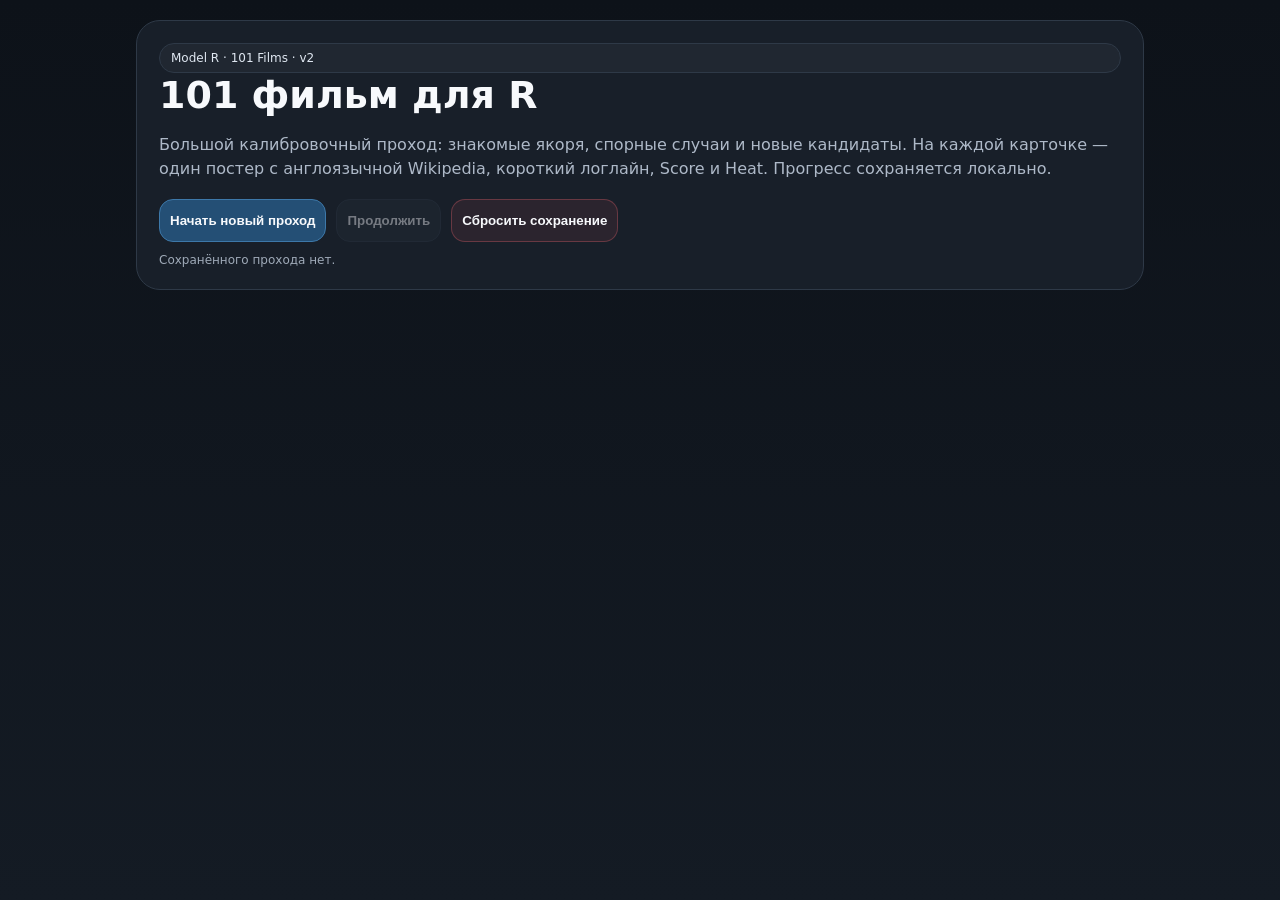
<file: backup/cinema/source-forms/model_r_101_films_v2_exact_wiki.html>
<!doctype html>
<html lang="ru"><head><meta charset="utf-8"><meta name="viewport" content="width=device-width,initial-scale=1">
<title>Model R · 101 Films · v2</title>
<style>
:root{--bg:#0d1219;--bg2:#141b24;--card:#181f29;--panel:#111821;--line:#2e3947;--text:#f7f9fc;--muted:#aeb9c8;--accent:#77bfff;--gold:#f5ba45;--red:#da5c66}
*{box-sizing:border-box}body{margin:0;min-height:100vh;background:linear-gradient(180deg,var(--bg),var(--bg2));color:var(--text);font-family:Inter,system-ui,-apple-system,Segoe UI,Arial,sans-serif}.wrap{max-width:1040px;margin:auto;padding:20px 16px 38px}.head{display:flex;justify-content:space-between;align-items:center;gap:12px;flex-wrap:wrap;margin-bottom:12px}.badge,.counter{border:1px solid var(--line);border-radius:999px;padding:7px 11px;font-size:12px;background:rgba(255,255,255,.035);color:#dfe7f1}.hero{margin-bottom:13px}.hero h1{font-size:38px;margin:0 0 6px;font-weight:950}.hero p{margin:0;color:var(--muted);line-height:1.48}.bar{height:10px;background:#232c37;border-radius:999px;overflow:hidden;margin:14px 0 17px}.bar>div{height:100%;background:linear-gradient(90deg,var(--accent),#9e8bff);transition:.18s}.card{background:var(--card);border:1px solid var(--line);border-radius:24px;padding:18px;box-shadow:0 20px 48px rgba(0,0,0,.24)}.layout{display:grid;grid-template-columns:minmax(0,1fr) 255px;gap:22px;align-items:start}.kind{font-size:13px;text-transform:uppercase;letter-spacing:.09em;color:var(--gold);font-weight:900;margin-bottom:8px}.title{font-size:clamp(30px,4.5vw,44px);font-weight:950;line-height:1.04;margin-bottom:4px}.ru{font-size:20px;color:#dfe6ef;margin-bottom:13px}.loglabel{font-size:11px;text-transform:uppercase;letter-spacing:.08em;color:#8996a6;font-weight:850;margin-bottom:6px}.logline{background:var(--panel);border-left:4px solid var(--gold);border-radius:13px;padding:14px 15px;font-size:15.5px;line-height:1.58;color:#eef4fb}.q{font-size:18px;font-weight:900;margin:18px 0 9px}.grid{display:grid;grid-template-columns:repeat(auto-fit,minmax(125px,1fr));gap:10px}button{border:1px solid var(--line);background:#222b36;color:var(--text);border-radius:14px;padding:13px 10px;font-weight:850;cursor:pointer;transition:.12s}button:hover{border-color:#536172;transform:translateY(-1px)}button.sel{outline:2px solid var(--accent);background:#25394d}button.fire.sel{outline-color:var(--gold);background:#3a3221}button:disabled{opacity:.42;cursor:not-allowed;transform:none}.posterBox{border:1px solid var(--line);border-radius:18px;padding:9px;background:#111821}.posterBox img{display:block;width:100%;aspect-ratio:2/3;object-fit:cover;border-radius:12px;background:#1d2733}.posterFallback{display:none;width:100%;aspect-ratio:2/3;border-radius:12px;background:linear-gradient(180deg,#1d2c3d,#111a24);align-items:center;justify-content:center;text-align:center;padding:18px;color:#cbd5e2;font-weight:850;line-height:1.4}.posterNote{font-size:11px;color:#8f9baa;line-height:1.35;margin-top:8px;text-align:center}.nav{display:flex;justify-content:space-between;gap:10px;margin-top:20px;flex-wrap:wrap}.primary{background:#244f75;border-color:#3d78a9}.ghost{background:transparent}.danger{background:rgba(218,92,102,.1);border-color:rgba(218,92,102,.35)}.note{font-size:12px;color:#9faab8;margin-top:11px}.comment{width:100%;min-height:72px;border:1px solid var(--line);border-radius:13px;background:#111821;color:#eef3f9;padding:11px;font:14px/1.45 inherit;resize:vertical}.optional summary{margin-top:16px;color:#b8c2cf;font-size:13px;cursor:pointer}.optional[open] summary{margin-bottom:8px}.startCard,.doneCard{background:var(--card);border:1px solid var(--line);border-radius:24px;padding:22px}.startCard h1,.doneCard h1{font-size:38px;margin:0 0 8px}.startCard p,.doneCard p{color:var(--muted);line-height:1.5}.startBtns{display:flex;gap:10px;flex-wrap:wrap;margin-top:18px}.result{width:100%;min-height:660px;border:1px solid var(--line);border-radius:15px;background:#0c1218;color:#f5f7fa;padding:14px;font:13px/1.48 ui-monospace,SFMono-Regular,Consolas,monospace;resize:vertical}#quiz,#done{display:none}
@media(max-width:760px){.layout{grid-template-columns:1fr}.posterBox{max-width:280px;margin:auto}}@media(max-width:560px){.wrap{padding:12px 9px 24px}.grid{grid-template-columns:repeat(2,1fr)}.card{padding:13px}.hero h1{font-size:31px}}
</style></head><body><div class="wrap">
<section id="start"><div class="startCard"><div class="badge">Model R · 101 Films · v2</div><h1>101 фильм для R</h1><p>Большой калибровочный проход: знакомые якоря, спорные случаи и новые кандидаты. На каждой карточке — один постер с англоязычной Wikipedia, короткий логлайн, Score и Heat. Прогресс сохраняется локально.</p><div class="startBtns"><button id="newBtn" class="primary">Начать новый проход</button><button id="resumeBtn">Продолжить</button><button id="clearBtn" class="danger">Сбросить сохранение</button></div><div class="note" id="startStatus"></div></div></section>
<section id="quiz"><div class="head"><div class="badge">Model R · 101 Films · v2</div><div class="counter" id="counter">1 / 101</div></div><div class="hero"><h1>Большой проход R</h1><p>Без автопереходов. Постер — только один. Если Wikipedia не отдаёт изображение, честно показываем «В обработке».</p></div><div class="bar"><div id="progress"></div></div><div class="card"><div class="layout"><main><div class="kind">Фильм</div><div class="title" id="title"></div><div class="ru" id="ru"></div><div class="loglabel">Короткий синопсис · без спойлеров</div><div class="logline" id="logline"></div><div class="q">Смотрел?</div><div class="grid" id="status"><button data-v="watched">Да</button><button data-v="notwatched">Не смотрел</button><button data-v="forgot">Смотрел, не помню</button><button data-v="partial">Бросил / не досмотрел</button></div><div id="ratingBlock"><div class="q">Оценка R</div><div class="grid" id="rating"><button data-v="1">1</button><button data-v="2">2</button><button data-v="3">3</button><button data-v="4">4</button><button data-v="5">5</button></div><div class="q">Heat</div><div class="grid" id="heat"><button class="fire" data-v="0">🧊</button><button class="fire" data-v="1">🔥</button><button class="fire" data-v="2">🔥🔥</button><button class="fire" data-v="3">🔥🔥🔥</button></div></div><details class="optional"><summary>Комментарий — необязательно</summary><textarea id="comment" class="comment" placeholder="Что особенно зацепило / что провалилось?"></textarea></details><div class="nav"><button id="prev" class="ghost">← Назад</button><div style="display:flex;gap:10px;flex-wrap:wrap"><button id="restart" class="danger">Перезапуск</button><button id="next" class="primary">Дальше →</button></div></div><div class="note">Комментарий сохраняется автоматически. Следующая карточка открывается только кнопкой «Дальше».</div></main><aside class="posterBox"><img id="poster" alt="Постер фильма" referrerpolicy="no-referrer"><div id="fallback" class="posterFallback">Постер<br>В обработке</div><div class="posterNote" id="posterNote">Источник постера: English Wikipedia</div></aside></div></div></section>
<section id="done"><div class="doneCard"><div class="badge">Model R · 101 Films · v2</div><h1>Проход завершён</h1><p>Ниже обычный текст — копируй его целиком в чат.</p><textarea id="result" class="result" readonly></textarea><div class="startBtns"><button id="copy" class="primary">Скопировать</button><button id="back">Вернуться к 101-й</button><button id="again" class="danger">Начать заново</button></div><div class="note" id="copyStatus"></div></div></section>
</div><script>
const ITEMS=[{"title": "Companion", "ru": "Компаньон", "year": 2025, "logline": "Романтический уик-энд в загородном доме превращается в опасную игру, когда выясняется, что один из гостей совсем не тот, кем кажется.", "wikiTitle": "Companion (film)"}, {"title": "Obsession", "ru": "Обсессия", "year": 2025, "logline": "Отношения и сильное влечение постепенно перерастают в психологическую ловушку, где граница между любовью, контролем и одержимостью начинает исчезать."}, {"title": "Mayday", "ru": "Мэйдэй", "year": 2026, "logline": "Обычная поездка внезапно становится борьбой за выживание, в которой героям приходится действовать быстро и полагаться друг на друга."}, {"title": "The Wrecking Crew", "ru": "Опасный дуэт", "year": 2026, "logline": "Двое очень разных мужчин вынуждены работать вместе, когда личное расследование втягивает их в цепь опасных столкновений и старых секретов."}, {"title": "Drop", "ru": "Дроп", "year": 2025, "logline": "Первое за много лет свидание вдовы превращается в кошмар, когда неизвестный начинает присылать ей угрозы и требует выполнять инструкции."}, {"title": "Fight or Flight", "ru": "Рейс навылет", "year": 2025, "logline": "Оперативник должен найти загадочную цель на борту самолёта, но рейс быстро заполняется наёмными убийцами, и миссия превращается в воздушную бойню."}, {"title": "Death of a Unicorn", "ru": "Смерть единорога", "year": 2025, "logline": "Отец и дочь случайно сбивают мифическое животное и привозят его в поместье богатой семьи, которая решает извлечь из находки выгоду."}, {"title": "The Dead Don't Die", "ru": "Мёртвые не умирают", "year": 2019, "logline": "В маленьком американском городе мёртвые начинают вставать из могил, а местные полицейские пытаются понять, как пережить очень странный апокалипсис."}, {"title": "The Menu", "ru": "Меню", "year": 2022, "logline": "Пара приезжает на удалённый остров ради ужина у знаменитого шефа, но тщательно поставленное меню скрывает всё более тревожные сюрпризы."}, {"title": "10 Cloverfield Lane", "ru": "Кловерфилд, 10", "year": 2016, "logline": "После аварии женщина приходит в себя в подземном убежище, хозяин которого утверждает, что внешний мир стал смертельно опасен."}, {"title": "Ex Machina", "ru": "Из машины", "year": 2014, "logline": "Молодой программист приезжает в изолированный дом руководителя компании, чтобы проверить, обладает ли созданный им андроид настоящим сознанием."}, {"title": "The Prestige", "ru": "Престиж", "year": 2006, "logline": "Соперничество двух иллюзионистов в викторианском Лондоне превращается в разрушительную войну за идеальный фокус и превосходство."}, {"title": "Inception", "ru": "Начало", "year": 2010, "logline": "Специалист по проникновению в чужие сны получает почти невозможное задание: не украсть идею, а незаметно внедрить её в сознание человека."}, {"title": "Gone Girl", "ru": "Исчезнувшая", "year": 2014, "logline": "Исчезновение женщины в день годовщины свадьбы превращает её мужа в главного подозреваемого и запускает публичную игру версий и манипуляций."}, {"title": "Source Code", "ru": "Исходный код", "year": 2011, "logline": "Солдат снова и снова проживает последние минуты жизни пассажира поезда, пытаясь найти террориста до следующего взрыва."}, {"title": "Edge of Tomorrow", "ru": "Грань будущего", "year": 2014, "logline": "Офицер без боевого опыта попадает во временную петлю и вынужден многократно переживать один и тот же день войны с инопланетянами."}, {"title": "Oblivion", "ru": "Обливион", "year": 2013, "logline": "Техник обслуживает оставшиеся на опустошённой Земле системы, пока неожиданная находка не заставляет его усомниться в собственной миссии и прошлом."}, {"title": "The Martian", "ru": "Марсианин", "year": 2015, "logline": "Астронавт остаётся один на Марсе и должен использовать знания, юмор и инженерную изобретательность, чтобы выжить до возможного спасения."}, {"title": "Gattaca", "ru": "Гаттака", "year": 1997, "logline": "В мире, где судьбу определяет генетический отбор, человек без идеального набора генов пытается осуществить мечту о космосе."}, {"title": "Blade Runner 2049", "ru": "Бегущий по лезвию 2049", "year": 2017, "logline": "Офицер полиции раскрывает тайну, способную изменить хрупкий порядок мира, и отправляется на поиски исчезнувшего много лет назад бывшего охотника на репликантов."}, {"title": "Equilibrium", "ru": "Эквилибриум", "year": 2002, "logline": "В тоталитарном обществе эмоции подавляются лекарствами, но один из лучших агентов системы начинает чувствовать и замечать то, чего раньше не видел."}, {"title": "The Fifth Element", "ru": "Пятый элемент", "year": 1997, "logline": "Водитель летающего такси неожиданно оказывается втянут в борьбу за спасение Земли вместе с загадочной девушкой и четырьмя древними элементами."}, {"title": "The Terminator", "ru": "Терминатор", "year": 1984, "logline": "Киборг из будущего прибывает в Лос-Анджелес, чтобы убить женщину, чей ещё не рождённый сын должен сыграть ключевую роль в войне людей и машин."}, {"title": "Terminator 2: Judgment Day", "ru": "Терминатор 2: Судный день", "year": 1991, "logline": "Перепрограммированный терминатор должен защитить подростка Джона Коннора от более совершенной машины, присланной из будущего."}, {"title": "Back to the Future", "ru": "Назад в будущее", "year": 1985, "logline": "Подросток случайно переносится на тридцать лет назад и должен свести собственных родителей, чтобы не исчезнуть из будущего."}, {"title": "Back to the Future Part II", "ru": "Назад в будущее 2", "year": 1989, "logline": "Марти и Док отправляются в будущее, но одно вмешательство в ход событий создаёт опасную альтернативную реальность."}, {"title": "Back to the Future Part III", "ru": "Назад в будущее 3", "year": 1990, "logline": "Марти отправляется на Дикий Запад, чтобы спасти Дока и вернуть их обоих в правильное время."}, {"title": "Point Break", "ru": "На гребне волны", "year": 1991, "logline": "Молодой агент ФБР внедряется в сообщество серферов, подозреваемых в серии дерзких ограблений банков."}, {"title": "John Wick", "ru": "Джон Уик", "year": 2014, "logline": "Бывший наёмный убийца возвращается к ремеслу после личной трагедии и сталкивается с преступным миром, который прекрасно знает его имя."}, {"title": "Snatch", "ru": "Большой куш", "year": 2000, "logline": "Кража огромного бриллианта связывает боксёров, букмекеров, гангстеров и мелких аферистов в стремительной криминальной карусели."}, {"title": "The Gentlemen", "ru": "Джентльмены", "year": 2019, "logline": "Американец пытается продать свою прибыльную наркоимперию в Лондоне, провоцируя шантаж, интриги и борьбу за передел бизнеса."}, {"title": "The Wolf of Wall Street", "ru": "Волк с Уолл-стрит", "year": 2013, "logline": "Амбициозный брокер строит финансовую империю на агрессивных продажах, роскоши и мошенничестве, всё глубже уходя в собственную вседозволенность."}, {"title": "The Green Mile", "ru": "Зелёная миля", "year": 1999, "logline": "Надзиратель блока смертников сталкивается с заключённым, чья удивительная доброта и необъяснимый дар меняют представление окружающих о справедливости."}, {"title": "The Shawshank Redemption", "ru": "Побег из Шоушенка", "year": 1994, "logline": "Банкир, осуждённый за убийство, которого он не совершал, пытается сохранить достоинство и надежду за долгие годы в тюрьме Шоушенк."}, {"title": "Rain Man", "ru": "Человек дождя", "year": 1988, "logline": "Эгоистичный торговец узнаёт о существовании старшего брата с аутизмом и отправляется с ним в поездку через страну."}, {"title": "Le Fabuleux Destin d'Amélie Poulain", "ru": "Амели", "year": 2001, "logline": "Молодая парижанка решает незаметно менять жизни окружающих к лучшему, постепенно сталкиваясь с собственным одиночеством и шансом на любовь."}, {"title": "Ghost", "ru": "Привидение", "year": 1990, "logline": "После гибели мужчина остаётся рядом с любимой в виде призрака и пытается предупредить её об опасности через эксцентричного медиума."}, {"title": "Les Parapluies de Cherbourg", "ru": "Шербурские зонтики", "year": 1964, "logline": "Юные влюблённые оказываются разлучены войной, а время и обстоятельства заставляют их сделать выбор между обещаниями и реальной жизнью."}, {"title": "Cabaret", "ru": "Кабаре", "year": 1972, "logline": "В Берлине начала 1930-х американская певица кабаре живёт яркой и беспечной жизнью, пока за пределами клуба быстро меняется политическая реальность."}, {"title": "Moulin Rouge!", "ru": "Мулен Руж", "year": 2001, "logline": "Молодой писатель влюбляется в звезду парижского кабаре, где любовь, сцена и деньги сталкиваются в роскошной музыкальной мелодраме."}, {"title": "Mamma Mia!", "ru": "Мамма MIA!", "year": 2008, "logline": "Накануне свадьбы девушка приглашает на греческий остров трёх мужчин, один из которых может оказаться её отцом."}, {"title": "Six-String Samurai", "ru": "Шестиструнный самурай", "year": 1998, "logline": "После ядерной катастрофы гитарист-самурай идёт через пустошь к Лост-Вегасу, отбиваясь от бандитов и странных преследователей."}, {"title": "1408", "ru": "1408", "year": 2007, "logline": "Писатель, разоблачающий истории о призраках, решает провести ночь в печально известном гостиничном номере и сталкивается с тем, во что не верил."}, {"title": "The Fugitive", "ru": "Беглец", "year": 1993, "logline": "Хирург, несправедливо обвинённый в убийстве жены, бежит из-под стражи и пытается найти настоящего преступника, пока его преследуют федеральные маршалы."}, {"title": "L.A. Confidential", "ru": "Секреты Лос-Анджелеса", "year": 1997, "logline": "Трое очень разных полицейских расследуют преступления в Лос-Анджелесе 1950-х и постепенно выходят на систему коррупции и взаимных секретов."}, {"title": "The Big Lebowski", "ru": "Большой Лебовски", "year": 1998, "logline": "Беззаботного Дюдю принимают за богатого однофамильца, и простая ошибка втягивает его в похищение, вымогательство и череду абсурдных встреч."}, {"title": "Barton Fink", "ru": "Бартон Финк", "year": 1991, "logline": "Успешный драматург приезжает в Голливуд писать сценарий и поселяется в странном отеле, где творческий кризис постепенно становится чем-то куда более тревожным."}, {"title": "Se7en", "ru": "Семь", "year": 1995, "logline": "Два детектива преследуют серийного убийцу, который строит свои преступления вокруг семи смертных грехов."}, {"title": "Memento", "ru": "Помни", "year": 2000, "logline": "Мужчина, неспособный сохранять новые воспоминания, с помощью фотографий и записок пытается найти убийцу своей жены."}, {"title": "The Game", "ru": "Игра", "year": 1997, "logline": "Богатый банкир получает необычный подарок — участие в загадочной игре, которая всё сильнее вторгается в его реальную жизнь."}, {"title": "Prisoners", "ru": "Пленницы", "year": 2013, "logline": "После исчезновения двух девочек отец одной из них решает действовать сам, пока детектив пытается распутать дело законными методами."}, {"title": "Zodiac", "ru": "Зодиак", "year": 2007, "logline": "Журналисты и полицейские годами пытаются установить личность убийцы Зодиака, чьи письма и шифры превращают расследование в одержимость."}, {"title": "Shutter Island", "ru": "Остров проклятых", "year": 2010, "logline": "Федеральный маршал приезжает в психиатрическую лечебницу на острове расследовать исчезновение пациентки, но обнаруживает всё больше несостыковок."}, {"title": "The Girl with the Dragon Tattoo", "ru": "Девушка с татуировкой дракона", "year": 2011, "logline": "Журналист и талантливая хакерша расследуют давнее исчезновение девушки из влиятельной семьи и выходят на цепь мрачных семейных тайн."}, {"title": "Wind River", "ru": "Ветреная река", "year": 2017, "logline": "Следопыт и молодой агент ФБР расследуют смерть девушки в заснеженной резервации, где суровая среда осложняет каждый шаг."}, {"title": "Searching", "ru": "Поиск", "year": 2018, "logline": "После исчезновения дочери отец пытается восстановить её последние дни через ноутбук, сообщения, соцсети и цифровые следы."}, {"title": "Missing", "ru": "Пропавшая без вести", "year": 2023, "logline": "Когда мать исчезает во время поездки за границу, её дочь начинает самостоятельное онлайн-расследование из дома."}, {"title": "The Outfit", "ru": "Костюм", "year": 2022, "logline": "Скромный портной в Чикаго оказывается заперт в своей мастерской вместе с гангстерами и вынужден выживать с помощью наблюдательности и расчёта."}, {"title": "The Accountant", "ru": "Расплата", "year": 2016, "logline": "Математик с выдающимися способностями ведёт бухгалтерию для опасных организаций, пока очередная проверка не выводит его на крупный заговор."}, {"title": "Bullet Train", "ru": "Быстрее пули", "year": 2022, "logline": "Несколько наёмников с разными заданиями оказываются в одном скоростном поезде, где их цели неожиданно оказываются связаны."}, {"title": "Nobody", "ru": "Никто", "year": 2021, "logline": "Неприметный семьянин после случайного конфликта возвращается к прошлому, которое тщательно скрывал от окружающих."}, {"title": "Baby Driver", "ru": "Малыш на драйве", "year": 2017, "logline": "Молодой водитель помогает преступникам уходить от погони под идеально подобранную музыку, мечтая наконец выйти из криминального бизнеса."}, {"title": "The Nice Guys", "ru": "Славные парни", "year": 2016, "logline": "Неуклюжий частный детектив и жёсткий вышибала объединяются, расследуя исчезновение девушки в Лос-Анджелесе 1970-х."}, {"title": "The Man from U.N.C.L.E.", "ru": "Агенты А.Н.К.Л.", "year": 2015, "logline": "Агенты ЦРУ и КГБ вынуждены сотрудничать, чтобы остановить международную преступную организацию в разгар холодной войны."}, {"title": "Palm Springs", "ru": "Палм-Спрингс", "year": 2020, "logline": "Двое гостей на свадьбе застревают в одном и том же дне и пытаются понять, можно ли выбраться из бесконечного повторения."}, {"title": "Game Night", "ru": "Ночные игры", "year": 2018, "logline": "Обычная игровая встреча друзей превращается в настоящее похищение и расследование, которое участники сначала принимают за часть развлечения."}, {"title": "Jojo Rabbit", "ru": "Кролик Джоджо", "year": 2019, "logline": "Немецкий мальчик времён войны обнаруживает, что его мать прячет в доме еврейскую девушку, и начинает пересматривать собственные убеждения."}, {"title": "The Grand Budapest Hotel", "ru": "Отель «Гранд Будапешт»", "year": 2014, "logline": "Легендарный консьерж и молодой коридорный оказываются втянуты в историю с наследством, убийством и похищенной картиной."}, {"title": "Everything Everywhere All at Once", "ru": "Всё везде и сразу", "year": 2022, "logline": "Владелица прачечной узнаёт о существовании множества альтернативных жизней и оказывается единственным человеком, способным остановить угрозу мультивселенной."}, {"title": "Barbie", "ru": "Барби", "year": 2023, "logline": "Идеальная жизнь Барби в Барбиленде начинает давать сбои, и она отправляется в реальный мир искать причину перемен."}, {"title": "Oppenheimer", "ru": "Оппенгеймер", "year": 2023, "logline": "История физика Дж. Роберта Оппенгеймера, его роли в создании атомной бомбы и последствий проекта для науки, политики и собственной жизни."}, {"title": "Dune", "ru": "Дюна", "year": 2021, "logline": "Молодой наследник великого дома прибывает на опасную пустынную планету, единственный источник самого ценного вещества во Вселенной."}, {"title": "Dune: Part Two", "ru": "Дюна: Часть вторая", "year": 2024, "logline": "Пол Атрейдес объединяется с фременами и продолжает путь мести, пытаясь предотвратить будущее, которое сам способен запустить."}, {"title": "Arrival", "ru": "Прибытие", "year": 2016, "logline": "Лингвист пытается установить контакт с прибывшими на Землю инопланетянами, пока государства всё сильнее боятся неизвестных намерений гостей."}, {"title": "Interstellar", "ru": "Интерстеллар", "year": 2014, "logline": "Группа исследователей отправляется через космический портал искать новый дом для человечества, пока Земля становится всё менее пригодной для жизни."}, {"title": "District 9", "ru": "Район № 9", "year": 2009, "logline": "Инопланетные беженцы десятилетиями живут в изолированном районе Йоханнесбурга, пока сотрудник корпорации не сталкивается с технологией, меняющей его жизнь."}, {"title": "Snowpiercer", "ru": "Сквозь снег", "year": 2013, "logline": "Последние люди живут в бесконечно движущемся по замёрзшей Земле поезде, где классовая система разделила пассажиров по вагонам."}, {"title": "Life of Pi", "ru": "Жизнь Пи", "year": 2012, "logline": "Юноша после кораблекрушения оказывается в спасательной шлюпке посреди океана вместе с бенгальским тигром."}, {"title": "Parasite", "ru": "Паразиты", "year": 2019, "logline": "Бедная семья постепенно устраивается на работу в богатый дом, выдавая себя за незаменимых специалистов и скрывая родство друг с другом."}, {"title": "The Invisible Man", "ru": "Человек-невидимка", "year": 2020, "logline": "Женщина пытается убедить окружающих, что её умерший абьюзивный партнёр каким-то образом продолжает преследовать её."}, {"title": "Strange Darling", "ru": "Сталкер", "year": 2024, "logline": "Случайная встреча мужчины и женщины превращается в жестокую погоню, но происходящее оказывается сложнее, чем кажется вначале."}, {"title": "Knives Out", "ru": "Достать ножи", "year": 2019, "logline": "После смерти знаменитого писателя эксцентричный детектив расследует дело в доме, полном родственников с мотивами и взаимными претензиями."}, {"title": "Glass Onion: A Knives Out Mystery", "ru": "Достать ножи: Стеклянная луковица", "year": 2022, "logline": "Миллиардер приглашает друзей на частный остров для игры в убийство, которая быстро перестаёт быть игрой."}, {"title": "A Haunting in Venice", "ru": "Призраки в Венеции", "year": 2023, "logline": "Вышедший на пенсию Эркюль Пуаро посещает спиритический сеанс в старом венецианском доме, где вскоре происходит настоящее убийство."}, {"title": "Murder on the Orient Express", "ru": "Убийство в Восточном экспрессе", "year": 2017, "logline": "Пассажира роскошного поезда находят мёртвым, и Эркюлю Пуаро приходится искать убийцу среди людей, запертых вместе в снежной ловушке."}, {"title": "Death on the Nile", "ru": "Смерть на Ниле", "year": 2022, "logline": "Свадебное путешествие по Нилу превращается в расследование убийства, и Пуаро ищет преступника среди тесного круга пассажиров."}, {"title": "Nightmare Alley", "ru": "Аллея кошмаров", "year": 2021, "logline": "Амбициозный артист ярмарочного шоу осваивает психологические трюки и решает использовать их против богатых клиентов Нью-Йорка."}, {"title": "The Lighthouse", "ru": "Маяк", "year": 2019, "logline": "Два смотрителя маяка оказываются отрезаны от мира на суровом острове, где изоляция, власть и суеверия постепенно разрушают их отношения."}, {"title": "Uncut Gems", "ru": "Неогранённые драгоценности", "year": 2019, "logline": "Нью-йоркский ювелир и азартный игрок делает одну рискованную ставку за другой, пытаясь одновременно рассчитаться с долгами и сорвать большой куш."}, {"title": "Saltburn", "ru": "Солтберн", "year": 2023, "logline": "Студент Оксфорда оказывается приглашён в роскошное семейное поместье своего богатого однокурсника и всё глубже погружается в жизнь его семьи."}, {"title": "Nope", "ru": "Нет", "year": 2022, "logline": "Брат и сестра на удалённом ранчо замечают в небе необъяснимое явление и решают получить доказательство, которое изменит их жизнь."}, {"title": "Get Out", "ru": "Прочь", "year": 2017, "logline": "Молодой мужчина приезжает знакомиться с семьёй своей девушки и постепенно замечает всё более тревожные странности в их доме."}, {"title": "Ready or Not", "ru": "Я иду искать", "year": 2019, "logline": "В первую брачную ночь невеста должна сыграть с новой семьёй в старую традиционную игру, которая оказывается смертельно серьёзной."}, {"title": "The Cabin in the Woods", "ru": "Хижина в лесу", "year": 2011, "logline": "Компания студентов приезжает в уединённую хижину и попадает в знакомый сценарий хоррора, за которым скрывается куда более крупная система."}, {"title": "The Substance", "ru": "Субстанция", "year": 2024, "logline": "Стареющая телезвезда пробует подпольный препарат, создающий более молодую и идеальную версию её самой, но правила процедуры нельзя нарушать."}, {"title": "Poor Things", "ru": "Бедные-несчастные", "year": 2023, "logline": "Молодая женщина, возвращённая к жизни эксцентричным учёным, отправляется исследовать мир и самостоятельно определять собственные желания и границы."}, {"title": "Three Billboards Outside Ebbing, Missouri", "ru": "Три билборда на границе Эббинга, Миссури", "year": 2017, "logline": "Мать убитой девушки арендует три билборда с обвинением полиции в бездействии, провоцируя конфликт с местными правоохранителями."}, {"title": "The Banshees of Inisherin", "ru": "Банши Инишерина", "year": 2022, "logline": "На маленьком ирландском острове мужчина внезапно решает прекратить многолетнюю дружбу, а его бывший друг отчаянно пытается понять почему."}, {"title": "Burn After Reading", "ru": "После прочтения сжечь", "year": 2008, "logline": "Сотрудники фитнес-клуба находят диск с якобы секретными данными и пытаются заработать на нём, запуская цепь нелепых шпионских проблем."}, {"title": "Once Upon a Time in Hollywood", "ru": "Однажды в… Голливуде", "year": 2019, "logline": "Угасающий телевизионный актёр и его дублёр пытаются удержаться в быстро меняющемся Голливуде конца 1960-х."}, {"title": "Django Unchained", "ru": "Джанго освобождённый", "year": 2012, "logline": "Освобождённый раб объединяется с охотником за головами, чтобы найти свою жену и вызволить её из владений жестокого плантатора."}];
const KEY='model_r_101_films_v2_exact_wiki';
let state={idx:0,answers:{}};
const $=s=>document.querySelector(s);
function fresh(){return {idx:0,answers:{}}}
function load(){try{return JSON.parse(localStorage.getItem(KEY))||fresh()}catch(e){return fresh()}}
function save(){localStorage.setItem(KEY,JSON.stringify(state));updateStart()}
function ans(){return state.answers[state.idx]||(state.answers[state.idx]={})}
function show(id){['#start','#quiz','#done'].forEach(x=>$(x).style.display='none');$(id).style.display='block'}
function updateStart(){const n=Object.keys(state.answers||{}).length;$('#startStatus').textContent=n?`Сохранено карточек: ${n}. Текущая позиция: ${Math.min(state.idx+1,ITEMS.length)} / ${ITEMS.length}.`:'Сохранённого прохода нет.';$('#resumeBtn').disabled=!n}
function selected(container,val){[...container.querySelectorAll('button')].forEach(b=>b.classList.toggle('sel',String(b.dataset.v)===String(val)))}
function posterCacheKey(it){return 'poster::v2::'+it.title+'::'+it.year}
async function wikiPage(title){
  const url='https://en.wikipedia.org/w/api.php?action=query&titles='+encodeURIComponent(title)+'&prop=pageimages|extracts&exintro=1&explaintext=1&piprop=thumbnail&pithumbsize=700&format=json&origin=*';
  try{
    const r=await fetch(url,{mode:'cors'}); if(!r.ok) return null;
    const j=await r.json();
    const pages=Object.values((j.query&&j.query.pages)||{});
    if(!pages.length || pages[0].missing!==undefined) return null;
    return pages[0];
  }catch(e){ return null; }
}
async function wikiSearch(query){
  const url='https://en.wikipedia.org/w/api.php?action=query&generator=search&gsrsearch='+encodeURIComponent(query)+'&gsrnamespace=0&gsrlimit=8&prop=pageimages|extracts&exintro=1&explaintext=1&pithumbsize=700&format=json&origin=*';
  try{
    const r=await fetch(url,{mode:'cors'}); if(!r.ok) return [];
    const j=await r.json(); return Object.values((j.query&&j.query.pages)||{});
  }catch(e){ return []; }
}
function pageLooksRight(page,it){
  if(!page || !page.thumbnail || !page.thumbnail.source) return false;
  const t=(page.title||'').toLowerCase();
  const ex=(page.extract||'').toLowerCase();
  const title=it.title.toLowerCase();
  const year=String(it.year);
  const exactish=t===title || t===title+' (film)' || t===title+' ('+year+' film)' || t.startsWith(title+' (');
  const filmish=ex.includes(' film') || ex.includes(' movie') || t.includes('(film)');
  const yearish=ex.includes(year) || t.includes(year);
  return exactish && filmish && yearish;
}
async function fetchPoster(it){
  const img=$('#poster'),fb=$('#fallback'),note=$('#posterNote');
  img.style.display='none';fb.style.display='flex';fb.innerHTML='Постер<br>загружается…';
  note.textContent='Источник постера: English Wikipedia';
  const key=posterCacheKey(it), cached=localStorage.getItem(key);
  if(cached){
    img.onload=()=>{img.style.display='block';fb.style.display='none'};
    img.onerror=()=>{localStorage.removeItem(key);fb.innerHTML='Постер<br>В обработке'};
    img.src=cached; return;
  }
  // First use an explicit exact Wikipedia article when supplied.
  const candidates=[];
  if(it.wikiTitle) candidates.push(it.wikiTitle);
  candidates.push(it.title+' ('+it.year+' film)', it.title+' (film)', it.title);
  const seen=new Set();
  for(const c of candidates){
    if(seen.has(c)) continue; seen.add(c);
    const page=await wikiPage(c);
    if(pageLooksRight(page,it)){
      const src=page.thumbnail.source; localStorage.setItem(key,src);
      img.onload=()=>{img.style.display='block';fb.style.display='none'};
      img.onerror=()=>{localStorage.removeItem(key);fb.innerHTML='Постер<br>В обработке'};
      img.src=src; note.textContent='Источник: English Wikipedia · '+page.title; return;
    }
  }
  // Search only as a fallback, then validate title + year + film context.
  const pages=await wikiSearch('intitle:"'+it.title+'" '+it.year+' film');
  const page=pages.find(p=>pageLooksRight(p,it));
  if(page){
    const src=page.thumbnail.source; localStorage.setItem(key,src);
    img.onload=()=>{img.style.display='block';fb.style.display='none'};
    img.onerror=()=>{localStorage.removeItem(key);fb.innerHTML='Постер<br>В обработке'};
    img.src=src; note.textContent='Источник: English Wikipedia · '+page.title; return;
  }
  fb.innerHTML='Постер<br>В обработке';
  note.textContent='English Wikipedia · точный постер не подтверждён';
}
function render(){const it=ITEMS[state.idx],a=ans();$('#counter').textContent=`${state.idx+1} / ${ITEMS.length}`;$('#progress').style.width=`${((state.idx+1)/ITEMS.length)*100}%`;$('#title').textContent=it.title;$('#ru').textContent=`(${it.ru}, ${it.year})`;$('#logline').textContent=it.logline;selected($('#status'),a.status);selected($('#rating'),a.rating);selected($('#heat'),a.heat);$('#ratingBlock').style.display=(a.status==='watched'||a.status==='partial')?'block':'none';$('#comment').value=a.comment||'';$('#prev').disabled=state.idx===0;$('#next').textContent=state.idx===ITEMS.length-1?'Завершить':'Дальше →';save();fetchPoster(it);window.scrollTo({top:0,behavior:'instant'})}
function validate(){const a=ans();if(!a.status){alert('Сначала выбери статус просмотра.');return false}if(a.status==='watched'||a.status==='partial'){if(a.rating===undefined){alert('Поставь оценку R: 1–5.');return false}if(a.heat===undefined){alert('Выбери Heat.');return false}}return true}
$('#status').onclick=e=>{const v=e.target.dataset.v;if(!v)return;const a=ans();a.status=v;if(v==='notwatched'||v==='forgot'){delete a.rating;delete a.heat}save();render()};$('#rating').onclick=e=>{const v=e.target.dataset.v;if(!v)return;ans().rating=+v;save();render()};$('#heat').onclick=e=>{const v=e.target.dataset.v;if(v===undefined)return;ans().heat=+v;save();render()};$('#comment').oninput=e=>{ans().comment=e.target.value;save()};$('#prev').onclick=()=>{if(state.idx>0){state.idx--;render()}};$('#next').onclick=()=>{if(!validate())return;if(state.idx<ITEMS.length-1){state.idx++;render()}else finish()};
function finish(){const lines=['MODEL R — 101 FILMS · v2',''];ITEMS.forEach((it,i)=>{const a=state.answers[i]||{},name=`${it.title} (${it.ru}, ${it.year})`;let line;if(a.status==='notwatched')line=`${i+1}. ${name} — не смотрел`;else if(a.status==='forgot')line=`${i+1}. ${name} — смотрел, оценку не помню`;else if(a.status==='watched'||a.status==='partial'){const h=a.heat?' '+'🔥'.repeat(a.heat):' 🧊';const p=a.status==='partial'?' [не досмотрел]':'';line=`${i+1}. ${name} — R=${a.rating}${h}${p}`}else line=`${i+1}. ${name} — без ответа`;if(a.comment&&a.comment.trim())line+=` | ${a.comment.trim()}`;lines.push(line)});$('#result').value=lines.join('\n');show('#done');save();setTimeout(()=>{$('#result').focus();$('#result').select()},50)}
function startNew(){state=fresh();save();show('#quiz');render()}$('#newBtn').onclick=startNew;$('#resumeBtn').onclick=()=>{state=load();show('#quiz');render()};$('#clearBtn').onclick=()=>{localStorage.removeItem(KEY);state=fresh();updateStart()};$('#restart').onclick=()=>{if(confirm('Стереть текущий проход и начать заново?'))startNew()};$('#again').onclick=()=>{if(confirm('Начать новый проход и стереть ответы?'))startNew()};$('#back').onclick=()=>{state.idx=ITEMS.length-1;show('#quiz');render()};$('#copy').onclick=async()=>{try{await navigator.clipboard.writeText($('#result').value);$('#copyStatus').textContent='Скопировано.'}catch(e){$('#result').focus();$('#result').select();$('#copyStatus').textContent='Текст выделен — скопируй вручную.'}};
state=load();updateStart();show('#start');
</script></body></html>
</file>
<file: m67.css>
:root{--bg:#0c1118;--card:#171f29;--panel:#101720;--line:#2e3a48;--text:#f7f9fc;--muted:#9da9b8;--orange:#ff9d3f;--orange2:#ffbf69;--accent:#e992c5;--red:#e55b67;--yellow:#e5b84f;--green:#57c984}*{box-sizing:border-box}html{scroll-behavior:auto}body{margin:0;background:linear-gradient(180deg,#0b1017,#111821);color:var(--text);font-family:Inter,system-ui,-apple-system,BlinkMacSystemFont,"Segoe UI",Arial,sans-serif;-webkit-text-size-adjust:100%;touch-action:manipulation}.wrap{max-width:1080px;margin:auto;padding:16px 14px calc(28px + env(safe-area-inset-bottom))}.head{display:flex;justify-content:space-between;gap:10px;align-items:center;flex-wrap:wrap}.badge,.counter{border:1px solid var(--line);background:rgba(255,255,255,.03);border-radius:999px;padding:7px 11px;font-size:12px}.bar{height:9px;background:#222c38;border-radius:999px;overflow:hidden;margin:12px 0 14px}.bar>div{height:100%;background:linear-gradient(90deg,var(--orange),var(--accent));transition:width .15s}.card{background:var(--card);border:1px solid var(--line);border-radius:22px;padding:17px;box-shadow:0 18px 42px rgba(0,0,0,.22)}.layout{display:grid;grid-template-columns:minmax(0,1fr) 252px;gap:20px;align-items:start}.type{font-size:13px;font-weight:950;letter-spacing:.11em;text-transform:uppercase;color:var(--orange);margin-bottom:5px}.titleLink{text-decoration:none}.title{font-size:clamp(30px,5vw,44px);font-weight:950;line-height:1.03;color:var(--orange2);margin:0 0 5px}.ru{font-size:19px;color:#e0e7f0;margin-bottom:13px}.label{font-size:11px;font-weight:900;letter-spacing:.08em;text-transform:uppercase;color:#8996a6;margin-bottom:6px}.synopsis{background:var(--panel);border-left:4px solid var(--orange);border-radius:12px;padding:13px 14px;line-height:1.52;min-height:72px}.loadingText{color:var(--muted)}.people,.ratings{margin-top:12px;border:1px solid var(--line);border-radius:13px;padding:11px;background:rgba(255,255,255,.018)}.prow{display:flex;gap:9px;align-items:flex-start;margin:7px 0}.plabel{width:92px;flex:0 0 92px;font-size:11px;font-weight:900;text-transform:uppercase;letter-spacing:.05em;color:#8996a6;padding-top:5px}.value{font-weight:800;line-height:1.45}.chips,.ratingchips{display:flex;gap:6px;flex-wrap:wrap}.chip,.rchip{border:1px solid var(--line);background:#202936;border-radius:999px;padding:6px 9px;font-size:12px;font-weight:800;text-decoration:none}.rhead{display:flex;justify-content:space-between;gap:8px;align-items:center;margin-bottom:8px}.rtitle{font-size:11px;color:#aab6c4;font-weight:900;text-transform:uppercase;letter-spacing:.06em}.rnote{font-size:10px;color:#788696}.rbody{display:flex;align-items:center;gap:9px}.ratingchips{flex:1}.rchip b{margin-left:4px}.trafficWrap{display:flex;align-items:center;gap:6px;flex:0 0 auto}.traffic{width:22px;padding:4px;border:1px solid var(--line);border-radius:9px;background:#0c1219;display:grid;gap:3px}.lamp{width:12px;height:12px;border-radius:50%;opacity:.18}.lamp.red{background:var(--red)}.lamp.yellow{background:var(--yellow)}.lamp.green{background:var(--green)}.lamp.active{opacity:1;box-shadow:0 0 8px currentColor}.avg{width:44px;height:44px;border-radius:11px;display:grid;place-items:center;font-size:18px;font-weight:950;border:1px solid rgba(255,255,255,.14)}.avg.red{background:var(--red)}.avg.yellow{background:var(--yellow);color:#181205}.avg.green{background:var(--green);color:#07160d}.q{font-size:18px;font-weight:950;margin:17px 0 8px}.grid{display:grid;grid-template-columns:repeat(4,1fr);gap:8px}button{appearance:none;-webkit-appearance:none;border:1px solid var(--line);background:#222b36;color:var(--text);border-radius:13px;min-height:48px;padding:11px 9px;font-weight:850;font-size:14px;cursor:pointer}button:active{transform:scale(.99)}button.sel{outline:2px solid var(--accent);background:#293a4d}button.fire.sel{outline-color:var(--orange);background:#3a3023}.comment{width:100%;min-height:66px;border:1px solid var(--line);border-radius:12px;padding:10px 11px;background:#0f151d;color:var(--text);font:14px/1.45 inherit;resize:vertical}.posterBox{border:1px solid var(--line);border-radius:17px;padding:8px;background:#0f161f}.posterStage{position:relative;width:100%;aspect-ratio:2/3;border-radius:11px;overflow:hidden;background:#1a2430;display:flex;align-items:center;justify-content:center}.poster{position:absolute;inset:0;width:100%;height:100%;object-fit:cover;display:none}.poster.show{display:block}.posterMsg{padding:16px;text-align:center;color:#c8d2de;font-size:13px;line-height:1.4}.spin{width:28px;height:28px;border:3px solid #354352;border-top-color:var(--orange);border-radius:50%;margin:0 auto 9px;animation:s .8s linear infinite}@keyframes s{to{transform:rotate(360deg)}}.pstat{text-align:center;font-size:10px;color:var(--muted);margin-top:7px}.pstat.ok{color:var(--green)}.pstat.bad{color:var(--red)}.nav{display:flex;justify-content:space-between;gap:9px;margin-top:17px}.nav button{min-width:118px}.primary{background:#2a5277;border-color:#477ca8}.note{font-size:11px;color:var(--muted);margin-top:9px;line-height:1.4}.result{width:100%;min-height:420px;background:#0e151d;border:1px solid var(--line);border-radius:13px;padding:13px;color:var(--text);font:13px/1.5 ui-monospace,SFMono-Regular,Consolas,monospace}.copy{margin-top:11px}.tiny{font-size:10px;color:#728092;margin-top:6px}.errorLine{font-size:11px;color:#d98b91;margin-top:6px}#ratingBlock,#done{display:none}@media(max-width:780px){.wrap{padding:10px 9px calc(86px + env(safe-area-inset-bottom))}.layout{grid-template-columns:1fr}.posterBox{max-width:210px;margin:0 auto}.title{font-size:31px}.card{padding:14px;border-radius:18px}.grid{grid-template-columns:repeat(2,1fr)}.prow{flex-direction:column;gap:2px}.plabel{width:auto;flex:none;padding-top:0}.rbody{align-items:flex-end}.nav{position:sticky;bottom:calc(8px + env(safe-area-inset-bottom));z-index:20;background:rgba(15,21,29,.95);backdrop-filter:blur(12px);-webkit-backdrop-filter:blur(12px);border:1px solid var(--line);border-radius:15px;padding:7px;margin-left:-4px;margin-right:-4px}.nav button{flex:1}.posterStage{aspect-ratio:2/3}.head{position:sticky;top:0;z-index:15;background:rgba(12,17,24,.94);padding:7px 0 5px;backdrop-filter:blur(10px);-webkit-backdrop-filter:blur(10px)}}
</file>
